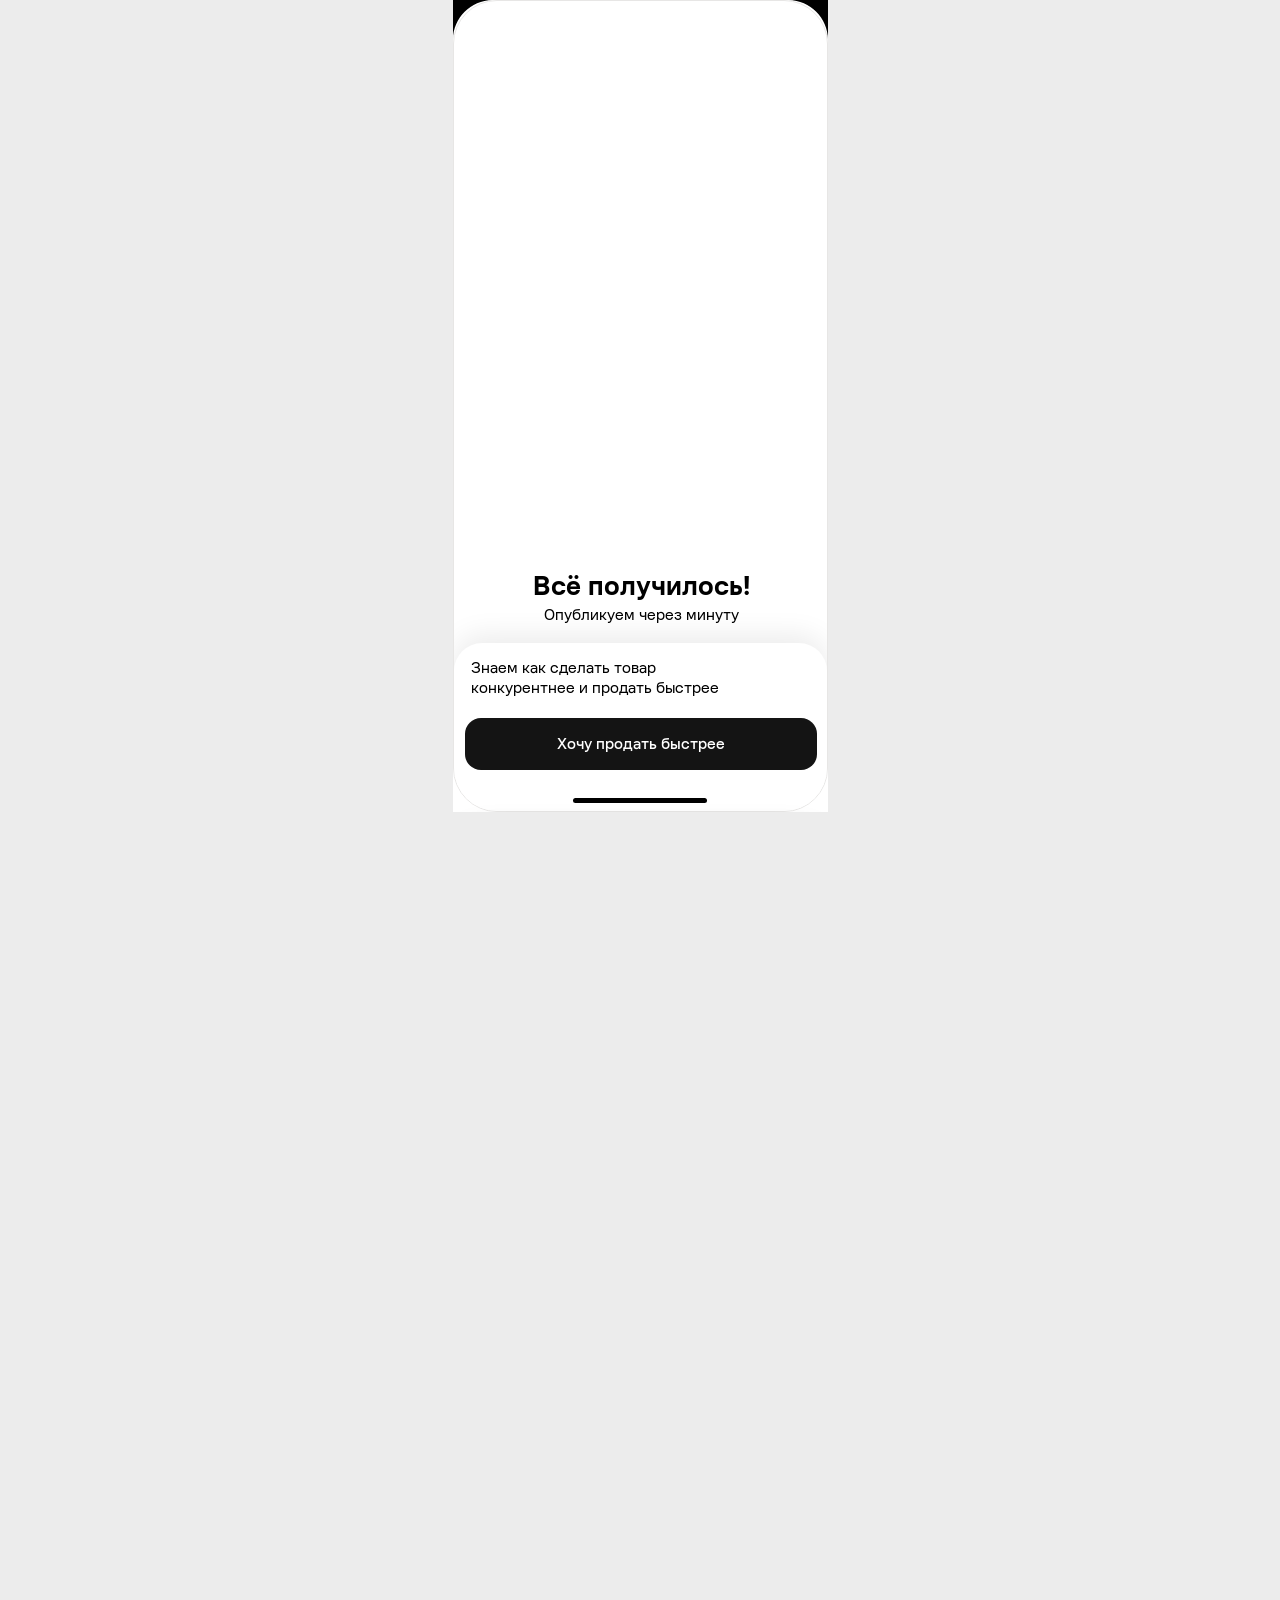
<file: index.html>
<!doctype html>
<html lang="ru">
<head>
  <meta charset="utf-8">
  <meta name="viewport" content="width=device-width, initial-scale=1">
  <meta http-equiv="refresh" content="0; url=./prototype/">
  <title>Промо-стрим 2026</title>
</head>
<body>
  <a href="./prototype/">Открыть прототип</a>
</body>
</html>
</file>
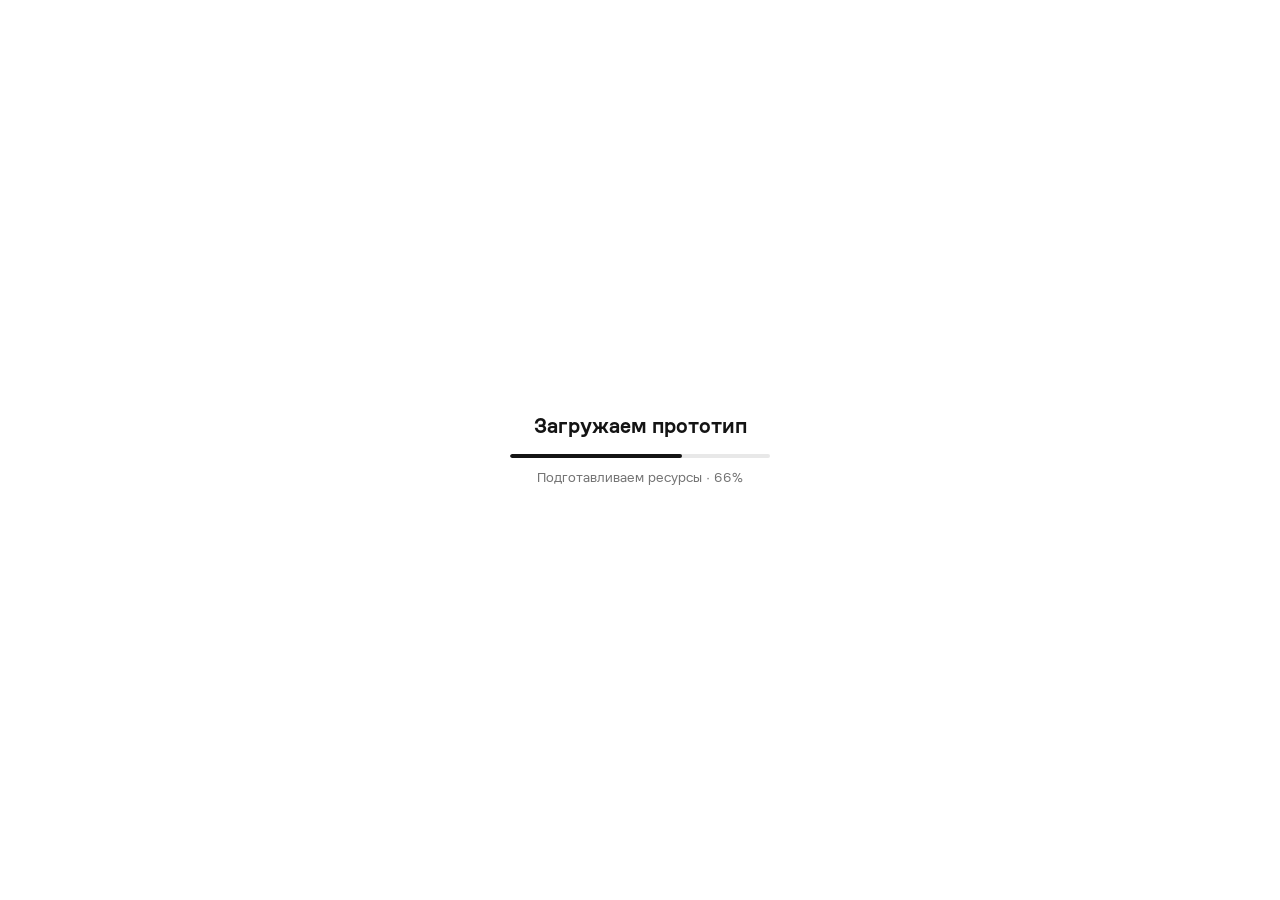
<file: advantages-viewer/index.html>
<!doctype html>
<html lang="ru">
<head>
  <meta charset="utf-8">
  <meta name="viewport" content="width=device-width, initial-scale=1, viewport-fit=cover">
  <meta name="theme-color" content="#ffffff">
  <meta name="description" content="Прототип с преимуществами на одном экране">
  <title>Промо-стрим 2026 — все преимущества</title>
  <link rel="icon" type="image/png" href="assets/icon-eye.png">
  <style>[hidden]{display:none!important}html,body{margin:0}#assetGate{position:fixed;inset:0;z-index:100;background:white;display:grid;place-items:center}</style>
  <link rel="stylesheet" href="style.css?v=90">
  <link rel="stylesheet" href="alternative.css?v=100">
  <link rel="stylesheet" href="viewer.css?v=98">
  <link rel="preload" as="image" href="assets/product-sneakers-v98.png">
</head>
<body>
  <div class="assetGate" id="assetGate">
    <div class="assetGateContent">
      <div role="status" aria-live="polite">
        <strong class="assetGateTitle">Загружаем прототип</strong>
        <div class="assetGateTrack"><span class="assetGateProgress" id="assetGateProgress"></span></div>
        <span class="assetGateStatus" id="assetGateStatus">Подготавливаем ресурсы · 0%</span>
      </div>
      <button id="assetGateRetry" class="viewerRetry" hidden>Повторить загрузку</button>
    </div>
  </div>
  <section class="scenarioChoice" id="scenarioChoice" aria-labelledby="scenarioChoiceTitle" hidden inert>
    <div class="scenarioChoiceContent">
      <h1 class="scenarioChoiceTitle" id="scenarioChoiceTitle" tabindex="-1">Выберите сценарий</h1>
      <button class="scenarioOption scenarioOptionFirst" data-scenario="free-d-plus"><span>1) Включена БД</span></button>
      <button class="scenarioOption scenarioOptionSecond" data-scenario="free-d-minus"><span>2) Выключена БД</span></button>
    </div>
  </section>
  <div class="stage viewerStage" id="viewerStage" hidden inert>
    <div class="viewerDevice">
      <div class="viewerDisplay">
        <main class="phone" id="app" aria-busy="true" inert>
          <div id="screen" class="recommendationsScreen">
            <header class="header" id="header">
              <nav class="nav">
                <button class="back" aria-label="Назад" data-action="back"><img src="assets/icon-back.png" alt=""></button>
                <button class="save" data-action="save-exit">Сохранить и выйти</button>
              </nav>
              <div class="compactWrap" aria-hidden="true"><div class="compactProduct" data-product-preview="compact"></div></div>
            </header>
            <div class="scroll" id="scroll">
              <section class="recommendationIntro">
                <div class="recommendationProduct" data-product-preview="full"></div>
                <div class="recommendationHeading">
                  <h1>Привлеките покупателей</h1>
                  <p>Эти инструменты помогут выделить<br>ваш товар среди других</p>
                </div>
              </section>
              <section class="recommendationSection" aria-labelledby="promotionTitle">
                <h2 id="promotionTitle">Специальные услуги</h2>
                <div class="recommendationCarousel" tabindex="0" aria-label="Карточки специальных услуг" data-card-group="promotion"></div>
              </section>
              <section class="recommendationSection" aria-labelledby="discountsTitle">
                <h2 id="discountsTitle">Скидки и акции</h2>
                <div class="recommendationCarousel" id="carousel" tabindex="0" aria-label="Карточки скидок и акций" data-card-group="discounts"></div>
              </section>
              <section class="recommendationSection" aria-labelledby="contentTitle">
                <h2 id="contentTitle">Контент и условия</h2>
                <div class="recommendationCarousel" tabindex="0" aria-label="Карточки контента и условий" data-card-group="content"></div>
              </section>
            </div>
            <footer class="footer recommendationFooter withoutPaidServices">
              <button class="recommendationTotals" data-sheet="total" aria-label="Показать детализацию итогов">
                <span class="totalRows">
                  <span class="totalRow" data-services-row hidden><span data-services-label>Платные услуги</span><span class="dots"></span><strong data-payment>0 ₽</strong></span>
                  <span class="totalRow"><span data-payout-label>Вы получите</span><span class="dots"></span><strong data-payout aria-live="polite">4 500 ₽</strong></span>
                </span>
                <span class="totalDetails"><img src="assets/icon-chevron.png" alt=""></span>
              </button>
              <button class="primary continueButton" data-action="complete">Готово</button>
            </footer>
          </div>
          <div class="overlay" id="overlay" hidden>
            <div class="scrim" data-action="close"></div>
            <section class="sheet" role="dialog" aria-modal="true" aria-labelledby="sheetTitle" tabindex="-1">
              <div class="handle"></div>
              <button class="close" aria-label="Закрыть" data-action="close"><img src="assets/sheets/close.svg" alt=""></button>
              <div id="sheetContent"></div>
            </section>
          </div>
          <div class="toast" id="toast" role="status"></div>
        </main>
      </div>
    </div>
  </div>
  <script src="preload.js?v=102"></script>
</body>
</html>
</file>
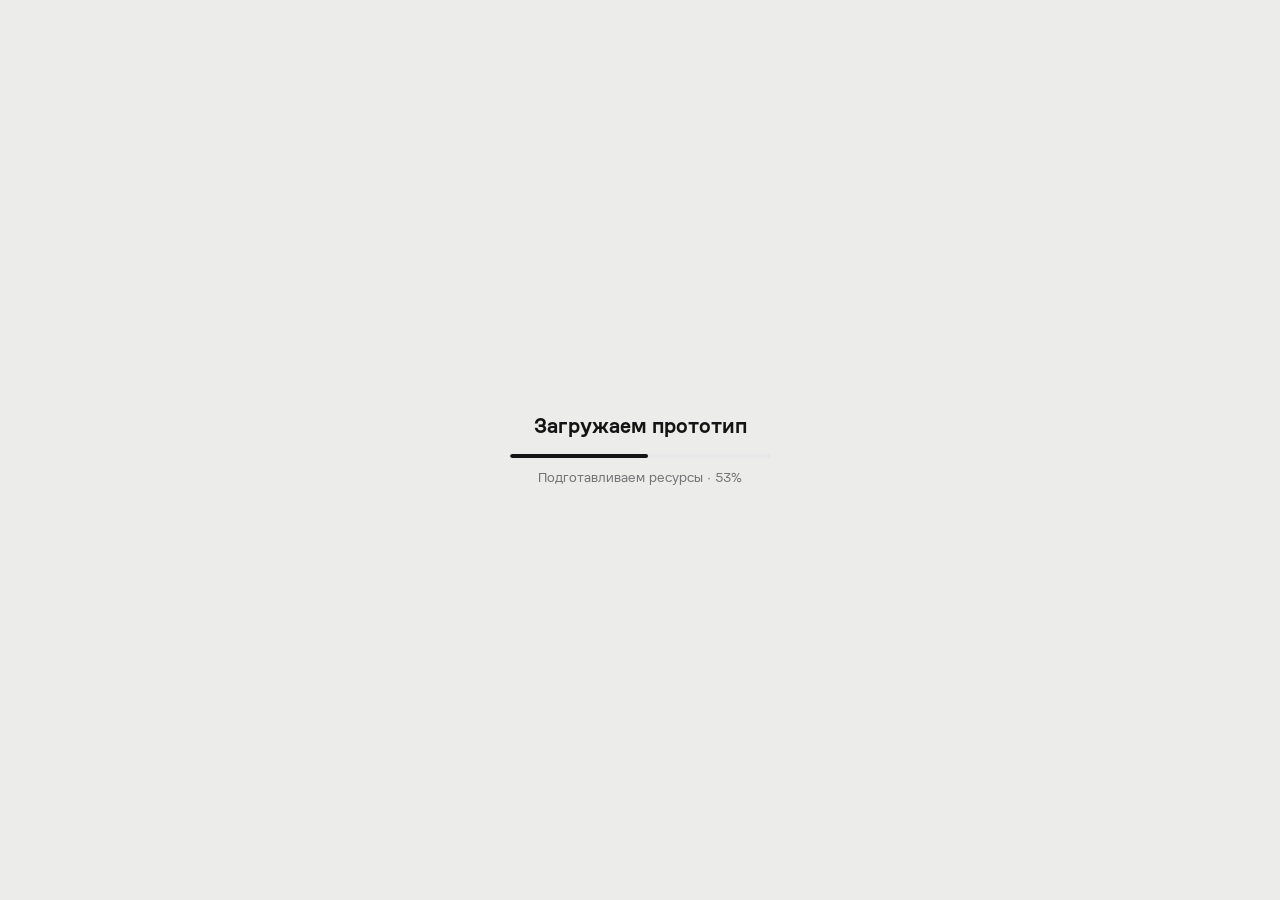
<file: discounts-viewer-static-success/index.html>
<!doctype html>
<html lang="ru"><head><meta charset="utf-8"><meta name="viewport" content="width=device-width, initial-scale=1, viewport-fit=cover"><meta name="theme-color" content="#ffffff"><meta name="description" content="Пошаговый прототип продвижения, оплаты и скидок с анимацией публикации"><title>Промо-стрим 2026 — публикация с конфетти</title><link rel="icon" type="image/png" href="assets/icon-eye.png"><style>[hidden]{display:none!important}html,body{margin:0}#assetGate{position:fixed;inset:0;z-index:100;background:white;display:grid;place-items:center}</style><link rel="stylesheet" href="style.css?v=71"><link rel="stylesheet" href="viewer.css?v=5"><link rel="preload" as="image" href="assets/product-sneakers-v64.png"></head>
<body><div class="assetGate" id="assetGate"><div class="assetGateContent"><div role="status" aria-live="polite"><strong class="assetGateTitle">Загружаем прототип</strong><div class="assetGateTrack"><span class="assetGateProgress" id="assetGateProgress"></span></div><span class="assetGateStatus" id="assetGateStatus">Подготавливаем ресурсы · 0%</span></div><button id="assetGateRetry" class="viewerRetry" hidden>Повторить загрузку</button></div></div>
<section class="scenarioChoice" id="scenarioChoice" aria-label="Выбор сценария" tabindex="-1" hidden inert><div class="scenarioChoiceCanvas"><button class="scenarioOption scenarioOptionFirst" data-scenario="free-d-plus"><span>Сценарий 1</span><strong>Включена БД</strong></button><button class="scenarioOption scenarioOptionSecond" data-scenario="free-d-minus"><span>Сценарий 2</span><strong>Выключена БД</strong></button></div></section>
<div class="stage viewerStage" id="viewerStage" hidden inert><main class="phone" id="app" aria-busy="true" inert>
<div id="screen"><header class="header" id="header"><nav class="nav"><button class="back" aria-label="Назад" data-action="back"><img src="assets/icon-back.png" alt=""></button></nav><div class="compactWrap" aria-hidden="true"><div class="compactProduct"><img src="assets/product-sneakers-v64.png" alt=""><div class="productInfo"><div class="price"><strong data-price>5 000 ₽</strong><del data-old hidden aria-label="5 000 ₽"><img class="oldPriceImage" src="assets/old-price-header.png" alt="5 000 ₽"></del></div><div class="badges smallBadges" data-badges></div></div></div></div></header>
<div class="scroll" id="scroll"><section class="intro"><h1 class="title"><img src="assets/page-title.png" alt="Привлеките покупателей"></h1><div class="product"><img src="assets/product-sneakers-v64.png" alt="Кроссовки Nike"><div class="productInfo"><div class="price"><strong data-price>5 000 ₽</strong><del data-old hidden aria-label="5 000 ₽"><img class="oldPriceImage" src="assets/old-price-header.png" alt="5 000 ₽"></del></div><span class="productName">Кроссовки Nike</span><div class="badges" data-badges></div></div></div><div class="visibility"><img src="assets/icon-eye.png" alt="">Скидки повышают просмотры до&nbsp;x3</div></section>
<section class="options"><div class="sales"><div class="salesTitle"><strong>Распродажи</strong><button aria-label="Как работают распродажи" class="help" data-sheet="sales"><img src="assets/icon-help.png" alt=""></button></div><div class="carousel" id="carousel" aria-label="Распродажи" tabindex="0">
<article class="saleCard"><div class="cardHeading"><img src="assets/sale-hvatamba.png" alt=""><strong>Хватамба</strong><button class="toggle" role="switch" aria-checked="false" aria-label="Участие в Хватамбе" data-toggle="hvatamba"><img src="assets/toggle-off.png" alt=""></button></div><p class="description">12 авг – 20 сен · ещё 7 дней.<br>Товары продаются до&nbsp;41% быстрее</p><div class="saleFooter"><button class="pill" data-sheet="hvatamba"><span>Скидка <span data-percent="hvatamba">10</span>%</span> <img class="chevron" src="assets/icon-chevron.png" alt=""></button><div class="salePrice"><del aria-label="5 000 ₽"><img class="oldPriceImage" src="assets/old-price-sale.png" alt="5 000 ₽"></del><span id="hvatambaPrice">4 500 ₽</span></div></div></article>
<article class="saleCard"><div class="cardHeading"><img src="assets/sale-lovita.png" alt=""><strong>Ловита</strong><button class="toggle" role="switch" aria-checked="false" aria-label="Участие в Ловите" data-toggle="lovita"><img src="assets/toggle-off.png" alt=""></button></div><p class="description">28 авг – 12 дек · ещё 128 дней<br>Распродажа по‑новому</p><div class="saleFooter"><button class="pill" data-sheet="lovita"><span>Скидка <span data-percent="lovita">20</span>%</span> <img class="chevron" src="assets/icon-chevron.png" alt=""></button><div class="salePrice"><del aria-label="5 000 ₽"><img class="oldPriceImage" src="assets/old-price-sale.png" alt="5 000 ₽"></del><span id="lovitaPrice">4 000 ₽</span></div></div></article>
</div></div>
<article class="optionCard"><div class="cardHeading"><img src="assets/delivery-discount.png" alt=""><strong>Скидка на&nbsp;доставку</strong><button class="toggle" role="switch" aria-checked="false" aria-label="Скидка на доставку" data-toggle="delivery"><img src="assets/toggle-off.png" alt=""></button></div><p class="description" id="deliveryDescription">До&nbsp;2,5 раз больше шансов на&nbsp;продажу. Привлеките покупателей из&nbsp;регионов</p><button class="pill" data-sheet="delivery"><span id="deliveryValue">350 ₽</span> <img class="chevron" src="assets/icon-chevron.png" alt=""></button></article>
<article class="optionCard"><div class="cardHeading"><img src="assets/quantity-discount.png" alt=""><strong>Скидка за&nbsp;количество</strong><button class="toggle" role="switch" aria-checked="false" aria-label="Скидка за количество" data-toggle="quantity"><img src="assets/toggle-off.png" alt=""></button></div><p class="description">Предлагайте скидку за&nbsp;покупку нескольких товаров — разных или одинаковых</p><button class="pill" data-sheet="quantity"><span id="quantityValue">10% от&nbsp;3 товаров</span> <img class="chevron" src="assets/icon-chevron.png" alt=""></button></article>
</section></div>
<footer class="footer"><button class="total" data-sheet="total"><span>Вы получите</span><span class="dots"></span><strong data-payout aria-live="polite">4 500 ₽</strong><img class="totalHelp" src="assets/question-outline.svg" alt=""></button><button class="primary continueButton" aria-label="Готово">Готово</button></footer></div>
<div class="overlay" id="overlay" hidden><div class="scrim" data-action="close"></div><section class="sheet" role="dialog" aria-modal="true" aria-labelledby="sheetTitle" tabindex="-1"><div class="handle"></div><button class="close" aria-label="Закрыть" data-action="close">×</button><div id="sheetContent"></div></section></div>
<div class="toast" id="toast" role="status"></div>
</main></div><script src="preload.js?v=viewer-31"></script></body></html>
</file>
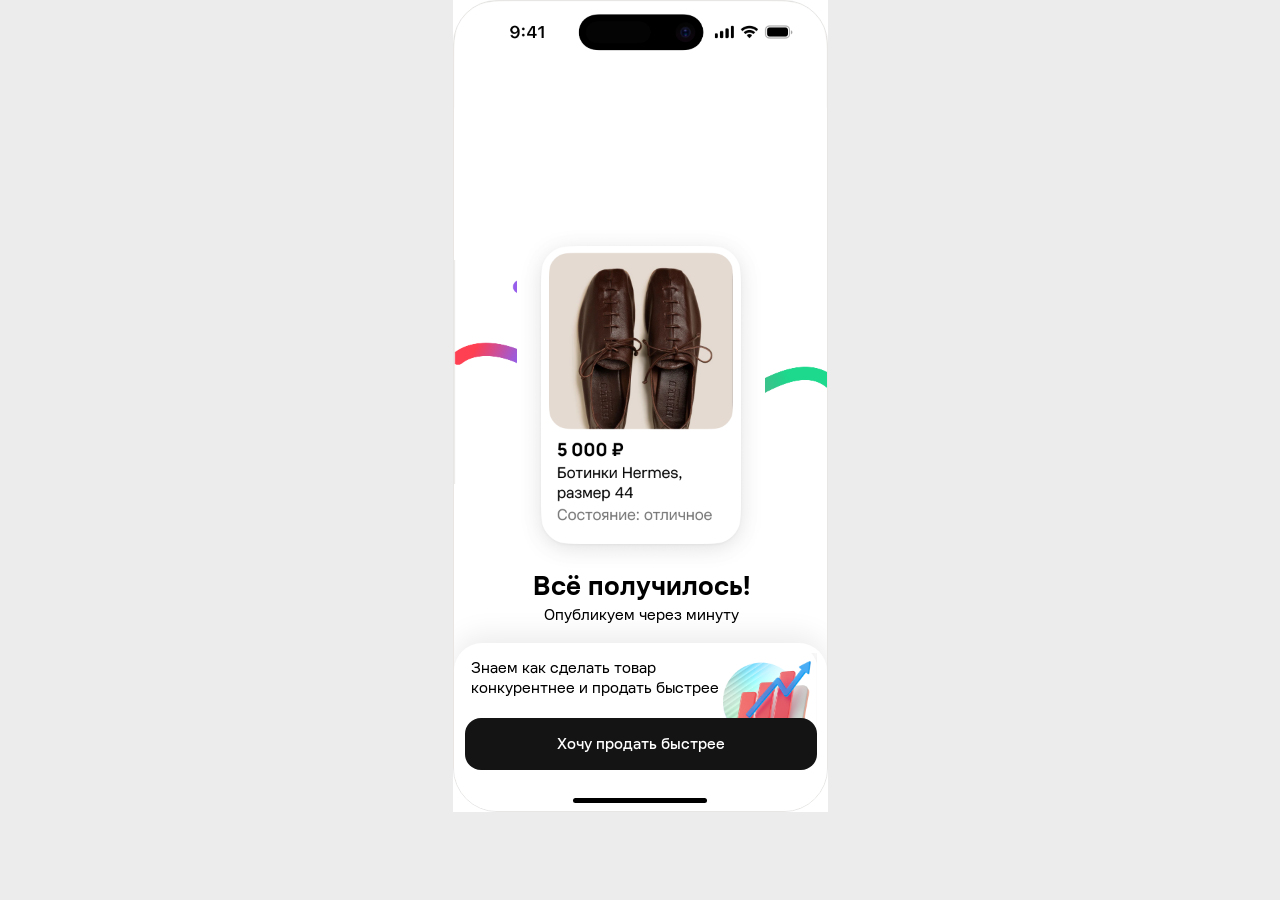
<file: prototype-two-step/index.html>
<!doctype html>
<html lang="ru">
  <head>
    <meta charset="UTF-8">
    <meta name="viewport" content="width=device-width, initial-scale=1, viewport-fit=cover, user-scalable=no">
    <meta name="theme-color" content="#ffffff">
    <title>Продать быстрее — два шага</title>
    <link rel="preload" href="../assets/fonts/AvitoSansText-Regular.woff2" as="font" type="font/woff2" crossorigin>
    <link rel="preload" href="../assets/fonts/AvitoSansText-Medium.woff2" as="font" type="font/woff2" crossorigin>
    <link rel="preload" href="../assets/fonts/AvitoSansText-Bold.woff2" as="font" type="font/woff2" crossorigin>
    <link rel="preload" href="../assets/fonts/Manrope_Cut_008-Medium.woff2" as="font" type="font/woff2" crossorigin>
    <link rel="preload" href="../assets/success-product-card.png" as="image">
    <link rel="preload" href="../assets/two-step/check-selected.svg" as="image">
    <link rel="preload" href="../assets/two-step/switch-off.svg" as="image">
    <link rel="preload" href="../assets/two-step/switch-on.svg" as="image">
    <link rel="preload" href="../assets/two-step/promo-balloon.png" as="image">
    <link rel="preload" href="../assets/two-step/promo-plane.png" as="image">
    <link rel="preload" href="../assets/two-step/promo-rocket.png" as="image">
    <link rel="stylesheet" href="./styles.css?v=4">
  </head>
  <body>
    <main class="device" data-device>
      <section class="screen start-screen is-active" data-screen="start" aria-label="Объявление опубликовано">
        <img class="start-navbar" src="../assets/success-navbar.png" alt="">
        <img class="start-loop" src="../assets/success-loop-base.png" alt="">
        <img class="start-product" src="../assets/success-product-card.png" alt="Ботинки Hermes, размер 44">
        <div class="start-copy">
          <h1>Всё получилось!</h1>
          <p>Опубликуем через минуту</p>
        </div>
        <footer class="start-footer">
          <div class="start-offer">
            <p>Знаем как сделать товар<br>конкурентнее и продать быстрее</p>
            <img src="../assets/success-banner-art.png" alt="">
            <button class="primary-button start-button" type="button" data-start data-debug-label="К шагу 1">Хочу продать быстрее</button>
          </div>
          <div class="home-indicator"></div>
        </footer>
      </section>

      <section class="screen step-screen" data-screen="step-one" aria-label="Шаг 1 из 2">
        <div class="step-scroll" data-step-one-scroll>
          <header class="step-header step-one-header">
            <span class="step-pill">Шаг 1 из 2</span>
            <h1>Нужно поднять заметность</h1>
            <p>Ваше объявление новое, оно будет низко<br>в поиске и рекомендациях</p>
          </header>

          <section class="promotion-card" data-promotion-card>
            <h2>Продвижение</h2>
            <p>Гарантированно поднимает товар<br>в поиске и дает прирост просмотров</p>
            <button class="switch" type="button" role="switch" data-toggle="promotion" aria-label="Продвижение" data-debug-label="Продвижение"></button>
            <div class="promotion-controls">
              <div class="day-chips" data-day-chips></div>
              <div class="budget-carousel" data-budget-carousel></div>
            </div>
            <img class="promotion-off-art" src="../assets/two-step/promo-balloon-large.png" alt="">
          </section>

          <h2 class="visibility-heading">Выделение</h2>
          <div class="visibility-list">
            <article class="feature-card">
              <div class="feature-copy">
                <h3>XL размер объявления</h3>
                <p>Больше бюджет → чаще<br>в топе поиска и рекомендаций</p>
                <span class="feature-chip">7 дней · 100 ₽</span>
              </div>
              <button class="switch" type="button" role="switch" data-toggle="xl" aria-label="XL размер объявления" data-debug-label="XL размер"></button>
            </article>
            <article class="feature-card">
              <div class="feature-copy">
                <h3>Выделение цены цветом</h3>
                <p>Больше бюджет → чаще<br>в топе поиска и рекомендаций</p>
                <span class="feature-chip">7 дней · 100 ₽</span>
              </div>
              <button class="switch" type="button" role="switch" data-toggle="color" aria-label="Выделение цены цветом" data-debug-label="Цвет цены"></button>
            </article>
          </div>
          <div class="step-one-spacer"></div>
          <footer class="checkout-footer step-one-footer" data-step-one-footer>
            <div class="product-score">
              <span class="product-thumb"><img src="../assets/two-step/product-thumbnail.png" alt="Коричневые ботинки"></span>
              <div class="product-score-copy">
                <strong>5 000 ₽</strong>
                <span class="score-line"><i class="score-bars" data-step-one-bars></i><span data-step-one-score>Заметность максимальная</span></span>
              </div>
            </div>
            <button class="summary-trigger" type="button" data-open-step-one-summary data-debug-label="Итого шага 1">
              <span data-step-one-summary>3 преимущества</span>
              <i></i>
              <strong data-step-one-total>300 ₽</strong>
              <span class="chevron"></span>
            </button>
            <button class="primary-button footer-button" type="button" data-next-step data-debug-label="Далее без шторки">Далее</button>
            <div class="home-indicator"></div>
          </footer>
        </div>
      </section>

      <section class="screen step-screen" data-screen="step-two" aria-label="Шаг 2 из 2">
        <div class="step-scroll step-two-scroll">
          <header class="step-header step-two-header">
            <span class="step-pill">Шаг 2 из 2</span>
            <h1>Сделайте товар<br>выгоднее</h1>
            <p>Больше 67% конкурентов дают скидки<br>→ делают товар выгоднее и продают чаще</p>
          </header>

          <section class="discount-card delivery-card">
            <div class="discount-copy">
              <h2>Скидка на доставку</h2>
              <p>Больше бюджет → чаще<br>в топе поиска и рекомендаций</p>
              <div class="discount-chips" data-delivery-chips></div>
            </div>
            <button class="switch" type="button" role="switch" data-toggle="delivery" aria-label="Скидка на доставку" data-debug-label="Скидка доставки"></button>
            <img src="../assets/two-step/delivery-art.png" alt="Машина доставки">
          </section>

          <section class="discount-card product-discount-card">
            <div class="discount-copy">
              <h2>Скидка на товар</h2>
              <p>Больше бюджет → чаще<br>в топе поиска и рекомендаций</p>
              <div class="discount-chips" data-product-discount-chips></div>
            </div>
            <button class="switch" type="button" role="switch" data-toggle="productDiscount" aria-label="Скидка на товар" data-debug-label="Скидка товара"></button>
            <img src="../assets/two-step/discount-art.png" alt="Процент скидки">
          </section>
          <footer class="checkout-footer step-two-footer">
            <div class="product-score step-two-product">
              <span class="product-thumb"><img src="../assets/two-step/product-thumbnail.png" alt="Коричневые ботинки"></span>
              <div class="product-score-copy">
                <div class="price-row"><strong data-current-price>4 500 ₽</strong><s data-old-price>5 000 ₽</s></div>
                <span class="score-line"><i class="score-bars benefit-bars" data-step-two-bars></i><span data-step-two-score>Заметная выгода</span></span>
              </div>
            </div>
            <button class="two-step-summary-trigger" type="button" data-open-final-summary data-debug-label="Итого двух шагов">
              <span class="summary-row"><span data-discount-count>2 скидки</span><i></i><strong data-discount-total>до 600 ₽</strong></span>
              <span class="summary-row"><span data-benefit-count>3 преимущества</span><i></i><strong data-benefit-total>300 ₽</strong></span>
              <span class="chevron"></span>
            </button>
            <button class="primary-button footer-button" type="button" data-finish data-debug-label="Продолжить без шторки">Далее</button>
            <div class="home-indicator"></div>
          </footer>
        </div>
      </section>

      <div class="backdrop" data-backdrop></div>

      <section class="bottom-sheet first-summary-sheet" data-sheet="step-one-summary" aria-label="Итого первого шага" aria-hidden="true">
        <div class="sheet-handle"></div>
        <button class="sheet-close" type="button" data-close-sheet aria-label="Закрыть" data-debug-label="Закрыть"></button>
        <h2>Итого</h2>
        <div class="sheet-lines" data-step-one-lines></div>
        <button class="primary-button sheet-continue" type="button" data-sheet-next data-debug-label="К шагу 2">Далее: к настройке выгод</button>
        <p class="payment-caption">*Оплата преимуществ на последнем шаге</p>
        <div class="home-indicator"></div>
      </section>

      <section class="bottom-sheet final-summary-sheet" data-sheet="final-summary" aria-label="Итого двух шагов" aria-hidden="true">
        <div class="sheet-handle"></div>
        <button class="sheet-close" type="button" data-close-sheet aria-label="Закрыть" data-debug-label="Закрыть"></button>
        <h2>Итого</h2>
        <section class="final-section final-benefits">
          <h3>Платные преимущества</h3>
          <div class="sheet-lines" data-final-benefit-lines></div>
        </section>
        <section class="final-section final-discounts" data-final-discounts>
          <h3>Скидки</h3>
          <div class="sheet-lines" data-final-discount-lines></div>
        </section>
        <div class="pay-now"><strong>Заплатить сейчас</strong><i></i><span data-pay-total>300 ₽</span></div>
        <div class="free-note"><strong>*0 ₽</strong> за подключение скидок вы ничего не платите</div>
        <footer class="final-sheet-footer">
          <div class="final-product">
            <img src="../assets/initial-summary-product.png" alt="Коричневые ботинки">
            <div><strong data-payout>от 4 400 ₽</strong><span>Получите за товар когда его купят</span></div>
          </div>
          <button class="primary-button final-pay-button" type="button" data-pay data-debug-label="Оплатить">Оплатить <span data-pay-button-total>300 ₽</span></button>
          <div class="home-indicator"></div>
        </footer>
      </section>

      <div class="toast" data-toast role="status" aria-live="polite"></div>
    </main>
    <script src="./app.js?v=4"></script>
  </body>
</html>
</file>
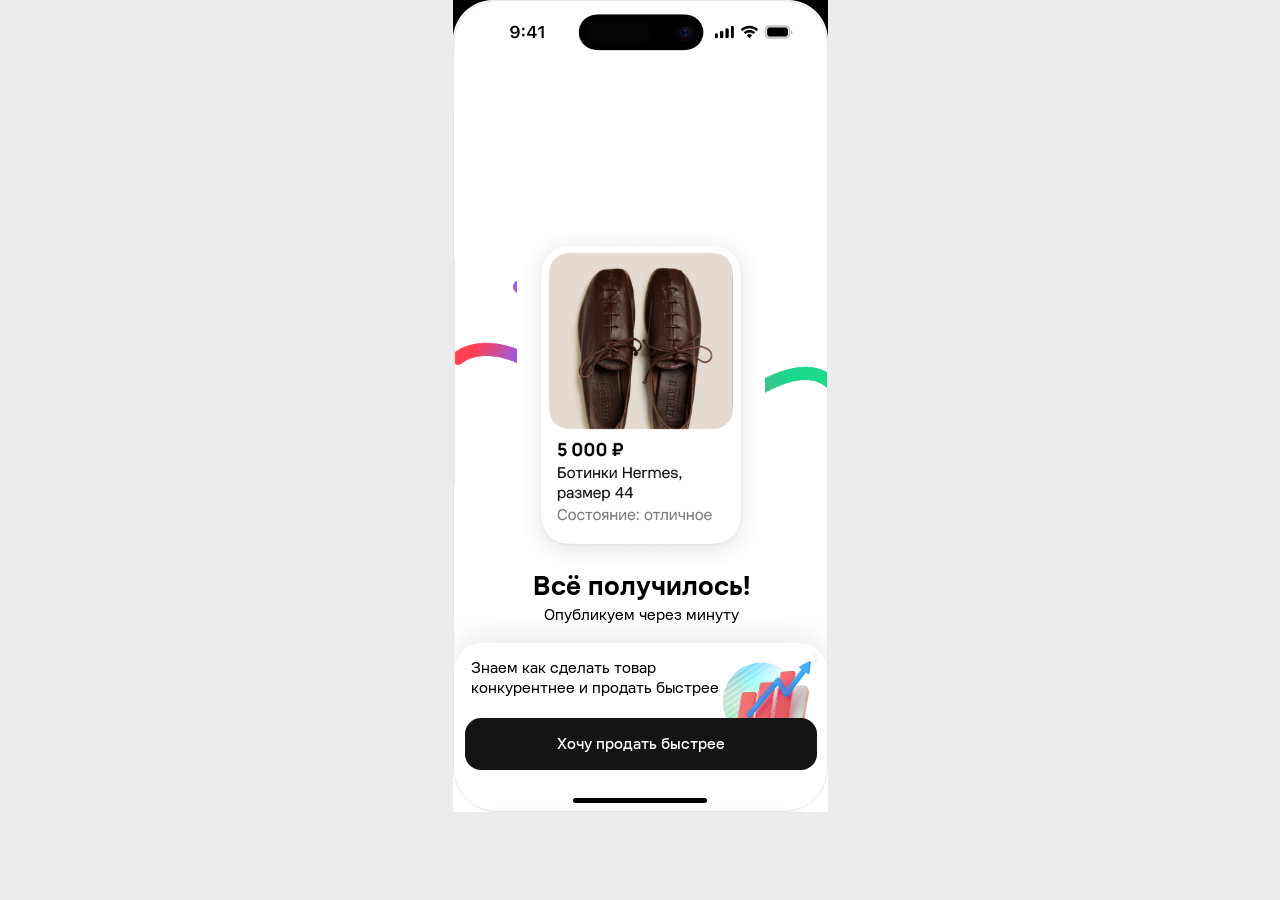
<file: prototype/index.html>
<!doctype html>
<html lang="ru">
  <head>
    <meta charset="UTF-8">
    <meta name="viewport" content="width=device-width, initial-scale=1, viewport-fit=cover, user-scalable=no">
    <meta name="theme-color" content="#ffffff">
    <title>Сделайте товар конкурентнее</title>
    <link rel="preload" href="../assets/fonts/AvitoSansText-Regular.woff2" as="font" type="font/woff2" crossorigin>
    <link rel="preload" href="../assets/fonts/AvitoSansText-Medium.woff2" as="font" type="font/woff2" crossorigin>
    <link rel="preload" href="../assets/fonts/AvitoSansText-Bold.woff2" as="font" type="font/woff2" crossorigin>
    <link rel="preload" href="../assets/fonts/AvitoSansText-ExtraBold.woff2" as="font" type="font/woff2" crossorigin>
    <link rel="preload" href="../assets/initial-summary-product.png" as="image">
    <link rel="stylesheet" href="./styles.css?v=3">
  </head>
  <body>
    <main class="device" data-device>
      <div class="main-scroll" data-main-scroll>
        <img class="status-bar" src="../assets/status-bar.svg" alt="">
        <h1 class="page-title">Сделайте ваш товар<br>конкурентнее</h1>

        <section class="recommendation" data-recommendation>
          <div class="recommendation-header">
            <div class="recommendation-title">
              <img src="../assets/ai-sparkle.svg" alt="">
              <span>Советует нейросеть</span>
            </div>
            <button class="master-toggle" type="button" data-master-toggle>Отключить</button>
          </div>
          <div class="recommendation-panel">
            <div class="benefit-list" data-recommended-list></div>
          </div>
        </section>

        <section class="additional">
          <h2>Сделать ещё круче</h2>
          <div class="additional-panel">
            <div class="benefit-list" data-additional-list></div>
          </div>
        </section>
        <div class="scroll-safe-area"></div>
      </div>

      <footer class="checkout-footer" data-checkout-footer>
        <div class="product-result">
          <img class="product-result-image" data-product-thumbnail src="../assets/product-thumbnail.png" alt="Коричневые туфли">
          <div class="product-result-copy">
            <div class="product-result-price">
              <strong data-current-price>4 500 ₽</strong>
              <span data-old-price>5 000 ₽</span>
            </div>
            <button class="competition-link" type="button" data-open-sheet="competition">
              <span data-competition-label>Высокая конкурентность</span>
              <img src="../assets/question.svg" alt="Подробнее">
            </button>
          </div>
        </div>
        <button class="benefits-summary" type="button" data-open-sheet="summary">
          <span data-summary-label>4 преимущества, 2 платных</span>
          <span class="summary-price" data-summary-price>150 ₽ <s>320 ₽</s></span>
          <img src="../assets/chevron-down.svg" alt="Открыть">
        </button>
        <button class="primary-button checkout-button" type="button" data-continue>Продолжить</button>
        <div class="home-indicator"></div>
      </footer>

      <section class="success-screen" data-success-screen aria-label="Объявление опубликовано" aria-hidden="false">
        <img class="success-navbar" src="../assets/success-navbar.png" alt="">
        <div class="success-product-stage" aria-hidden="true">
          <img class="success-loop" src="../assets/success-loop-base.png" alt="">
          <img class="success-product-card" src="../assets/success-product-card.png" alt="">
        </div>
        <div class="success-copy">
          <h1>Всё получилось!</h1>
          <p>Опубликуем через минуту</p>
        </div>
        <div class="success-footer">
          <div class="success-offer">
            <p>Знаем как сделать товар<br>конкурентнее и продать быстрее</p>
            <img src="../assets/success-banner-art.png" alt="">
            <button class="primary-button success-cta" type="button" data-start-recommendations>Хочу продать быстрее</button>
          </div>
          <div class="home-indicator"></div>
        </div>
      </section>

      <div class="backdrop" data-backdrop></div>

      <section class="sheet product-sheet" data-sheet="product" aria-label="Скидка на товар" aria-hidden="true">
        <div class="sheet-scroll">
          <div class="sheet-hero product-hero">
            <div class="sheet-handle"></div>
            <img class="product-hero-image" src="../assets/product-hero.png" alt="Иллюстрация скидки">
          </div>
          <button class="sheet-close" type="button" data-close-sheet><img src="../assets/close.svg" alt="Закрыть"></button>
          <div class="sheet-content product-content">
            <h2>Хватамба</h2>
            <p>Объявление станет заметнее — появится значок «Скидка» и перечёркнутая цена. Скидку проверим <a href="#">по правилам</a></p>
            <div class="discount-input"><span data-product-value>10%</span><button type="button" data-clear-product><img src="../assets/close.svg" alt="Очистить"></button></div>
            <div class="choice-chips" data-product-chips></div>
          </div>
        </div>
        <div class="sheet-purchase-footer">
          <div class="sheet-product-result">
            <img src="../assets/product-thumbnail.png" alt="Коричневые туфли">
            <div><strong>4 500 ₽ <s>5 000 ₽</s></strong><span>Хорошая скидка</span></div>
          </div>
          <button class="primary-button" type="button" data-apply-product>Продолжить</button>
          <div class="home-indicator"></div>
        </div>
      </section>

      <section class="sheet delivery-sheet" data-sheet="delivery" aria-label="Скидка на доставку" aria-hidden="true">
        <div class="sheet-scroll">
          <div class="sheet-hero delivery-hero">
            <div class="sheet-handle"></div>
            <img src="../assets/delivery-hero.png" alt="Автомобиль доставки">
          </div>
          <button class="sheet-close" type="button" data-close-sheet><img src="../assets/close.svg" alt="Закрыть"></button>
          <div class="sheet-content delivery-content">
            <h2>Скидка на доставку</h2>
            <p>Чем выше скидка, тем дешевле доставка для покупателя</p>
            <h3>Выберите сумму</h3>
            <div class="delivery-control">
              <div class="delivery-value"><span data-delivery-value>200 ₽</span><button type="button" data-clear-delivery><img src="../assets/close.svg" alt="Очистить"></button></div>
              <input type="range" min="50" max="1500" step="50" value="200" data-delivery-range aria-label="Скидка на доставку">
              <div class="range-labels"><span>50</span><span>1 500</span></div>
            </div>
            <div class="delivery-banner"><strong data-delivery-banner-title>Оптимально — 200 ₽.</strong> <span data-delivery-banner-copy>Для 50% покупателей доставка будет бесплатной, остальным скидка.</span></div>
          </div>
        </div>
        <div class="sheet-purchase-footer">
          <div class="sheet-product-result delivery-result">
            <img src="../assets/product-thumbnail.png" alt="Коричневые туфли">
            <div><strong data-payout-price>от 4 300 ₽</strong><span>Выплатим при покупке с доставкой. Вычтем меньше, если выйдет дешевле</span></div>
          </div>
          <button class="primary-button" type="button" data-apply-delivery>Продолжить</button>
          <div class="home-indicator"></div>
        </div>
      </section>

      <section class="sheet promotion-sheet" data-sheet="promotion" aria-label="Поднять в поиске" aria-hidden="true">
        <div class="sheet-scroll promotion-scroll">
          <div class="sheet-handle"></div>
          <button class="sheet-close" type="button" data-close-sheet><img src="../assets/close.svg" alt="Закрыть"></button>
          <div class="promotion-content">
            <h2>Продвижение</h2>
            <p>Чем больше бюджет, тем чаще объявление попадает в топ поиска и рекомендаций.</p>
            <h3>Количество дней</h3>
            <div class="duration-chips" data-duration-chips></div>
            <h3>Бюджет</h3>
            <div class="budget-cards" data-budget-cards></div>
          </div>
          <div class="promotion-bottom-space"></div>
        </div>
        <div class="promotion-footer">
          <div class="promotion-total"><span data-promotion-days>23</span><p data-promotion-result>Когда объявление соберёт столько контактов, оно опустится в поиске</p></div>
          <button class="promotion-done" type="button" data-apply-promotion>Готово</button>
          <div class="home-indicator"></div>
        </div>
      </section>

      <section class="sheet summary-sheet" data-sheet="summary" aria-label="Итого" aria-hidden="true">
        <div class="sheet-handle"></div>
        <button class="sheet-close" type="button" data-close-sheet><img src="../assets/close.svg" alt="Закрыть"></button>
        <h2>Итого</h2>
        <section class="summary-section summary-section-paid">
          <h3>Платные преимущества</h3>
          <div class="summary-lines">
            <div class="summary-line"><span>Продвижение на 7 дней</span><span class="summary-line-dot"></span><span>100 ₽</span></div>
            <div class="summary-line"><span>XL размер объявления</span><span class="summary-line-dot"></span><span>100 ₽</span></div>
          </div>
        </section>
        <section class="summary-section summary-section-discounts">
          <h3>Скидки</h3>
          <div class="summary-lines">
            <div class="summary-line"><span>Скидка на товар</span><span class="summary-line-dot"></span><span class="summary-line-value"><span class="summary-old-price">500 ₽</span><span class="summary-free-price">0 ₽</span></span></div>
            <div class="summary-line"><span>Скидка на доставку</span><span class="summary-line-dot"></span><span class="summary-line-value"><span class="summary-old-price">до 100 ₽</span><span class="summary-free-price">0 ₽</span></span></div>
          </div>
        </section>
        <div class="summary-pay-row">
          <strong>Заплатить сейчас</strong>
          <span class="summary-line-dot"></span>
          <span>300 ₽</span>
        </div>
        <div class="summary-note"><strong>*0 ₽</strong> за подключение скидок вы ничего не платите</div>
        <div class="summary-footer">
          <div class="summary-product-result">
            <img src="../assets/initial-summary-product.png" alt="Коричневые ботинки">
            <div><strong>от 4 400 ₽</strong><span>Получите за товар когда его купят</span></div>
          </div>
          <button class="primary-button summary-cta" type="button" data-summary-apply>Оплатить 300 ₽</button>
          <div class="home-indicator"></div>
        </div>
      </section>

      <section class="sheet competition-sheet" data-sheet="competition" aria-label="Конкурентность" aria-hidden="true">
        <div class="sheet-hero competition-hero"><div class="sheet-handle"></div><img src="../assets/competition-hero.png" alt="График роста"></div>
        <button class="sheet-close" type="button" data-close-sheet><img src="../assets/close.svg" alt="Закрыть"></button>
        <div class="competition-content">
          <h2>Конкурентность</h2>
          <p data-competition-description>Сравниваем товары разных продавцов и определяем, что помогает продавать</p>
          <div class="competition-tabs" data-competition-tabs></div>
          <div class="competition-list" data-competition-list></div>
        </div>
        <div class="home-indicator"></div>
      </section>

      <div class="toast" data-toast role="status" aria-live="polite"></div>
    </main>
    <script src="./app.js?v=3"></script>
  </body>
</html>
</file>
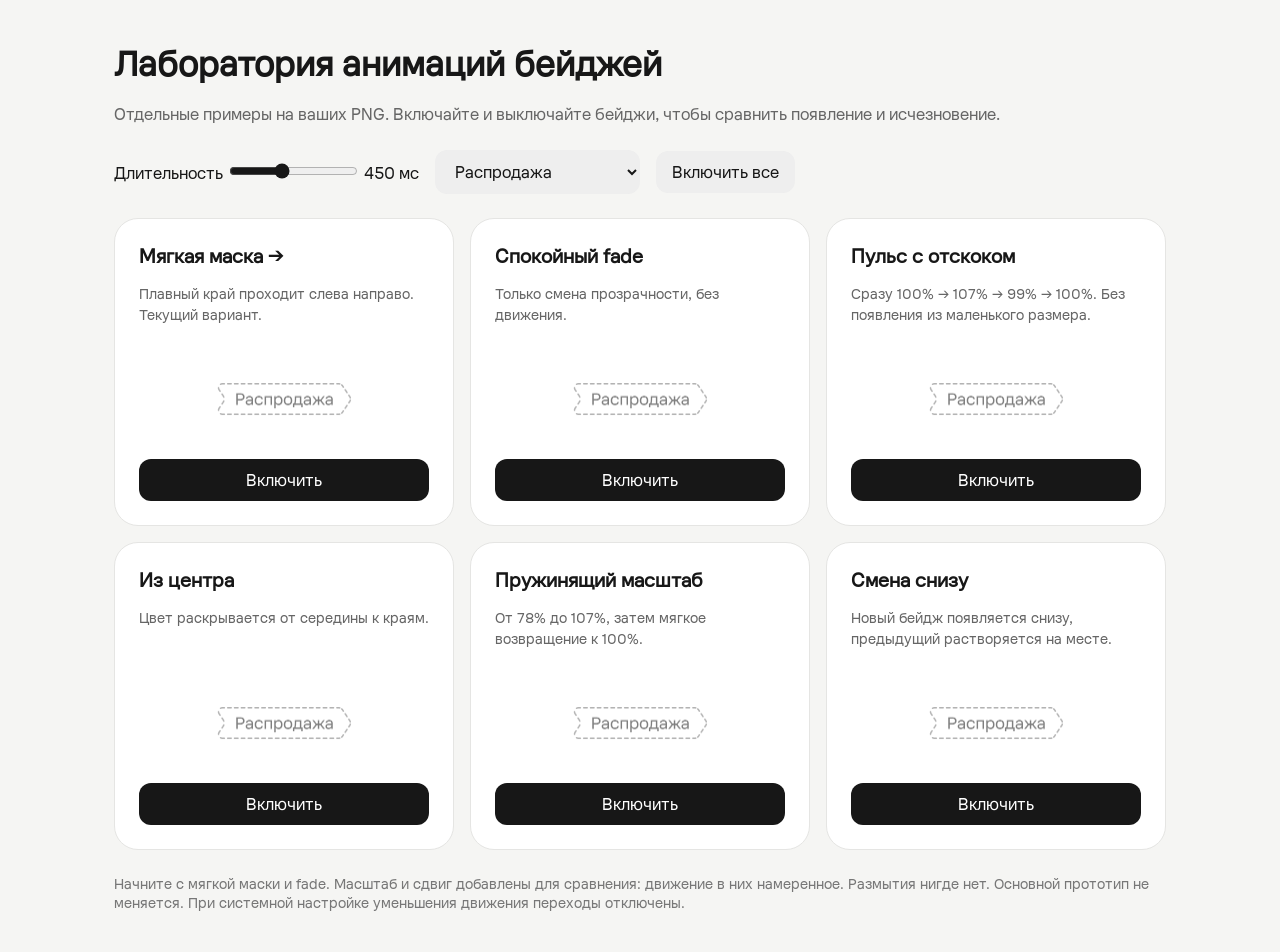
<file: advantages-viewer/animations.html>
<!doctype html>
<html lang="ru"><meta charset="utf-8"><meta name="viewport" content="width=device-width,initial-scale=1"><title>Анимации бейджей</title>
<style>
@font-face{font-family:Avito;src:url(fonts/AvitoSansText-Regular.woff2)}
*{box-sizing:border-box}body{margin:0;background:#f5f5f3;color:#171717;font-family:Avito,Arial,sans-serif}main{max-width:1100px;margin:auto;padding:40px 24px}h1{font-size:34px;margin:0 0 12px}p{color:#666;line-height:1.5}.controls{display:flex;gap:16px;flex-wrap:wrap;align-items:center;margin:24px 0}.grid{display:grid;grid-template-columns:repeat(auto-fit,minmax(290px,1fr));gap:16px}.card{background:white;border:1px solid #e5e5e3;border-radius:24px;padding:24px}h2{font-size:19px;margin:0 0 8px}.card p{font-size:14px;min-height:42px}.demo{height:120px;display:flex;align-items:center;justify-content:center}.badge{position:relative;width:135px;height:35px;--edge:-35%;transition:--edge var(--duration) ease}.badge img{position:absolute;width:135px;height:34.5px;left:0;top:0}.badge .on{width:132px;height:31.5px;top:1.5px;left:1.5px}button,select{font:inherit;border:0;border-radius:12px;padding:10px 16px;cursor:pointer;background:#eee;color:#171717}.toggle{width:100%;background:#171717;color:white}button:focus-visible,select:focus-visible{outline:2px solid #ff4053;outline-offset:3px}input{accent-color:#171717}footer{margin-top:24px;color:#777;font-size:14px}
@property --edge{syntax:'<percentage>';inherits:true;initial-value:-35%}
.fade img{transition:opacity var(--duration) ease}.fade .on{opacity:0}.fade.active .on{opacity:1}.fade.active .off{opacity:0}
.mask .on{mask-image:linear-gradient(to right,black var(--edge),transparent calc(var(--edge) + 35%))}.mask .off{mask-image:linear-gradient(to right,transparent var(--edge),black calc(var(--edge) + 35%))}.mask.active{--edge:100%}
.pulse img{transition:opacity var(--duration) ease}.pulse .on{opacity:0;transform:scale(1)}.pulse.active .on{opacity:1;animation:badgePulse var(--duration) both}.pulse.active .off{opacity:0}@keyframes badgePulse{0%{transform:scale(1);opacity:0;animation-timing-function:cubic-bezier(.2,.7,.2,1)}45%{transform:scale(1.07);opacity:1;animation-timing-function:ease-in-out}75%{transform:scale(.99);opacity:1;animation-timing-function:ease-out}100%{transform:scale(1);opacity:1}}
.center img{transition:clip-path var(--duration) ease,opacity var(--duration) ease}.center .on{clip-path:inset(0 50%);opacity:0}.center.active .on{clip-path:inset(0);opacity:1}.center.active .off{opacity:0}
.scale img{transition:opacity var(--duration) ease}.scale .on{transform:scale(.78);opacity:0}.scale.active .on{transform:scale(1);opacity:1;animation:badgePop var(--duration) both}.scale.active .off{opacity:0}.scale:not(.active) .on{transition:transform var(--duration) cubic-bezier(.4,0,.8,.2),opacity var(--duration) ease}.scale .off{transform:none}@keyframes badgePop{0%{transform:scale(.78);opacity:0}65%{transform:scale(1.07);opacity:1}84%{transform:scale(.985);opacity:1}100%{transform:scale(1);opacity:1}}
.slide{overflow:hidden}.slide img{opacity:0;transform:none;transition:opacity var(--duration) ease}.slide .off{opacity:1}.slide.active .on{opacity:1;animation:badgeEnterBelow var(--duration) both}.slide.active .off{opacity:0}.slide.wasToggled:not(.active) .off{animation:badgeEnterBelow var(--duration) both}@keyframes badgeEnterBelow{from{transform:translateY(9px);opacity:0}to{transform:translateY(0);opacity:1}}
@media(prefers-reduced-motion:reduce){.badge,.badge img{transition:none!important;animation:none!important}}
</style><main><h1>Лаборатория анимаций бейджей</h1><p>Отдельные примеры на ваших PNG. Включайте и выключайте бейджи, чтобы сравнить появление и исчезновение.</p><div class="controls"><label>Длительность <input id="speed" type="range" min="150" max="900" step="50" value="450"> <output id="speedValue">450 мс</output></label><select id="kind" aria-label="Бейдж"><option value="sale">Распродажа</option><option value="delivery">Скидка на доставку</option><option value="quantity">+1</option></select><button id="all">Включить все</button></div><div class="grid" id="grid"></div><footer>Начните с мягкой маски и fade. Масштаб и сдвиг добавлены для сравнения: движение в них намеренное. Размытия нигде нет. Основной прототип не меняется. При системной настройке уменьшения движения переходы отключены.</footer></main>
<script>
const variants=[['mask','Мягкая маска →','Плавный край проходит слева направо. Текущий вариант.'],['fade','Спокойный fade','Только смена прозрачности, без движения.'],['pulse','Пульс с отскоком','Сразу 100% → 107% → 99% → 100%. Без появления из маленького размера.'],['center','Из центра','Цвет раскрывается от середины к краям.'],['scale','Пружинящий масштаб','От 78% до 107%, затем мягкое возвращение к 100%.'],['slide','Смена снизу','Новый бейдж появляется снизу, предыдущий растворяется на месте.']];
document.documentElement.style.setProperty('--duration','450ms');
const grid=document.querySelector('#grid');
grid.innerHTML=variants.map(([key,title,description])=>`<section class="card"><h2>${title}</h2><p>${description}</p><div class="demo"><div class="badge ${key}"><img class="off" src="assets/badge-sale-off.png" alt=""><img class="on" src="assets/badge-sale-on.png" alt=""></div></div><button class="toggle" aria-pressed="false">Включить</button></section>`).join('');
function setCard(card,enabled){const badge=card.querySelector('.badge');if(badge.classList.contains('active')!==enabled)badge.classList.add('wasToggled');badge.classList.toggle('active',enabled);const button=card.querySelector('.toggle');button.textContent=enabled?'Выключить':'Включить';button.setAttribute('aria-pressed',String(enabled))}
function syncAll(){document.querySelector('#all').textContent=[...grid.querySelectorAll('.badge')].every(b=>b.classList.contains('active'))?'Выключить все':'Включить все'}
grid.addEventListener('click',event=>{const button=event.target.closest('.toggle');if(!button)return;setCard(button.closest('.card'),button.getAttribute('aria-pressed')!=='true');syncAll()});
document.querySelector('#all').onclick=()=>{const enabled=![...grid.querySelectorAll('.badge')].every(b=>b.classList.contains('active'));grid.querySelectorAll('.card').forEach(c=>setCard(c,enabled));syncAll()};
document.querySelector('#speed').oninput=event=>{document.documentElement.style.setProperty('--duration',event.target.value+'ms');document.querySelector('#speedValue').textContent=event.target.value+' мс'};
document.querySelector('#kind').onchange=event=>{const key=event.target.value;const widths={sale:[90,88],delivery:[129,129],quantity:[34,33]}[key];grid.querySelectorAll('.badge').forEach(b=>{b.style.width=widths[0]*1.5+'px';b.querySelectorAll('img').forEach(im=>{const on=im.classList.contains('on');im.src='assets/badge-'+key+'-'+(on?'on':'off')+'.png';im.style.width=widths[on?1:0]*1.5+'px';im.style.left=on?(widths[0]-widths[1])*.75+'px':'0'})})};
for(const key of ['sale','delivery','quantity'])for(const state of ['on','off']){const im=new Image();im.src='assets/badge-'+key+'-'+state+'.png'}
</script></html>
</file>
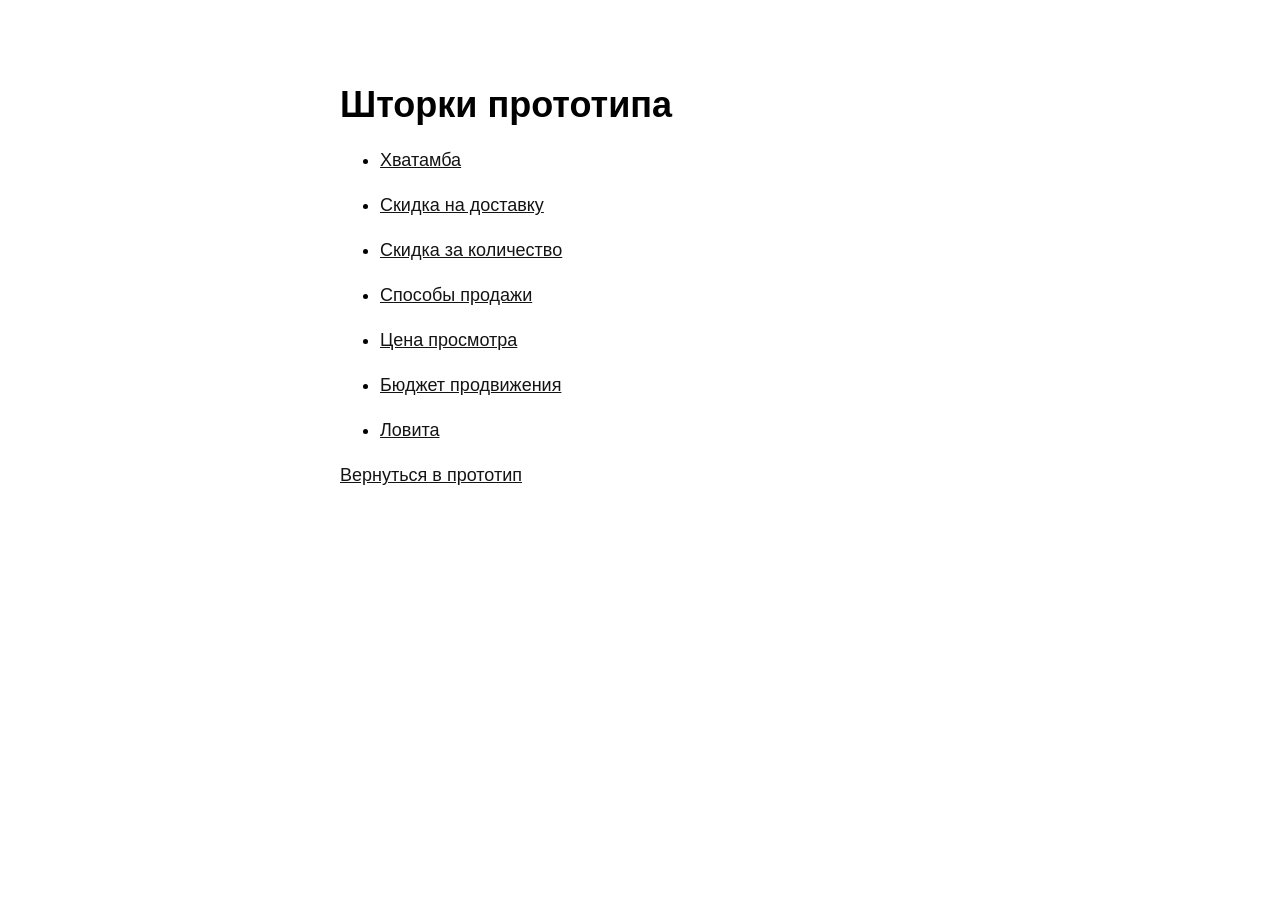
<file: advantages-viewer/sheets.html>
<!doctype html><html lang="ru"><meta charset="utf-8"><meta name="viewport" content="width=device-width,initial-scale=1"><title>Шторки прототипа</title><style>body{font:18px sans-serif;max-width:600px;margin:40px auto;padding:20px}li{margin:24px 0}a{color:#141414}</style><h1>Шторки прототипа</h1><ul><li><a href="./?v=22&sheet=hvatamba">Хватамба</a></li><li><a href="./?v=22&sheet=delivery">Скидка на доставку</a></li><li><a href="./?v=22&sheet=quantity">Скидка за количество</a></li><li><a href="./?v=22&sheet=methods">Способы продажи</a></li><li><a href="./?v=22&sheet=views">Цена просмотра</a></li><li><a href="./?v=22&sheet=promotion">Бюджет продвижения</a></li><li><a href="./?v=22&sheet=lovita">Ловита</a></li></ul><a href="./?v=22">Вернуться в прототип</a></html>
</file>
<file: advantages-viewer/style.css>
@font-face { font-family: 'Avito Text'; src: url('fonts/AvitoSansText-Regular.woff2') format('woff2'); font-weight: 400; font-display: swap; }
@font-face { font-family: 'Avito Text'; src: url('fonts/AvitoSansText-Bold.woff2') format('woff2'); font-weight: 700; font-display: swap; }
@font-face { font-family: 'Avito Display'; src: url('fonts/AvitoSansDisplay-Bold.woff2') format('woff2'); font-weight: 700; font-display: swap; }
.stage { position: fixed; inset: 0; display: grid; place-items: center; background: #ececeb; color: #141414; }
.phone { width: min(100%, 375px); height: min(100dvh, 812px); position: relative; overflow: hidden; background: #fff; font-family: 'Avito Text', Arial, sans-serif; }
.phone * { box-sizing: border-box; }
.phone button { font-family: inherit; cursor: pointer; -webkit-tap-highlight-color: transparent; }
.header { position: absolute; z-index: 3; top: 0; width: 100%; height: 96px; background: #fff; transition: height 240ms ease, box-shadow 240ms ease; }
.headerCompact { height: 152px; border-radius: 0 0 20px 20px; box-shadow: 0 6px 18px #0000000d; }
.nav { height: 52px; display: flex; align-items: center; justify-content: space-between; padding: 0 16px 0 6px; }
.back, .save, .visibility, .help { border: 0; background: transparent; padding: 0; }
.save { color: #757575; font-size: 15px; height: 44px; }
.compactWrap { opacity: 0; transform: translateY(7px); pointer-events: none; transition: opacity 200ms ease, transform 240ms ease; }
.headerCompact .compactWrap { opacity: 1; transform: none; }
.compactProduct { display: flex; padding: 0 12px; gap: 12px; height: 60px; align-items: flex-start; }
.compactProduct > img { width: 48px; height: 48px; border-radius: 12px; }
.compactProduct .price { font-size: 16px; line-height: 20px; }
.compactProduct .price del { font-size: 12px; text-decoration-color: #ff4053; }
.productInfo { min-width: 0; flex: 1; }
.scroll { position: absolute; inset: 96px 0 0; overflow-y: auto; overscroll-behavior: contain; scrollbar-width: none; padding-bottom: 190px; }
.scroll::-webkit-scrollbar, .carousel::-webkit-scrollbar { display: none; }
.intro { padding: 16px 0 0; }
.product { display: flex; align-items: center; gap: 14px; width: 311px; height: 130px; margin: 0 auto; padding: 15px 14px; border-radius: 28px; box-shadow: 0 5px 26px #00000012; }
.product > img { width: 100px; height: 100px; border-radius: 18px; }
.price { display: flex; align-items: center; gap: 8px; font-size: 18px; line-height: 22px; white-space: nowrap; }
.price del { color: #949494; font-size: 12px; }
.badges { display: flex; flex-wrap: wrap; gap: 4px 0; margin-top: 6px; align-items: center; }
.deliveryBadge { order: 3; }
.quantityBadge { order: 2; }
.smallBadges { flex-wrap: nowrap; margin-top: 4px; }
.smallBadges .deliveryBadge { order: 2; }
.smallBadges .quantityBadge { order: 3; }
.visibility { display: flex; align-items: center; justify-content: center; gap: 4px; height: 36px; margin: 0 auto; padding-top: 16px; font-size: 15px; }
.options { padding: 24px 10px 0; display: flex; flex-direction: column; gap: 16px; }
.sales, .optionCard { background: #f2f1f0; border-radius: 28px; }
.sales { padding: 16px 8px 8px; overflow: visible; border-radius: 32px; }
.salesTitle { display: flex; align-items: center; justify-content: space-between; height: 20px; margin: 0 12px 10px; font-size: 15px; }
.carousel { display: flex; gap: 6px; overflow-x: auto; scroll-snap-type: x mandatory; scrollbar-width: none; margin: -24px -18px; padding: 24px 18px; scroll-padding-inline: 18px; }
.saleCard { box-shadow: 0 0 8px rgb(0 0 0 / 6%); background: white; border-radius: 28px; flex: 0 0 327px; min-height: 150px; padding: 10px 12px 14px; scroll-snap-align: start; }
.cardHeading { display: flex; align-items: center; gap: 6px; height: 28px; font-size: 15px; }
.cardHeading img { width: 28px; height: 28px; flex-shrink: 0; }
.cardHeading > :last-child { margin-left: auto; }
.cardHeading strong { white-space: nowrap; }
.description { font-size: 15px; line-height: 20px; margin: 8px 4px 12px; }
.saleFooter { display: flex; align-items: center; justify-content: space-between; gap: 4px; padding: 0 4px; }
.salePrice { display: flex; align-items: center; gap: 8px; white-space: nowrap; }
.salePrice del { font-size: 12px; color: #aaa; }
.salePrice > span { font-size: 15px; }
.optionCard { min-height: 150px; padding: 10px 12px 14px; }
.optionCard > button { margin-left: 4px; background: white; }
.footer { position: absolute; bottom: 0; width: 100%; padding: 0 10px; background: white; border-radius: 20px 20px 0 0; box-shadow: 0 -6px 24px #00000008; z-index: 4; }
.total { display: flex; align-items: center; gap: 6px; height: 54px; padding: 0 6px; font-size: 15px; }
.total > span { font-size: 15px; }
.dots { flex: 1; border-bottom: 1px dotted #ccc; margin-top: 8px; }
.footer > .primary { height: 52px; border-radius: 16px; }
.home { height: 44px; display: grid; place-items: end center; padding-bottom: 8px; }
.home i { width: 134px; height: 5px; border-radius: 5px; background: #141414; }
@media (min-width: 500px) { .phone { border-radius: 36px; box-shadow: 0 18px 80px #00000018; } }
@media (prefers-reduced-motion: reduce) { .phone * { transition: none !important; scroll-behavior: auto !important; } }

body { margin: 0; }
button { color: inherit; }
[hidden] { display: none !important; }
.headerCompact .compactWrap { pointer-events: auto; }
.productName { font-size: 15px; line-height: 20px; white-space: nowrap; }
.pill { border: 0; border-radius: 30px; background: #f2f1f0; padding: 9px 14px; font-size: 15px; line-height: 18px; white-space: nowrap; }
.primary { width: 100%; border: 0; border-radius: 16px; background: #141414; color: white; font-size: 15px; font-weight: 400; min-height: 52px; padding: 14px; transition: background 160ms ease, transform 160ms ease; }
.primary:active { background: #333; transform: scale(.985); }
.total { width: 100%; border: 0; background: transparent; }
.total strong { white-space: nowrap; font-weight: 400; }
.totalHelp { width: 12px; height: 16px; flex-shrink: 0; }
button:focus-visible, select:focus-visible, .carousel:focus-visible { outline: 2px solid #141414; outline-offset: 3px; }
.overlay { position: absolute; inset: 0; z-index: 10; display: flex; align-items: flex-end; }
.scrim { position: absolute; inset: 0; background: #0006; animation: fadeIn 180ms ease both; }
.sheet { position: relative; width: 100%; max-height: 92%; overflow-y: auto; border-radius: 26px 26px 0 0; background: white; padding: 28px 20px 28px; outline: none; animation: slideUp 260ms cubic-bezier(.2,.8,.2,1) both; }
.handle { position: absolute; width: 36px; height: 4px; top: 8px; left: calc(50% - 18px); background: #d6d6d6; border-radius: 4px; }
.close { position: absolute; right: 12px; top: 15px; width: 32px; height: 32px; border: 0; border-radius: 50%; background: #f2f1f0; font-size: 24px; line-height: 28px; }
.sheet h2 { margin: 8px 30px 16px 0; font-family: 'Avito Display', sans-serif; font-size: 24px; line-height: 28px; }
.sheet p { font-size: 16px; line-height: 22px; margin: 0 0 16px; }
.sheet .primary { margin-top: 16px; }
.choice { position: relative; display: flex; align-items: center; justify-content: space-between; padding: 14px; border-radius: 14px; margin-bottom: 6px; background: #f5f5f5; cursor: pointer; }
.choice input { position: absolute; opacity: 0; }
.choice i { width: 22px; height: 22px; border: 1px solid #ccc; border-radius: 50%; }
.choice input:checked ~ i { border: 7px solid #141414; }
.choice:has(input:focus-visible) { outline: 2px solid #141414; }
.countLabel { display: flex; justify-content: space-between; align-items: center; margin-top: 14px; font-size: 15px; }
.countLabel select { font: inherit; padding: 8px; border: 1px solid #ddd; border-radius: 8px; background: white; }
.receipt { display: grid; grid-template-columns: 1fr auto; gap: 14px 8px; font-size: 15px; margin: 24px 0; }
.sheet.totalSheet { display: flex; flex-direction: column; height: min(var(--total-sheet-height, 306px), 92%); max-height: 92%; overflow: hidden; padding: 28px 10px 16px; }
.totalSheet #sheetContent { display: flex; flex-direction: column; min-height: 0; height: 100%; }
.totalSheet #sheetTitle { flex-shrink: 0; margin: 8px 6px 14px; font-size: 21px; line-height: 26px; }
.totalSheetBody { min-height: 0; flex: 1; overflow-y: auto; overscroll-behavior: contain; padding: 2px 6px 12px; }
.totalReceipt, .totalServices { display: grid; gap: 10px; }
.totalSheet h3 { margin: 20px 0 14px; font: 700 22px/26px 'Avito Display', sans-serif; }
.totalRow { display: flex; align-items: baseline; gap: 4px; min-height: 20px; font-size: 15px; line-height: 20px; }
.totalRow > span { flex-shrink: 0; }
.totalRow > i { flex: 1; min-width: 8px; border-bottom: 1px dotted #ccc; transform: translateY(-3px); }
.totalRow > strong { flex-shrink: 0; font-weight: 400; white-space: nowrap; }
.totalBaseRow { font-size: 16px; line-height: 20px; font-weight: 700; }
.totalBaseRow > strong { font-weight: 700; }
.totalInfoRow { width: 100%; padding: 0; border: 0; background: transparent; color: inherit; text-align: left; }
.totalInfoRow > span { display: flex; align-items: center; }
.totalInfoIcon { width: 12px; height: 16px; margin-left: 2px; }
.totalResult { align-items: flex-start; margin-top: 2px; }
.totalResult > i { margin-top: 12px; }
.totalResult > strong { font-size: 16px; line-height: 20px; }
.totalResult > strong, .totalPayNow > span, .totalPayNow > strong { font-weight: 700; }
.totalSheetFooter { flex-shrink: 0; padding-top: 8px; background: white; }
.totalSheet .totalSheetFooter .primary { margin: 0; }
.deliveryHint { position: absolute; z-index: 2; top: 62px; left: 10px; width: 238px; padding: 12px; border-radius: 18px; background: #141414; color: white; font-size: 14px; line-height: 18px; opacity: 0; transform: translateY(4px); transition: opacity 180ms ease, transform 180ms ease; pointer-events: none; }
.deliveryHint.shown { opacity: 1; transform: none; }
.muted { color: #757575; font-size: 14px !important; }
.summaryPhoto { width: 80px; height: 80px; border-radius: 18px; }
.sheet h3 { margin: 10px 0 4px; }
.summaryPrice { font-size: 24px; font-weight: 700; }
.summaryList { padding-left: 20px; font-size: 15px; line-height: 24px; margin: 18px 0; }
.textButton { border: 0; background: transparent; width: 100%; padding: 16px; color: #141414; font-size: 15px; }
.toast { position: absolute; z-index: 15; bottom: 158px; left: 20px; right: 20px; padding: 12px; border-radius: 14px; background: #252525; color: white; font-size: 15px; text-align: center; pointer-events: none; opacity: 0; transform: translateY(8px); transition: opacity 200ms, transform 200ms; }
.toast.shown { opacity: 1; transform: none; }
@keyframes fadeIn { from { opacity: 0; } to { opacity: 1; } }
@keyframes slideUp { from { transform: translateY(100%); } to { transform: translateY(0); } }
@media (max-width: 374px) { .saleCard { flex-basis: calc(100vw - 48px); } .product { width: calc(100% - 32px); gap: 10px; } .cardHeading { font-size: 13px; } .pill { padding: 9px 10px; } }
@media (prefers-reduced-motion: reduce) { .phone * { animation: none !important; } }

.status { height: 44px; }
.status img { display: block; width: 375px; height: 44px; }
.back { display: grid; place-items: center; width: 40px; height: 40px; }
.back img { width: 24px; height: 24px; }
.title { margin: 0 0 20px; height: 72px; }
.title img { display: block; width: 375px; height: 72px; }
.badge { display: flex; align-items: center; padding: 0; border: 0; height: 23px; background: transparent; }
.badge img { display: block; width: auto; height: auto; max-height: 23px; border-radius: 0; }
.saleBadge img { width: 90px; }
.deliveryBadge img { width: 129px; }
.quantityBadge img { width: 34px; }
.badge img[src$="-on.png"] { height: 21px; width: auto; }
.saleBadge img[src$="-on.png"] { width: 88px; }
.deliveryBadge img[src$="-on.png"] { width: 129px; }
.quantityBadge img[src$="-on.png"] { width: 33px; }
.toggle { display: flex; align-items: center; justify-content: center; position: relative; flex: 0 0 40px; width: 40px; height: 40px; padding: 0; border: 0; background: transparent; }
.toggle span { position: relative; display: block; width: 40px; height: 21px; border-radius: 999px; background: #dedede; transition: background 180ms ease; }
.toggle span::after { content: ''; position: absolute; top: 2.5px; left: 2.5px; width: 16px; height: 16px; border-radius: 50%; background: white; box-shadow: 0 1px 3px #0002; transition: transform 180ms ease; }
.toggle.toggleEnabled span { background: #141414; }
.toggle.toggleEnabled span::after { transform: translateX(19px); }
.help { display: grid; place-items: center; width: 20px; height: 20px; }
.help img { width: 20px; height: 20px; }
.visibility > img:first-child { width: 14px; height: 16px; }
.chevron { width: 8px; height: 16px; vertical-align: middle; }
.pill { display: inline-flex; align-items: center; justify-content: center; gap: 4px; height: 36px; }
.continueButton { display: block; padding: 14px; background: #141414; }
.continueButton img { display: block; width: 100%; height: 52px; }

.price del, .salePrice del { position: relative; text-decoration: none; }

.price del, .salePrice del { display: inline-flex; flex: 0 0 59px; width: 59px; height: 20px; font-size: 15px; line-height: 20px; }
.oldPriceImage { display: block; width: 59px; height: 20px; }

.headerCompact .nav { height: 48px; }
.compactProduct { padding: 0 16px 12px 12px; }
.compactProduct .productInfo { padding-top: 0.5px; }

.badge { position: relative; flex-shrink: 0; }
.saleBadge { width: 90px; }
.deliveryBadge { width: 129px; }
.quantityBadge { width: 34px; }
.badge .badgeOff, .badge .badgeOn { position: absolute; left: 0; top: 50%; transform: translateY(-50%); transition: opacity 260ms ease; }
.badge .badgeOn { opacity: 0; }
.badgeEnabled .badgeOff { opacity: 0; }
.badgeEnabled .badgeOn { opacity: 1; }
[data-old] { opacity: 0; visibility: hidden; transition: opacity 280ms ease, visibility 280ms; }
[data-old].priceVisible { opacity: 1; visibility: visible; }

.price [data-price] { display: inline-block; }

.product .price { gap: 6px; }

.price { justify-content: flex-start; }
.price [data-price], .price [data-old] { flex-shrink: 0; }
.price [data-old] { margin: 0; }

@property --badge-reveal {
  syntax: '<percentage>';
  inherits: true;
  initial-value: -35%;
}
.badge { --badge-reveal: -35%; transition: --badge-reveal 450ms cubic-bezier(.25,.1,.25,1); }
.badge.badgeEnabled { --badge-reveal: 100%; }
.badge .badgeOn, .badge .badgeOff { opacity: 1; transition: none; }
.badge .badgeOn {
  mask-image: linear-gradient(to right, black var(--badge-reveal), transparent calc(var(--badge-reveal) + 35%));
  -webkit-mask-image: linear-gradient(to right, black var(--badge-reveal), transparent calc(var(--badge-reveal) + 35%));
}
.badge .badgeOff {
  mask-image: linear-gradient(to right, transparent var(--badge-reveal), black calc(var(--badge-reveal) + 35%));
  -webkit-mask-image: linear-gradient(to right, transparent var(--badge-reveal), black calc(var(--badge-reveal) + 35%));
}

@property --price-reveal {
  syntax: '<percentage>';
  inherits: false;
  initial-value: -35%;
}
[data-old] {
  --price-reveal: -35%;
  opacity: 1;
  visibility: visible;
  mask-image: linear-gradient(to right, black var(--price-reveal), transparent calc(var(--price-reveal) + 35%));
  -webkit-mask-image: linear-gradient(to right, black var(--price-reveal), transparent calc(var(--price-reveal) + 35%));
  transition: --price-reveal 450ms cubic-bezier(.25,.1,.25,1);
}
[data-old].priceVisible { --price-reveal: 100%; }

.figmaSheet { padding: 0; border-radius: 32px 32px 0 0; }
.figmaSheet .handle { display: none; }
.figmaSheet .close { position: sticky; float: right; top: 6px; right: auto; width: 44px; height: 44px; margin: 0 6px -44px 0; opacity: 0; z-index: 2; background: white; }
.figmaSheet.sheetScrolled .close { opacity: 1; }
.figmaSheet .close:focus-visible { opacity: 1; }
.figmaSheet h2 { position: absolute; width: 1px; height: 1px; padding: 0; margin: 0; overflow: hidden; clip-path: inset(50%); }
.figmaSheetCanvas { position: relative; width: 100%; }
.figmaSheetImage { display: block; width: 100%; height: auto; }
.timelinePrice { position: absolute; top: 48.67%; height: 4.57%; display: flex; align-items: center; width: 22%; background: white; font-size: 16px; line-height: 24px; white-space: nowrap; }
.firstPrice { left: 9.87%; color: #9654f5; }
.secondPrice { left: 38.4%; color: #00b755; }

.help { position: relative; }
.help::after { content: ""; position: absolute; left: 13px; top: 1px; width: 8px; height: 8px; background: url("assets/help-notification.png") center / contain no-repeat; opacity: 0; transition: opacity 180ms ease; pointer-events: none; }
.help.hasNotification::after { opacity: 1; }

.staticSheet { border-radius: 32px 32px 0 0; }
.sheetDoneHotspot { position: absolute; bottom: 0; left: 0; width: 100%; border: 0; padding: 0; background: transparent; }
.sheetDoneHotspot:focus-visible { outline: 2px solid #141414; outline-offset: -4px; }

.fixedFooterSheet { display: flex; height: min(var(--sheet-height), 100%); max-height: 100%; overflow: hidden; flex-direction: column; }
.fixedFooterSheet .close { position: absolute; top: 6px; right: 6px; float: none; margin: 0; }
.fixedFooterSheet #sheetContent { display: flex; flex: 1; min-height: 0; }
.fixedSheetLayout { display: flex; width: 100%; min-height: 0; flex: 1; flex-direction: column; }
.fixedSheetBody { min-height: 0; flex: 1; overflow-y: auto; overscroll-behavior-y: none; scrollbar-width: none; }
.fixedSheetBody::-webkit-scrollbar { display: none; }
.fixedSheetBodyCrop { position: relative; width: 100%; overflow: hidden; }
.fixedSheetCanvas { margin: 0; clip-path: none; }
.fixedSheetFooter { position: relative; z-index: 3; width: 100%; flex: none; overflow: hidden; background: white; box-shadow: 0 -6px 24px rgb(0 0 0 / 8%); }
.fixedSheetFooterSource { position: absolute; top: 0; left: 0; margin: 0; clip-path: none; }
.fixedSheetFooterSource { pointer-events: none; }

.sheetValuePatch { position: absolute; display: flex; align-items: center; background: white; font-family: 'Avito Text', sans-serif; font-size: 16px; line-height: 20px; pointer-events: none; }
.fieldPatch { background: #f2f1f0; }
.chipsPatch { gap: 8px; background: white; overflow: hidden; }
.sheetChoice { display: flex; align-items: center; justify-content: center; height: 36px; padding: 0 16px; border-radius: 12px; background: #f2f1f0; color: #141414; white-space: nowrap; font-size: 14px; flex-shrink: 0; }
.sheetChoice.selected { background: #141414; color: white; }
.sheetChoice { border: 0; font-family: inherit; }
.sheetSelectionLayer { display: contents; }
.sheetSelectionLayer[data-interactive='true'] .sheetValuePatch { pointer-events: auto; }
.editableFieldPatch { gap: 4px; }
.editableFieldPatch input[type='number'] { min-width: 0; flex: 1; height: 100%; padding: 0; border: 0; outline: 0; background: transparent; color: #141414; font: inherit; appearance: textfield; }
.editableFieldPatch input[type='number']::-webkit-inner-spin-button, .editableFieldPatch input[type='number']::-webkit-outer-spin-button { appearance: none; margin: 0; }
.editableFieldPatch > span { flex: 0 0 auto; }
.editableFieldPatch > button { flex: 0 0 36px; height: 36px; margin-left: auto; padding: 0; border: 0; background: transparent; font-size: 28px; font-weight: 300; line-height: 32px; }
.sheetRange { width: 100%; height: 18px; margin: 0; accent-color: #141414; cursor: pointer; }
.countPatch { align-items: center; }
.previewPricePatch { font-weight: 700; font-size: 16px; white-space: nowrap; }
.sliderPatch { background: linear-gradient(#f2f1f0 50%, white 50%); }
.sheetSliderTrack { position: relative; height: 2px; width: 100%; background: #ddd; }
.sheetSliderTrack > span { display: block; height: 100%; background: #141414; }
.sheetSliderTrack i { position: absolute; top: 50%; transform: translate(-50%, -50%); width: 16px; height: 16px; border-radius: 50%; background: #141414; }

.introFlow { position: absolute; inset: 0; overflow-y: auto; overscroll-behavior: contain; background: white; }
.introFlow[data-step='14'], .introFlow[data-step='14'] .introViewport { overflow: hidden; }
.introFlow[hidden], #screen[hidden] { display: none; }
.introCanvas { position: relative; width: 100%; }
.introCanvas > img { display: block; width: 100%; height: auto; }
.introHit { position: absolute; border: 0; background: transparent; padding: 0; }
.introNext { left: 0; width: 100%; }
.introBack { left: 0; width: 48px; }
.introHit:focus-visible { outline: 2px solid #141414; outline-offset: -4px; border-radius: 12px; }

.introContinueLabel { display: flex; align-items: center; justify-content: center; margin: 8px; height: 52px; border-radius: 16px; background: #141414; color: white; font-size: 16px; }

.introPrefill { position: absolute; display: flex; align-items: center; font: 16px/22px 'Avito Text', sans-serif; overflow: hidden; pointer-events: none; }
.introPrefill img { width: 100%; height: 100%; object-fit: cover; }
.introInputPatch { justify-content: flex-start; padding: 0 18px; border-radius: 12px; background: #f2f1f0; }
.introTextareaPatch { align-items: flex-start; padding-top: 16px; white-space: normal; }
.introCopyPatch { align-items: flex-start; border-radius: 0; background: white; white-space: normal; }
.introPhotoPatch { border-radius: 12px; background: white; }
.introPaymentTotalPatch, .introPaymentAmountPatch, .introCommissionLabelPatch, .introCommissionAmountPatch, .introCommissionPayoutPatch { background: white; }
.introPaymentTotalPatch, .introPaymentAmountPatch, .introCommissionAmountPatch, .introCommissionPayoutPatch { justify-content: flex-end; white-space: nowrap; }
.introPaymentTotalPatch, .introPaymentAmountPatch, .introCommissionPayoutPatch { font-weight: 700; }
.introPaymentTotalPatch { font-size: 16px; line-height: 20px; }
.introPaymentAmountPatch { justify-content: flex-start; font-size: 32px; line-height: 40px; }
.introCommissionLabelPatch { align-items: flex-start; font-size: 15px; line-height: 20px; white-space: normal; }
.introCommissionAmountPatch { font-size: 15px; line-height: 20px; }
.introCommissionPayoutPatch { font-size: 16px; line-height: 20px; }

.introFlow { display: flex; flex-direction: column; overflow: hidden; outline: none; }
.introViewport { flex: 1; min-height: 0; overflow-y: auto; overscroll-behavior: contain; scrollbar-width: none; }
.introViewport::-webkit-scrollbar { display: none; }
.introCrop { position: relative; overflow: hidden; width: 100%; }
.introFixedFooter { position: relative; flex-shrink: 0; padding: 10px 8px 0; background: white; box-shadow: 0 -6px 18px #00000008; border-radius: 20px 20px 0 0; }
.introImageHeader { position: relative; overflow: hidden; }
.introImageHeader > img { position: absolute; inset: 0 auto auto 0; display: block; width: 100%; height: auto; }
.introFixedNext { display: flex; align-items: center; justify-content: center; width: 100%; height: 52px; padding: 0; border: 0; border-radius: 16px; background: #141414; color: white; font-size: 16px; }
.introFixedNext img { width: 100%; height: 52px; }
.paymentSpinner { position: absolute; left: 154px; top: 340px; display: grid; place-items: center; width: 68px; height: 68px; background: white; }
.paymentSpinner img { width: 56px; height: 56px; animation: paymentSpin 900ms linear infinite; }
@keyframes paymentSpin { to { transform: rotate(360deg); } }
.introPayout { display: flex; align-items: center; justify-content: space-between; padding: 10px 8px 18px; font-size: 14px; }
.introPayout strong { font-weight: 400; }

.introSelectedCategory { display: grid; place-items: center; width: 22px; height: 22px; border-radius: 50%; background: #141414; color: white; font-size: 15px; }
.introSecondary { width: 100%; height: 52px; margin-top: 8px; border: 0; border-radius: 16px; background: #f2f1f0; color: #141414; font-size: 16px; }
.visibility { cursor: default; }

.phone .continueButton:disabled { cursor: default; opacity: 1; }

.confettiCanvas { position: absolute; inset: 0; width: 100%; height: 100%; pointer-events: none; z-index: 9; }

.heartBalloonLayer { position: absolute; inset: 0; z-index: 16; overflow: hidden; pointer-events: none; }
.heartBalloonHeart { position: absolute; top: 0; left: 0; width: 212px; height: auto; opacity: 0; user-select: none; transform: translate3d(0, 0, 0); will-change: transform, opacity; }
.heartBalloonToast { position: absolute; z-index: 1; left: 20px; bottom: calc(var(--recommendation-footer-height, 114px) + 12px); display: flex; width: calc(100% - 40px); min-height: 74px; align-items: center; justify-content: center; padding: 16px 20px; border-radius: 28px; background: #141414; box-shadow: 0 4px 30px rgb(0 0 0 / 12%), 0 1px 3px rgb(0 0 0 / 5%); color: #fff; font-size: 15px; line-height: 20px; text-align: center; opacity: 0; transform: translate3d(0, 18px, 0) scale(.98); transform-origin: 50% 100%; will-change: transform, opacity; }

@media (prefers-reduced-motion: reduce) {
  .heartBalloonHeart { display: none; }
}

.confettiTitle { position: absolute; top: 43%; left: 16px; right: 16px; z-index: 10; pointer-events: none; opacity: 0; text-align: center; font: 700 36px/1.05 'Avito Display', sans-serif; color: #141414; transform-origin: center; text-wrap: balance; }

.publicationCelebration { position: absolute; inset: 0; z-index: 8; background: white; overflow: hidden; }
.publicationTransition { position: absolute; inset: 0; z-index: 12; background: white; opacity: 0; }
.publicationNav { position: absolute; inset: 0 0 auto; height: 96px; overflow: hidden; background: white; }
.publicationNav > img { width: 100%; display: block; }
.publicationBack { inset: 44px auto auto 0; width: 48px; height: 48px; }
.publicationCard { position: absolute; top: 32%; left: 20px; width: calc(100% - 40px); height: 130px; display: flex; gap: 12px; align-items: flex-start; padding: 12px; border-radius: 28px; background: white; box-shadow: 0 4px 24px #0000001f, 0 1px 3px #0000000d; }
.publicationCard > img { width: 106px; height: 106px; object-fit: cover; border-radius: 20px; flex-shrink: 0; }
.publicationCard > div { padding-top: 2px; display: flex; flex-direction: column; font: 15px/20px 'Avito Text', sans-serif; white-space: nowrap; }
.publicationCard > .publicationBadges { position: absolute; flex-direction: row; margin: 0; padding: 0; white-space: normal; }
.publicationCard strong { font-size: 18px; line-height: 22px; transform-origin: left top; }
.publicationHome { position: absolute; bottom: 0; left: 0; width: 100%; }
.confettiTitle { top: calc(32% + 158px); left: 30px; right: 30px; font: 700 32px/36px 'Avito Text', sans-serif; white-space: pre-line; }

.publicationSourceCover { position: absolute; left: 0; top: 17%; width: 100%; height: 13%; background: white; }
.publicationCard { z-index: 9; pointer-events: none; }
.publicationCardInitial { top: 313px; left: 10px; width: calc(100% - 20px); height: 103px; padding: 12px; border-radius: 28px; }
.publicationCardInitial > img { width: 80px; height: 80px; border-radius: 16px; }
.publicationCardInitial strong { transform: scale(.888888889); line-height: 22.5px; }
.confettiCanvas { z-index: 10; }
.confettiTitle { z-index: 11; }

.publicationCard strong { height: 22px; display: block; }
.publicationCard strong + span { margin-top: 2px; }
.publicationCardInitial strong { height: 20px; }
.publicationCardInitial strong + span { margin-top: 1px; }

.status, .home { display: none; }
.header { height: 52px; }
.header.headerCompact { height: 108px; }
.scroll { top: 52px; padding-bottom: 145px; }
.footer { padding-bottom: max(12px, env(safe-area-inset-bottom)); }
.introFixedHeader { flex-shrink: 0; height: 52px; background: white; z-index: 2; }
.introFlow:not([data-step="0"]) .introCanvas { margin-top: 0; }
.introFixedFooter { padding-bottom: max(12px, env(safe-area-inset-bottom)); }
.publicationNav { height: 52px; }
.publicationBack { top: 0; }
.publicationSourceCover { top: 258px; height: 126px; }
.publicationCardInitial { top: 269px; }
.confettiTitle { top: calc(45.58% - 94px); }
.confettiTitle { height: 72px; }
.confettiTitleSource { position: absolute; inset: 0; width: 100%; }
@media (max-width: 500px) { .phone { height: 100dvh; border-radius: 0; box-shadow: none; } }

.assetGate { position: fixed; inset: 0; z-index: 100; display: grid; place-items: center; background: #fff; font-family: 'Avito Text', Arial, sans-serif; color: #141414; opacity: 1; transition: opacity 180ms ease; }
.assetGateLeaving { opacity: 0; pointer-events: none; }
.assetGateContent { width: min(260px, calc(100% - 48px)); text-align: center; }
.assetGateTitle { display: block; margin-bottom: 16px; font: 700 20px/24px 'Avito Display', 'Avito Text', sans-serif; }
.assetGateTrack { height: 4px; overflow: hidden; border-radius: 4px; background: #e8e8e8; }
.assetGateProgress { display: block; width: 0; height: 100%; border-radius: inherit; background: #141414; transition: width 120ms ease; }
.assetGateStatus { display: block; margin-top: 10px; color: #757575; font-size: 13px; line-height: 18px; }
</file>
<file: advantages-viewer/alternative.css>
.recommendationsScreen { position: absolute; inset: 0; }
.recommendationsScreen::before { content: ''; position: absolute; inset: 0 0 auto; z-index: 4; height: 0; background: #fff; pointer-events: none; transition: height 240ms ease; }
.recommendationsScreen.headerIsScrolled::before { height: 0; }
.recommendationsScreen.headerIsCompact::before { height: 76px; }
.recommendationsScreen .header { position: absolute; inset: 0 0 auto; z-index: 5; height: 0; overflow: hidden; background: transparent; }
.recommendationsScreen .nav { display: none; }
.recommendationsScreen .headerScrolled { height: 0; background: transparent; }
.recommendationsScreen .headerScrolled:not(.headerCompact)::after { display: none; }
.recommendationsScreen .header:not(.headerCompact) .compactWrap { visibility: hidden; }
.recommendationsScreen .scroll { padding: 20px 0 158px; inset: 0; overflow-x: hidden; }
.recommendationsScreen.headerIsScrolled .scroll { clip-path: none; }
.recommendationsScreen.headerIsCompact .scroll { clip-path: inset(76px 0 0); }
.recommendationProduct { display: flex; gap: 12px; height: 127px; margin: 0 14px; padding: 13px 14px; border-radius: 28px; box-shadow: 0 4px 24px #0000001f, 0 1px 3px #0000000d; }
.recommendationProduct .productInfo { padding-top: 1px; }
.recommendationProduct .productName { margin-top: 2px; }
.productCondition { font-size: 15px; line-height: 20px; white-space: nowrap; }
.scorePhoto { position: relative; width: 100px; height: 100px; flex: 0 0 100px; border-radius: 20px; background: transparent; }
.scoreProduct { position: absolute; inset: 2.68%; width: 94.64%; height: 94.64%; border-radius: 18px; object-fit: cover; }
.attractivenessMeter { position: absolute; inset: 0; width: 100%; height: 100%; overflow: visible; opacity: 0; pointer-events: none; }
.attractivenessMeter path { fill: none; stroke-width: 3.6; stroke-linecap: round; vector-effect: non-scaling-stroke; }
.attractivenessTrack { stroke: #e6e6e6; }
.attractivenessHeart { position: absolute; width: 16px; height: 15px; left: calc(50% - 8px); top: calc(100% - 9px); overflow: visible; opacity: 0; pointer-events: none; transform: scale(1); transform-origin: center; will-change: transform; }
.attractivenessHeart path { stroke: white; stroke-width: 2; stroke-linejoin: round; }
.compactProduct .attractivenessMeter path { vector-effect: none; }
.compactProduct .attractivenessHeart { width: 12px; height: 11px; left: calc(50% - 6px); top: calc(100% - 6px); }
@media (prefers-reduced-motion: reduce) { .attractivenessHeart { will-change: auto; } }
.scoreButton { display: inline-flex; align-items: center; gap: 3px; background: transparent; border: 0; padding: 0; height: 20px; margin-top: 8px; color: #00aaff; font-size: 15px; line-height: 20px; white-space: nowrap; }
.scoreButton .scoreHelpIcon { display: block; width: 12px; height: 16px; margin-left: 1px; flex: 0 0 12px; color: inherit; overflow: visible; }
.recommendationHeading { margin: 32px 16px 36px; text-align: left; }
.recommendationHeading h1 { margin: 0; font-family: 'Avito Text', sans-serif; font-size: 26px; line-height: 30px; font-weight: 700; letter-spacing: 0; white-space: nowrap; }
.recommendationHeading p { margin: 10px 0 0; font-size: 15px; line-height: 20px; text-align: center; }
.recommendationSection { margin-top: 24px; }
.recommendationSection h2 { margin: 0 24px 16px; font-size: 16px; line-height: 20px; font-weight: 700; }
.recommendationSectionTitle { position: relative; }
.recommendationSectionTitle .help { position: absolute; right: 24px; top: 0; }
.recommendationCarousel { display: flex; gap: 11px; overflow-x: auto; overscroll-behavior-x: contain; scroll-snap-type: x mandatory; scroll-padding-left: 10px; scrollbar-width: none; padding: 0 10px; }
.recommendationCarousel::-webkit-scrollbar { display: none; }
.recommendationCard { flex: 0 0 339px; min-width: 0; height: 150px; padding: 10px 12px 16px; background: #f2f1f0; border-radius: 28px; scroll-snap-align: start; }
.recommendationCard .cardHeading { position: relative; font-size: 15px; line-height: 20px; }
.recommendationCard .cardHeading strong { margin-left: 0; letter-spacing: -0.15px; }
.cardIcon { display: grid; width: 28px; height: 28px; flex: 0 0 28px; place-items: center; border-radius: 50%; }
.cardIcon img { display: block; width: 28px; height: 28px; object-fit: contain; image-rendering: auto; }
.recommendationCard .toggle { position: absolute; right: 0; top: -7.5px; }
.recommendationCard .description { height: 40px; margin: 8px 4px 12px; font-size: 15px; line-height: 20px; }
.recommendationCard .pill { margin-left: 4px; background: white; padding: 8px 14px; gap: 2px; height: 36px; }
.recommendationCard .uploadButton { cursor: pointer; position: relative; font: 15px/20px 'Avito Text', sans-serif; }
.uploadButton input { position: absolute; inset: 0; width: 100%; height: 100%; opacity: 0; cursor: pointer; }
.uploadButton:focus-within { outline: 2px solid #141414; outline-offset: 3px; }
.recommendationFooter { height: 142px; border-radius: 24px 24px 0 0; padding: 0 10px; box-shadow: 0 -4px 24px #0000000d; }
.recommendationTotals { display: flex; align-items: center; width: 100%; height: 70px; padding: 14px 6px 8px; border: 0; background: transparent; text-align: left; gap: 9px; }
.recommendationTotals:disabled { cursor: default; }
.totalRows { flex: 1; min-width: 0; display: flex; flex-direction: column; gap: 8px; }
.totalRow { display: flex; align-items: center; gap: 4px; height: 20px; font-size: 15px; line-height: 20px; white-space: nowrap; }
.totalRow:has([data-payout-label] br) { height: 40px; align-items: flex-start; }
.totalRow strong { font-weight: 400; white-space: nowrap; }
.totalRow .dots { min-width: 0; border-bottom-color: #c9c9c9; }
.totalDetails { width: 20px; height: 48px; flex: 0 0 20px; display: grid; place-items: center; border-radius: 4px; background: #f2f1f0; }
.totalDetails img { width: 8px; height: 16px; }
.recommendationFooter .continueButton { display: block; background: #141414; color: white; margin-top: 8px; height: 52px; }
.recommendationsScreen .compactProduct { align-items: center; padding: 0 16px 10px 12px; gap: 10px; }
.compactProduct .scorePhoto { width: 48px; height: 48px; flex-basis: 48px; border-radius: 20%; }
.compactProduct .scoreProduct { border-radius: 19%; }
.compactProduct .scoreButton { margin-top: 4px; }
.scoreSheet:not(.figmaSheet) .close { position: sticky; float: right; margin-right: 4px; margin-bottom: -44px; top: 10px; opacity: 1; background: white; font-size: 30px; }
.figmaSheet.sheetCloseAlwaysVisible .close { opacity: 1; }
.scoreImageSheet { height: min(953px, 100%); max-height: 100%; overflow-y: auto; }
.scoreImageSheet .close { pointer-events: auto; }
@media (max-width: 374px) {
  .recommendationCard { flex-basis: calc(100vw - 36px); height: auto; min-height: 170px; }
  .recommendationCard .description { height: auto; min-height: 60px; }
  .recommendationCard .cardHeading strong { max-width: calc(100% - 74px); white-space: normal; font-size: 13px; line-height: 14px; }
  .recommendationProduct { margin-inline: 10px; padding-inline: 10px; gap: 8px; }
  .recommendationProduct .scorePhoto { width: 84px; height: 84px; flex-basis: 84px; }
  .scoreButton { font-size: 13px; }
  .totalRow { font-size: 12px; }
}

.recommendationFooter.withoutPaidServices { height: 114px; }
.withoutPaidServices .recommendationTotals { height: 42px; padding-top: 10px; padding-bottom: 12px; }
.withoutPaidServices .totalDetails { height: 28px; }

.scoreButton { color: var(--score-color, #000); transition: color 450ms ease; }
.recommendationsScreen .headerCompact { height: 76px; background: #fff; }
.recommendationsScreen .compactProduct { height: 76px; padding: 17px 14px 10px; }
.totalRow [data-services-label] { overflow: hidden; text-overflow: ellipsis; }
.scoreExplanation section { background: #f2f1f0; border-radius: 20px; padding: 16px; margin: 12px 0; }
.scoreExplanation h3 { display: flex; justify-content: space-between; gap: 8px; font-size: 16px; line-height: 22px; margin: 0 0 10px; }
.scoreExplanation p { font-size: 15px; line-height: 20px; margin: 0; }

.attractivenessSheetCanvas { overflow: hidden; }
.totalCalculationSheet { height: min(var(--total-sheet-height), 92%); max-height: 92%; overflow: hidden; }
.totalCalculationSheet .handle { display: block; z-index: 4; }
.totalCalculationSheet .close { position: absolute; top: 12px; right: 8px; width: 42px; height: 42px; margin: 0; background: transparent; opacity: 1; }
.totalCalculation { position: relative; display: flex; height: 100%; flex-direction: column; padding: 44px 16px 84px; overflow: hidden; }
.totalCalculationTitle { flex: none; margin-bottom: 16px; font: 700 21px/26px 'Avito Text', sans-serif; }
.totalCalculationBody { min-height: 0; flex: 1; overflow-y: auto; overscroll-behavior-y: none; scrollbar-width: none; }
.totalCalculationBody::-webkit-scrollbar { display: none; }
.totalCalculationReceipt, .totalCalculationServices { display: grid; gap: 10px; }
.totalCalculationServices { margin-top: 24px; }
.totalCalculationHeading { margin-bottom: 6px; font: 700 21px/26px 'Avito Text', sans-serif; }
.totalCalculationRow { display: flex; align-items: baseline; gap: 5px; min-height: 20px; font-size: 15px; line-height: 20px; white-space: nowrap; }
.totalCalculationRow > span { display: inline-flex; align-items: center; flex-shrink: 0; }
.totalCalculationRow > span img { width: 12px; height: 16px; margin-left: 2px; }
.commissionInfo { display: inline-flex; align-items: center; flex-shrink: 0; gap: 2px; padding: 0; border: 0; background: transparent; color: inherit; font: inherit; }
.commissionInfo img { width: 12px; height: 16px; }
.totalCalculationRow i { flex: 1; min-width: 4px; border-bottom: 1px dotted #c9c9c9; transform: translateY(-3px); }
.totalCalculationRow strong { flex-shrink: 0; font-weight: 400; }
.totalCalculationPrice, .totalCalculationPayment { font-size: 15px; }
.totalCalculationPayment span, .totalCalculationPayment strong { font-weight: 700; }
.totalCalculationPayment { margin-top: 2px; }
.totalCalculationResult { align-items: flex-start; }
.totalCalculationResult i { margin-top: 12px; }
.totalCalculationResult strong { font-size: 16px; }
.totalSheetButton { position: absolute; left: 10px; right: 10px; bottom: 16px; height: 52px; margin: 0; padding: 0; display: flex; align-items: center; justify-content: center; appearance: none; -webkit-appearance: none; border: 0; border-radius: 16px; background: #141414; color: white; box-shadow: none; font-size: 16px; line-height: 20px; z-index: 2; }
.commissionTooltip { position: absolute; z-index: 5; top: 38px; left: 34px; width: 270px; padding: 16px 20px; border-radius: 26px; background: #141414; color: white; font-size: 15px; line-height: 20px; opacity: 0; transform: translateY(4px); pointer-events: none; transition: opacity 180ms ease, transform 180ms ease; }
.commissionTooltip.shown { opacity: 1; transform: none; }
.scoreSheet { height: min(953px, 100%); overflow: hidden; }
.scoreSheet #sheetContent, .scoreSheetLayout, .scoreSheetBody { height: 100%; min-height: 0; }
.scoreSheetBody { overflow-y: auto; overscroll-behavior-y: none; scrollbar-width: none; }
.scoreSheetBody::-webkit-scrollbar { display: none; }
.scoreSheet .close { position: absolute; top: 12px; right: 8px; margin: 0; opacity: 1; background: transparent; z-index: 5; }
.sheetPersistentHeader { position: sticky; top: 0; z-index: 3; display: flex; align-items: flex-start; height: 96px; margin-bottom: -96px; padding: 46px 52px 0 16px; background: white; font: 700 30px/34px 'Avito Text', sans-serif; }
.sheetPersistentHeader::before { content: ''; position: absolute; top: 8px; left: calc(50% - 18px); width: 36px; height: 4px; border-radius: 4px; background: #d6d6d6; }
.sheetPersistentHeaderMultiline { height: 106px; margin-bottom: -106px; padding-top: 32px; font-size: 26px; line-height: 30px; }
.introFixedHeader { position: absolute; inset: 0 0 auto; z-index: 5; height: 52px; overflow: hidden; background: white; }
.introDescription { align-items: flex-start; padding-top: 8px; }
.introCopy { align-items: flex-start; border-radius: 0; }

.codedSheetShell { display: flex; height: min(var(--sheet-height), 100%); max-height: 100%; flex-direction: column; overflow: hidden; padding: 0; border-radius: 32px 32px 0 0; }
.codedSheetShell, .scoreSheet, .scoreImageSheet, .fixedFooterSheet { max-height: calc(100% - 48px); }
.codedSheetShell .handle { z-index: 8; }
.codedSheetShell .close, .scoreSheet:not(.figmaSheet) .close { position: absolute; z-index: 9; top: 12px; right: 8px; float: none; width: 42px; height: 42px; margin: 0; padding: 12px; background: transparent; opacity: 1; }
.codedSheetShell .close img { display: block; width: 18px; height: 18px; }
.codedSheetShell #sheetContent { display: flex; width: 100%; min-height: 0; flex: 1; }
.codedSheetShell #sheetTitle { position: absolute; width: 1px; height: 1px; margin: 0; overflow: hidden; clip-path: inset(50%); }
.codedSheet { display: flex; width: 100%; min-width: 0; min-height: 0; flex: 1; flex-direction: column; background: white; }
.codedSheetMain { min-height: 0; flex: 1; overflow-y: auto; overscroll-behavior-y: contain; scrollbar-width: none; }
.codedSheetMain::-webkit-scrollbar { display: none; }
.codedHero { display: block; width: 100%; height: 185px; object-fit: cover; }
.codedSheetCopy { padding: 20px 16px 16px; }
.codedSheetCopy h3 { margin: 0 0 4px; font: 700 26px/30px 'Avito Text', sans-serif; letter-spacing: 0; }
.codedSheetCopy h4 { margin: 20px 0 12px; font: 700 16px/20px 'Avito Text', sans-serif; }
.codedSheetCopy p { margin: 0 0 14px; font-size: 15px; line-height: 22px; }
.inlineLink { border: 0; padding: 0; background: transparent; color: #00aaff; font: inherit; }
.codedInput { display: grid; height: 52px; grid-template-columns: minmax(0, 1fr) 34px; column-gap: 4px; align-items: center; margin-top: 12px; padding: 0 9px 0 16px; border-radius: 12px; background: #f2f1f0; }
.codedInputValue { display: flex; width: max-content; min-width: 0; align-items: center; gap: 2px; }
.codedInput input { width: var(--coded-input-size, 3ch); min-width: 0; flex: 0 0 var(--coded-input-size, 3ch); padding: 0; border: 0; outline: 0; background: transparent; color: #141414; font: 15px/20px 'Avito Text', sans-serif; appearance: textfield; }
.codedInput input::-webkit-inner-spin-button { appearance: none; }
.codedInputValue > span { font: 400 15px/20px 'Avito Text', sans-serif; }
.codedInput button { display: grid; width: 34px; height: 40px; place-items: center; border: 0; padding: 0; background: transparent; }
.codedInput button img { width: 16px; height: 16px; }
[data-coded-sheet="hvatamba"] .codedInput { height: 44px; }
[data-coded-sheet="hvatamba"] .codedInput input,
[data-coded-sheet="delivery"] .codedInput input { width: var(--coded-input-size); flex-basis: var(--coded-input-size); }
[data-coded-sheet="hvatamba"] .codedInput input,
[data-coded-sheet="hvatamba"] .codedInputValue > span { font: 15px/20px 'Avito Text', sans-serif; }
[data-coded-sheet="delivery"] .codedSheetCopy h4 { margin-top: 16px; }
.codedChoices { display: flex; gap: 8px; margin-top: 10px; }
.codedChoicesScrollable { overflow-x: auto; scrollbar-width: none; }
.codedChoicesScrollable::-webkit-scrollbar { display: none; }
.codedChoice { height: 36px; min-width: 55px; flex: 1 0 auto; border: 0; border-radius: 12px; padding: 0 13px; background: #f2f1f0; font: 13px/16px 'Avito Text', sans-serif; white-space: nowrap; }
.codedChoice.selected { background: #141414; color: white; }
.codedRange { display: grid; grid-template-columns: 1fr 1fr; margin: 14px 0 0; color: #757575; font-size: 13px; line-height: 16px; }
.codedRange input { grid-column: 1 / -1; width: 100%; margin: 0 0 6px; accent-color: #141414; }
.codedRange span:last-child { text-align: right; }
.codedHint { margin-top: 12px; min-height: 66px; padding: 12px 18px; border-radius: 18px; background: #d6f5ff; font-size: 13px; line-height: 18px; }
.scopeChoices { display: grid; grid-template-columns: 1fr 1fr; gap: 8px; }
.scopeChoice { display: flex; height: 48px; align-items: center; justify-content: center; gap: 8px; border: 1px solid transparent; border-radius: 14px; background: #f2f1f0; font: 15px/20px 'Avito Text', sans-serif; }
.scopeChoice.selected { border-color: #141414; background: #f2f1f0; }
.scopeChoice img { width: 8px; height: 16px; }
[data-coded-sheet="quantity"] .codedChoices:not(.codedChoicesScrollable) .codedChoice { min-width: 0; padding-inline: 10px; }
[data-coded-sheet="quantity"] .codedSheetCopy h4 + p { margin-top: -6px; }
[data-coded-sheet="quantity"] .scopeChoice { height: 46px; }
.codedSheetFooter { position: relative; z-index: 4; flex: 0 0 138px; padding: 10px; background: white; box-shadow: 0 -8px 28px rgb(0 0 0 / 8%); }
.codedSheetFooter .primary { height: 52px; min-height: 52px; margin: 8px 0 0; }
.codedSheetFooterButtonOnly { flex-basis: 72px; }
.codedSheetFooterButtonOnly .primary { margin-top: 0; }
.sheetProductSnippet { display: flex; height: 58px; align-items: center; gap: 10px; padding: 4px 6px; }
.sheetProductSnippet > img { width: 44px; height: 44px; border-radius: 10px; }
.sheetProductSnippet > div { min-width: 0; }
.sheetProductSnippet span { display: block; font-size: 15px; line-height: 20px; }
.sheetProductPrice { display: flex; align-items: baseline; gap: 8px; font-size: 16px; line-height: 20px; }
.sheetProductPrice del { color: #141414; font-size: 15px; text-decoration-color: #ff4053; text-decoration-thickness: 2px; }
.codedSheetScrollable { overflow: hidden; }
.codedSheetScroll { min-height: 0; flex: 1; overflow-y: auto; overscroll-behavior-y: contain; scrollbar-width: none; }
.codedSheetScroll::-webkit-scrollbar { display: none; }
.codedStickyTitle { position: sticky; z-index: 6; top: 0; display: flex; min-height: 93px; align-items: flex-end; padding: 32px 54px 12px 16px; background: white; }
.codedStickyTitle h3 { margin: 0; font: 700 32px/36px 'Avito Display', sans-serif; letter-spacing: 0; }
.promotionCopy { padding-top: 0; }
.promotionCopy > p { font-size: 15px; line-height: 22px; }
.promotionCopy > h4 { margin-top: 20px; font-size: 18px; line-height: 22px; }
.promotionCopy > .codedChoices { gap: 6px; margin-top: 12px; }
.promotionCopy > .codedChoices .codedChoice { height: 52px; min-width: 48px; border-radius: 16px; padding: 0 16px; font-size: 15px; line-height: 20px; }
.promotionCopy > .codedChoices + h4 { margin-top: 20px; margin-bottom: 12px; }
.budgetCards { display: grid; gap: 12px; margin-inline: -6px; }
.budgetCard { position: relative; height: 144px; overflow: hidden; border: 2px solid transparent; border-radius: 20px; padding: 18px 22px; background: #f2f1f0; text-align: left; }
.budgetCard.selected { border-color: #141414; }
.budgetCard span { position: relative; z-index: 1; display: flex; flex-direction: column; }
.budgetCard strong { font: 700 32px/36px 'Avito Display', sans-serif; }
.budgetCard small { margin-top: 8px; font-size: 15px; line-height: 22px; }
.budgetCard b { margin-top: 0; font-size: 18px; line-height: 24px; }
.budgetCard img { position: absolute; right: 0; bottom: 0; width: 108px; height: 144px; object-fit: contain; }
.otherBudget { width: 100%; height: 54px; margin: 8px 0 10px; border: 1px dashed #949494; border-radius: 16px; background: white; font: 16px/20px 'Avito Text', sans-serif; }
.methodsCopy { padding-top: 0; }
.methodsCopy > h3 { margin: 28px 0 14px; font-size: 24px; line-height: 28px; }
.dataRow { display: flex; width: 100%; min-height: 64px; align-items: center; justify-content: space-between; border: 0; border-bottom: 1px solid #e5e5e5; padding: 10px 0; background: white; text-align: left; }
.dataRow span { display: flex; flex-direction: column; }
.dataRow strong { font-size: 16px; line-height: 20px; }
.dataRow small { margin-top: 3px; color: #757575; font-size: 14px; line-height: 18px; }
.dataRow img { width: 8px; height: 16px; }
.methodCard { display: grid; grid-template-columns: minmax(0, 1fr) 44px; gap: 4px 12px; margin-bottom: 10px; padding: 16px; border-radius: 20px; background: #f2f1f0; }
.methodCard h4 { margin: 0 0 4px; }
.methodCard p { margin: 0; font-size: 14px; line-height: 18px; }
.methodCard .methodDetails { grid-column: 1 / -1; margin-top: 8px; color: #757575; }
.methodSetup { grid-column: 1 / -1; width: max-content; border: 0; border-radius: 20px; padding: 8px 14px; background: white; font: 14px/18px 'Avito Text', sans-serif; }
.codedToggle { display: grid; width: 40px; height: 40px; place-items: center; border: 0; padding: 0; background: transparent; }
.codedToggle span { position: relative; width: 40px; height: 21px; border-radius: 20px; background: #dedede; }
.codedToggle span::after { content: ''; position: absolute; top: 2.5px; left: 2.5px; width: 16px; height: 16px; border-radius: 50%; background: white; transition: transform 180ms ease; }
.codedToggle.selected span { background: #141414; }
.codedToggle.selected span::after { transform: translateX(19px); }
.codedStickyTitleMultiline { min-height: 104px; align-items: flex-end; padding: 32px 54px 12px 16px; }
.codedStickyTitleMultiline h3 { font: 700 26px/30px 'Avito Text', sans-serif; }
.scoreExplanationSections { padding: 8px 10px 32px; }
.scoreExplanationSections section { min-height: 250px; margin-bottom: 20px; padding: 18px; border-radius: 22px; background: #f2f1f0; }
.scoreExplanationSections h4 { margin: 0 0 16px; font: 700 21px/26px 'Avito Text', sans-serif; }
.scoreExplanationRow { display: flex; min-height: 54px; align-items: center; justify-content: space-between; gap: 12px; border: 0; border-radius: 20px; padding: 7px 0; background: white; font-size: 15px; line-height: 20px; }
.scoreExplanationRowTall { min-height: 66px; }
.scoreExplanationRow span:first-child { display: flex; min-width: 0; flex-direction: column; }
.scoreExplanationMuted { min-height: 52px; margin: 12px 0 0 !important; color: #757575; font-size: 15px !important; line-height: 20px !important; }
.scoreExplanationRing { width: 28px; height: 28px; flex: 0 0 28px; }
.scorePosition { width: 88px; height: 28px; flex: 0 0 88px; }
.scoreExplanationIcons { display: flex; flex: 0 0 auto; gap: 4px; }
.scoreExplanationIcon { display: grid; width: 30px; height: 30px; flex: 0 0 30px; place-items: center; border-radius: 50%; }
.scoreExplanationIcon img { width: 18px; height: 18px; object-fit: contain; }
.scoreExplanationPurple { background: #9654f5; }
.scoreExplanationGreen { background: #00b755; }
.scoreExplanationPurple img[src$="score-hvatamba.svg"] { width: 29px; height: 29px; border-radius: 50%; }

.introDescriptionButtonPatch { justify-content: center; border-radius: 16px; background: #f2f1f0; font-size: 15px; line-height: 20px; }
.introSaleMethodPatch { display: block; align-items: initial; overflow: hidden; background: white; color: #141414; pointer-events: none; }
.introSaleMethodContent { box-sizing: border-box; width: 100%; height: 100%; padding: 68px 10px 0; font-family: 'Avito Text', sans-serif; }
.introSaleLead { padding: 0 6px; }
.introSaleLead h2 { margin: 0; font: 700 26px/30px 'Avito Display', 'Avito Text', sans-serif; letter-spacing: 0; }
.introSaleLead p { margin: 2px 0 0; font-size: 15px; line-height: 20px; }
.introAddressCard { height: 124px; margin-top: 12px; overflow: hidden; border-radius: 20px; background: #f2f1f0; }
.introAddressValue { display: flex; height: 56px; align-items: center; justify-content: space-between; padding: 0 20px; border-bottom: 2px solid white; font-size: 15px; line-height: 20px; }
.introAddressValue img { width: 8px; height: 16px; transform: rotate(90deg); }
.introAddressDetails { display: grid; height: 68px; grid-template-columns: 28px minmax(0, 1fr) auto; align-items: center; gap: 8px; padding: 0 16px; }
.introAddressDetails > img { width: 28px; height: 28px; }
.introAddressDetails > span { font-size: 13px; line-height: 16px; }
.introAddressDetails button, .introSaleCard button { border: 0; border-radius: 12px; background: white; color: #141414; font: 13px/16px 'Avito Text', sans-serif; }
.introAddressDetails button { height: 36px; padding: 0 13px; }
.introSaleCard { position: relative; height: 186px; margin-top: 12px; overflow: hidden; border-radius: 20px; padding: 16px 20px; background: #f2f1f0; }
.introSaleCard h3 { margin: 0; font: 700 18px/22px 'Avito Text', sans-serif; }
.introSaleCard > p { position: relative; z-index: 2; margin: 2px 0 0; font-size: 15px; line-height: 20px; }
.introSaleToggle { position: absolute; z-index: 3; top: 13px; right: 20px; width: 40px; height: 21px; border-radius: 20px; background: #141414; }
.introSaleToggle i { position: absolute; top: 2.5px; right: 2.5px; width: 16px; height: 16px; border-radius: 50%; background: white; }
.introSaleFacts { position: relative; z-index: 2; display: flex; gap: 30px; margin-top: 14px; font-size: 15px; line-height: 20px; }
.introSaleFacts span { display: flex; flex-direction: column; }
.introSaleFacts small, .introSaleDeliveryCopy small { color: #757575; font: 13px/18px 'Avito Text', sans-serif; }
.introSaleCard > button { position: absolute; z-index: 3; bottom: 20px; left: 20px; height: 36px; padding: 0 13px; }
.introSaleMethodPatch .introSaleArt { position: absolute; z-index: 1; right: 0; bottom: 0; object-fit: contain; object-position: right bottom; }
.introSaleMethodPatch .introPickupArt { width: 122px; height: 90px; }
.introSaleMethodPatch .introDeliveryArt { right: -80px; bottom: -64px; width: 240px; height: 240px; }
.introSaleDeliveryCopy { position: relative; z-index: 2; display: flex; flex-direction: column; margin-top: 14px; font-size: 15px; line-height: 20px; }
</file>
<file: advantages-viewer/viewer.css>
html, body { margin: 0; width: 100%; height: 100%; overflow: hidden; }
.viewerStage[hidden], .scenarioChoice[hidden], .assetGate[hidden], .viewerRetry[hidden] { display: none; }
.scenarioChoice { position: fixed; inset: 0; overflow-y: auto; background: white; color: #141414; display: grid; place-items: center; font-family: 'Avito Text', sans-serif; }
.scenarioChoiceContent { position: relative; width: min(100%, 375px); height: min(100dvh, 812px); min-height: 624px; background: white; }
.scenarioChoiceTitle { position: absolute; width: 1px; height: 1px; margin: -1px; overflow: hidden; clip-path: inset(50%); white-space: nowrap; outline: none; }
.scenarioOption { position: absolute; left: 50%; display: grid; width: 166.5px; height: 166.5px; box-sizing: border-box; place-items: center; transform: translateX(-50%); border: 0; border-radius: 16px; padding: 12px; background: #f2f1f0; color: #141414; text-align: center; cursor: pointer; font: 400 15px/20px 'Avito Text', sans-serif; -webkit-tap-highlight-color: transparent; }
.scenarioOptionFirst { top: 235px; }
.scenarioOptionSecond { top: 441px; }
.scenarioOption:hover { background: #e9e8e7; }
.scenarioOption:focus-visible, .viewerRetry:focus-visible { outline: 3px solid #141414; outline-offset: 4px; }
.viewerRetry { margin-top: 24px; border: 0; border-radius: 16px; padding: 16px 24px; background: #141414; color: white; font: 16px/20px 'Avito Text', sans-serif; cursor: pointer; }
.viewerStage { display: grid; grid-template-rows: minmax(0, 1fr); grid-template-columns: minmax(0, 1fr); background: #fff; }
.viewerDevice, .viewerDisplay { width: 100%; height: 100%; max-width: 375px; max-height: 812px; box-sizing: content-box; }
.viewerDevice, .viewerDisplay { position: relative; }
.viewerDisplay { display: flex; flex-direction: column; overflow: hidden; background: #fff; }
.viewerStage .phone { flex: none; border-radius: 0; box-shadow: none; }
.viewerStage .phone { width: 100%; height: 100%; max-width: 375px; max-height: 812px; }
.viewerStage .sheet { max-height: calc(100% - max(48px, env(safe-area-inset-top))); }
.viewerStage .attractivenessSheetCanvas::after,
.viewerStage .totalSheetCanvas::after,
.viewerStage .fixedSheetFooter::after { content: ''; position: absolute; inset: auto 0 0; z-index: 4; height: 34px; background: white; }
.viewerStage .totalCalculation .totalSheetButton { bottom: 16px; }
@media (max-width: 499px) {
  .scenarioChoiceContent, .viewerDevice, .viewerDisplay, .viewerStage .phone { width: 100%; height: 100%; max-width: none; max-height: none; }
}
</file>
<file: discounts-viewer-static-success/style.css>
@font-face { font-family: 'Avito Text'; src: url('fonts/AvitoSansText-Regular.woff2') format('woff2'); font-weight: 400; font-display: swap; }
@font-face { font-family: 'Avito Text'; src: url('fonts/AvitoSansText-Bold.woff2') format('woff2'); font-weight: 700; font-display: swap; }
@font-face { font-family: 'Avito Display'; src: url('fonts/AvitoSansDisplay-Bold.woff2') format('woff2'); font-weight: 700; font-display: swap; }
.stage { position: fixed; inset: 0; display: grid; place-items: center; background: #ececeb; color: #141414; }
.phone { width: min(100%, 375px); height: min(100dvh, 812px); position: relative; overflow: hidden; background: #fff; font-family: 'Avito Text', Arial, sans-serif; }
.phone * { box-sizing: border-box; }
.phone button { font-family: inherit; cursor: pointer; -webkit-tap-highlight-color: transparent; }
.header { position: absolute; z-index: 3; top: 0; width: 100%; height: 96px; background: #fff; transition: height 240ms ease, box-shadow 240ms ease; }
.headerCompact { height: 152px; border-radius: 0 0 20px 20px; box-shadow: 0 6px 18px #0000000d; }
.nav { height: 52px; display: flex; align-items: center; justify-content: space-between; padding: 0 16px 0 6px; }
.back, .save, .visibility, .help { border: 0; background: transparent; padding: 0; }
.save { color: #757575; font-size: 15px; height: 44px; }
.compactWrap { opacity: 0; transform: translateY(7px); pointer-events: none; transition: opacity 200ms ease, transform 240ms ease; }
.headerCompact .compactWrap { opacity: 1; transform: none; }
.compactProduct { display: flex; padding: 0 12px; gap: 12px; height: 60px; align-items: flex-start; }
.compactProduct > img { width: 48px; height: 48px; border-radius: 12px; }
.compactProduct .price { font-size: 16px; line-height: 20px; }
.compactProduct .price del { font-size: 12px; text-decoration-color: #ff4053; }
.productInfo { min-width: 0; flex: 1; }
.scroll { position: absolute; inset: 96px 0 0; overflow-y: auto; overscroll-behavior: none; scrollbar-width: none; padding-bottom: 190px; }
.scroll::-webkit-scrollbar, .carousel::-webkit-scrollbar { display: none; }
.intro { padding: 16px 0 0; }
.product { display: flex; align-items: center; gap: 14px; width: 311px; height: 130px; margin: 0 auto; padding: 15px 14px; border-radius: 28px; box-shadow: 0 5px 26px #00000012; }
.product > img { width: 100px; height: 100px; border-radius: 18px; }
.price { display: flex; align-items: center; gap: 8px; font-size: 18px; line-height: 22px; white-space: nowrap; }
.price del { color: #949494; font-size: 12px; }
.badges { display: flex; flex-wrap: wrap; gap: 4px 0; margin-top: 6px; align-items: center; }
.deliveryBadge { order: 3; }
.quantityBadge { order: 2; }
.smallBadges { flex-wrap: nowrap; margin-top: 4px; }
.smallBadges .deliveryBadge { order: 2; }
.smallBadges .quantityBadge { order: 3; }
.visibility { display: flex; align-items: center; justify-content: center; gap: 4px; height: 36px; margin: 0 auto; padding-top: 16px; font-size: 15px; }
.options { padding: 24px 10px 0; display: flex; flex-direction: column; gap: 16px; }
.sales, .optionCard { background: #f2f1f0; border-radius: 28px; }
.sales { padding: 16px 8px 8px; overflow: visible; border-radius: 32px; }
.salesTitle { display: flex; align-items: center; justify-content: space-between; height: 20px; margin: 0 12px 10px; font-size: 15px; }
.carousel { display: flex; gap: 6px; overflow-x: auto; scroll-snap-type: x mandatory; scrollbar-width: none; margin: -24px -18px; padding: 24px 18px; scroll-padding-inline: 18px; }
.saleCard { box-shadow: 0 0 8px rgb(0 0 0 / 6%); background: white; border-radius: 28px; flex: 0 0 327px; min-height: 150px; padding: 10px 12px 14px; scroll-snap-align: start; }
.cardHeading { display: flex; align-items: center; gap: 6px; height: 28px; font-size: 15px; }
.cardHeading img { width: 28px; height: 28px; flex-shrink: 0; }
.cardHeading > :last-child { margin-left: auto; }
.cardHeading strong { white-space: nowrap; }
.description { font-size: 15px; line-height: 20px; margin: 8px 4px 12px; }
.saleFooter { display: flex; align-items: center; justify-content: space-between; gap: 4px; padding: 0 4px; }
.salePrice { display: flex; align-items: center; gap: 8px; white-space: nowrap; }
.salePrice del { font-size: 12px; color: #aaa; }
.salePrice > span { font-size: 15px; }
.optionCard { min-height: 150px; padding: 10px 12px 14px; }
.optionCard > button { margin-left: 4px; background: white; }
.footer { position: absolute; bottom: 0; width: 100%; padding: 0 10px; background: white; border-radius: 20px 20px 0 0; box-shadow: 0 -6px 24px #00000008; z-index: 4; }
.total { display: flex; align-items: center; gap: 6px; height: 54px; padding: 0 6px; font-size: 15px; }
.total > span { font-size: 15px; }
.dots { flex: 1; border-bottom: 1px dotted #ccc; margin-top: 8px; }
.footer > .primary { height: 52px; border-radius: 16px; }
.home { height: 44px; display: grid; place-items: end center; padding-bottom: 8px; }
.home i { width: 134px; height: 5px; border-radius: 5px; background: #141414; }
@media (min-width: 500px) { .phone { border-radius: 36px; box-shadow: 0 18px 80px #00000018; } }
@media (prefers-reduced-motion: reduce) { .phone * { transition: none !important; scroll-behavior: auto !important; } }

body { margin: 0; }
button { color: inherit; }
[hidden] { display: none !important; }
.headerCompact .compactWrap { pointer-events: auto; }
.productName { font-size: 15px; line-height: 20px; white-space: nowrap; }
.pill { border: 0; border-radius: 30px; background: #f2f1f0; padding: 9px 14px; font-size: 15px; line-height: 18px; white-space: nowrap; }
.primary { width: 100%; border: 0; border-radius: 16px; background: #141414; color: white; font-size: 15px; font-weight: 400; min-height: 52px; padding: 14px; transition: background 160ms ease, transform 160ms ease; }
.primary:active { background: #333; transform: scale(.985); }
.total { width: 100%; border: 0; background: transparent; }
.total strong { white-space: nowrap; font-weight: 400; }
.totalHelp { width: 12px; height: 16px; flex-shrink: 0; }
button:focus-visible, select:focus-visible, .carousel:focus-visible { outline: 2px solid #141414; outline-offset: 3px; }
.overlay { position: absolute; inset: 0; z-index: 10; display: flex; align-items: flex-end; }
.scrim { position: absolute; inset: 0; background: #0006; animation: fadeIn 180ms ease both; }
.sheet { position: relative; width: 100%; max-height: 92%; overflow-y: auto; border-radius: 26px 26px 0 0; background: white; padding: 28px 20px 28px; outline: none; animation: slideUp 260ms cubic-bezier(.2,.8,.2,1) both; }
.handle { position: absolute; width: 36px; height: 4px; top: 8px; left: calc(50% - 18px); background: #d6d6d6; border-radius: 4px; }
.close { position: absolute; right: 12px; top: 15px; width: 32px; height: 32px; border: 0; border-radius: 50%; background: #f2f1f0; font-size: 24px; line-height: 28px; }
.sheet h2 { margin: 8px 30px 16px 0; font-family: 'Avito Display', sans-serif; font-size: 24px; line-height: 28px; }
.sheet p { font-size: 16px; line-height: 22px; margin: 0 0 16px; }
.sheet .primary { margin-top: 16px; }
.choice { position: relative; display: flex; align-items: center; justify-content: space-between; padding: 14px; border-radius: 14px; margin-bottom: 6px; background: #f5f5f5; cursor: pointer; }
.choice input { position: absolute; opacity: 0; }
.choice i { width: 22px; height: 22px; border: 1px solid #ccc; border-radius: 50%; }
.choice input:checked ~ i { border: 7px solid #141414; }
.choice:has(input:focus-visible) { outline: 2px solid #141414; }
.countLabel { display: flex; justify-content: space-between; align-items: center; margin-top: 14px; font-size: 15px; }
.countLabel select { font: inherit; padding: 8px; border: 1px solid #ddd; border-radius: 8px; background: white; }
.receipt { display: grid; grid-template-columns: 1fr auto; gap: 14px 8px; font-size: 15px; margin: 24px 0; }
.sheet.totalSheet { display: flex; flex-direction: column; height: min(var(--total-sheet-height, 306px), 92%); max-height: 92%; overflow: hidden; padding: 28px 10px 16px; }
.totalSheet #sheetContent { display: flex; flex-direction: column; min-height: 0; height: 100%; }
.totalSheet #sheetTitle { flex-shrink: 0; margin: 8px 6px 14px; font-size: 21px; line-height: 26px; }
.totalSheetBody { min-height: 0; flex: 1; overflow-y: auto; overscroll-behavior: none; padding: 2px 6px 12px; }
.totalReceipt, .totalServices { display: grid; gap: 10px; }
.totalSheet h3 { margin: 20px 0 14px; font: 700 22px/26px 'Avito Display', sans-serif; }
.totalRow { display: flex; align-items: baseline; gap: 4px; min-height: 20px; font-size: 15px; line-height: 20px; }
.totalRow > span { flex-shrink: 0; }
.totalRow > i { flex: 1; min-width: 8px; border-bottom: 1px dotted #ccc; transform: translateY(-3px); }
.totalRow > strong { flex-shrink: 0; font-weight: 400; white-space: nowrap; }
.totalBaseRow { font-size: 16px; line-height: 20px; font-weight: 700; }
.totalBaseRow > strong { font-weight: 700; }
.totalInfoRow { width: 100%; padding: 0; border: 0; background: transparent; color: inherit; text-align: left; }
.totalInfoRow > span { display: flex; align-items: center; }
.totalInfoIcon { width: 12px; height: 16px; margin-left: 2px; }
.totalResult { align-items: flex-start; margin-top: 2px; }
.totalResult > i { margin-top: 12px; }
.totalResult > strong { font-size: 16px; line-height: 20px; }
.totalResult > strong, .totalPayNow > span, .totalPayNow > strong { font-weight: 700; }
.totalSheetFooter { flex-shrink: 0; padding-top: 8px; background: white; }
.totalSheet .totalSheetFooter .primary { margin: 0; }
.deliveryHint { position: absolute; z-index: 2; top: 62px; left: 10px; width: 238px; padding: 12px; border-radius: 18px; background: #141414; color: white; font-size: 14px; line-height: 18px; opacity: 0; transform: translateY(4px); transition: opacity 180ms ease, transform 180ms ease; pointer-events: none; }
.deliveryHint.shown { opacity: 1; transform: none; }
.muted { color: #757575; font-size: 14px !important; }
.summaryPhoto { width: 80px; height: 80px; border-radius: 18px; }
.sheet h3 { margin: 10px 0 4px; }
.summaryPrice { font-size: 24px; font-weight: 700; }
.summaryList { padding-left: 20px; font-size: 15px; line-height: 24px; margin: 18px 0; }
.textButton { border: 0; background: transparent; width: 100%; padding: 16px; color: #141414; font-size: 15px; }
.toast { position: absolute; z-index: 15; bottom: 158px; left: 20px; right: 20px; padding: 12px; border-radius: 14px; background: #252525; color: white; font-size: 15px; text-align: center; pointer-events: none; opacity: 0; transform: translateY(8px); transition: opacity 200ms, transform 200ms; }
.toast.shown { opacity: 1; transform: none; }
@keyframes fadeIn { from { opacity: 0; } to { opacity: 1; } }
@keyframes slideUp { from { transform: translateY(100%); } to { transform: translateY(0); } }
@media (max-width: 374px) { .saleCard { flex-basis: calc(100vw - 48px); } .product { width: calc(100% - 32px); gap: 10px; } .cardHeading { font-size: 13px; } .pill { padding: 9px 10px; } }
@media (prefers-reduced-motion: reduce) { .phone * { animation: none !important; } }

.status { height: 44px; }
.status img { display: block; width: 375px; height: 44px; }
.back { display: grid; place-items: center; width: 40px; height: 40px; }
.back img { width: 24px; height: 24px; }
.title { margin: 0 0 20px; height: 72px; }
.title img { display: block; width: 375px; height: 72px; }
.badge { display: flex; align-items: center; padding: 0; border: 0; height: 23px; background: transparent; }
.badge img { display: block; width: auto; height: auto; max-height: 23px; border-radius: 0; }
.saleBadge img { width: 90px; }
.deliveryBadge img { width: 129px; }
.quantityBadge img { width: 34px; }
.badge img[src$="-on.png"] { height: 21px; width: auto; }
.saleBadge img[src$="-on.png"] { width: 88px; }
.deliveryBadge img[src$="-on.png"] { width: 129px; }
.quantityBadge img[src$="-on.png"] { width: 33px; }
.toggle { display: flex; align-items: center; justify-content: center; position: relative; flex: 0 0 40px; width: 40px; height: 40px; padding: 0; border: 0; background: transparent; }
.toggle img { width: 40px; height: 21px; }
.help { display: grid; place-items: center; width: 20px; height: 20px; }
.help img { width: 20px; height: 20px; }
.visibility > img:first-child { width: 14px; height: 16px; }
.chevron { width: 8px; height: 16px; vertical-align: middle; }
.pill { display: inline-flex; align-items: center; justify-content: center; gap: 4px; height: 36px; }
.continueButton { display: block; padding: 14px; background: #141414; }
.continueButton img { display: block; width: 100%; height: 52px; }

.price del, .salePrice del { position: relative; text-decoration: none; }

.price del, .salePrice del { display: inline-flex; flex: 0 0 59px; width: 59px; height: 20px; font-size: 15px; line-height: 20px; }
.oldPriceImage { display: block; width: 59px; height: 20px; }

.headerCompact .nav { height: 48px; }
.compactProduct { padding: 0 16px 12px 12px; }
.compactProduct .productInfo { padding-top: 0.5px; }

.badge { position: relative; flex-shrink: 0; }
.saleBadge { width: 90px; }
.deliveryBadge { width: 129px; }
.quantityBadge { width: 34px; }
.badge .badgeOff, .badge .badgeOn { position: absolute; left: 0; top: 50%; transform: translateY(-50%); transition: opacity 260ms ease; }
.badge .badgeOn { opacity: 0; }
.badgeEnabled .badgeOff { opacity: 0; }
.badgeEnabled .badgeOn { opacity: 1; }
[data-old] { opacity: 0; visibility: hidden; transition: opacity 280ms ease, visibility 280ms; }
[data-old].priceVisible { opacity: 1; visibility: visible; }

.price [data-price] { display: inline-block; }

.product .price { gap: 6px; }

.price { justify-content: flex-start; }
.price [data-price], .price [data-old] { flex-shrink: 0; }
.price [data-old] { margin: 0; }

@property --badge-reveal {
  syntax: '<percentage>';
  inherits: true;
  initial-value: -35%;
}
.badge { --badge-reveal: -35%; transition: --badge-reveal 450ms cubic-bezier(.25,.1,.25,1); }
.badge.badgeEnabled { --badge-reveal: 100%; }
.badge .badgeOn, .badge .badgeOff { opacity: 1; transition: none; }
.badge .badgeOn {
  mask-image: linear-gradient(to right, black var(--badge-reveal), transparent calc(var(--badge-reveal) + 35%));
  -webkit-mask-image: linear-gradient(to right, black var(--badge-reveal), transparent calc(var(--badge-reveal) + 35%));
}
.badge .badgeOff {
  mask-image: linear-gradient(to right, transparent var(--badge-reveal), black calc(var(--badge-reveal) + 35%));
  -webkit-mask-image: linear-gradient(to right, transparent var(--badge-reveal), black calc(var(--badge-reveal) + 35%));
}

@property --price-reveal {
  syntax: '<percentage>';
  inherits: false;
  initial-value: -35%;
}
[data-old] {
  --price-reveal: -35%;
  opacity: 1;
  visibility: visible;
  mask-image: linear-gradient(to right, black var(--price-reveal), transparent calc(var(--price-reveal) + 35%));
  -webkit-mask-image: linear-gradient(to right, black var(--price-reveal), transparent calc(var(--price-reveal) + 35%));
  transition: --price-reveal 450ms cubic-bezier(.25,.1,.25,1);
}
[data-old].priceVisible { --price-reveal: 100%; }

.figmaSheet { padding: 0; border-radius: 32px 32px 0 0; }
.figmaSheet .handle { display: none; }
.figmaSheet .close { top: 6px; right: 6px; width: 44px; height: 44px; opacity: 0; z-index: 2; }
.figmaSheet .close:focus-visible { opacity: 1; }
.figmaSheet h2 { position: absolute; width: 1px; height: 1px; padding: 0; margin: 0; overflow: hidden; clip-path: inset(50%); }
.figmaSheetCanvas { position: relative; width: 100%; }
.figmaSheetImage { display: block; width: 100%; height: auto; }
.salesTextPatch { position: absolute; display: block; overflow: hidden; background: white; color: #141414; font: 400 15px/20px 'Avito Text', sans-serif; }
.salesTitlePatch { font: 700 26px/30px 'Avito Display', 'Avito Text', sans-serif; }
.salesHeadingPatch { font-weight: 700; }
.timelinePrice { position: absolute; top: 44.96%; height: 4.39%; display: flex; align-items: center; width: 22%; background: white; font-size: 15px; line-height: 20px; white-space: nowrap; }
.firstPrice { left: 9.87%; color: #9654f5; }
.secondPrice { left: 38.4%; color: #00b755; }

.help { position: relative; }
.help::after { content: ""; position: absolute; left: 13px; top: 1px; width: 8px; height: 8px; background: url("assets/help-notification.png") center / contain no-repeat; opacity: 0; transition: opacity 180ms ease; pointer-events: none; }
.help.hasNotification::after { opacity: 1; }

.staticSheet { border-radius: 32px 32px 0 0; }
.sheetDoneHotspot { position: absolute; bottom: 0; left: 0; width: 100%; border: 0; padding: 0; background: transparent; }
.sheetDoneHotspot:focus-visible { outline: 2px solid #141414; outline-offset: -4px; }

.sheetValuePatch { position: absolute; display: flex; align-items: center; background: white; font-family: 'Avito Text', sans-serif; font-size: 16px; line-height: 20px; pointer-events: none; }
.fieldPatch { background: #f2f1f0; }
.chipsPatch { gap: 8px; background: white; overflow: hidden; }
.sheetChoice { display: flex; align-items: center; justify-content: center; height: 36px; padding: 0 16px; border-radius: 12px; background: #f2f1f0; color: #141414; white-space: nowrap; font-size: 14px; flex-shrink: 0; }
.sheetChoice.selected { background: #141414; color: white; }
.countPatch { align-items: center; }
.previewPricePatch { font-weight: 700; font-size: 16px; white-space: nowrap; }
.sliderPatch { background: linear-gradient(#f2f1f0 50%, white 50%); }
.sheetSliderTrack { position: relative; height: 2px; width: 100%; background: #ddd; }
.sheetSliderTrack > span { display: block; height: 100%; background: #141414; }
.sheetSliderTrack i { position: absolute; top: 50%; transform: translate(-50%, -50%); width: 16px; height: 16px; border-radius: 50%; background: #141414; }

.introFlow { position: absolute; inset: 0; overflow-y: auto; overscroll-behavior: contain; background: white; }
.introFlow[hidden], .finalListing[hidden], #screen[hidden] { display: none; }
.introCanvas { position: relative; width: 100%; }
.introCanvas > img { display: block; width: 100%; height: auto; }
.introHit { position: absolute; border: 0; background: transparent; padding: 0; }
.introNext { left: 0; width: 100%; }
.introBack { left: 0; width: 48px; }
.introImageHeader .introBack, .introExit { top: 0; width: 48px; height: 52px; z-index: 3; }
.introExit { left: 0; }
.introHit:focus-visible { outline: 2px solid #141414; outline-offset: -4px; border-radius: 12px; }

.introContinueLabel { display: flex; align-items: center; justify-content: center; margin: 8px; height: 52px; border-radius: 16px; background: #141414; color: white; font-size: 16px; }

.introPrefill { position: absolute; display: flex; align-items: center; font: 16px/22px 'Avito Text', sans-serif; overflow: hidden; pointer-events: none; }
.introPrefill img { width: 100%; height: 100%; object-fit: cover; }
.introInputPatch { justify-content: flex-start; padding: 0 18px; border-radius: 12px; background: #f2f1f0; }
.introTextareaPatch { align-items: flex-start; padding-top: 16px; white-space: normal; }
.introCopyPatch { align-items: flex-start; border-radius: 0; background: white; white-space: normal; }
.introEditorialPatch { align-items: flex-start; background: #f2f1f0; font-size: 15px; line-height: 22px; white-space: normal; }
.introPhotoPatch { border-radius: 12px; }
.introPaymentTotalPatch, .introPaymentAmountPatch, .introCommissionLabelPatch, .introCommissionAmountPatch, .introCommissionPayoutPatch { background: white; white-space: nowrap; }
.introPaymentTotalPatch, .introPaymentAmountPatch, .introCommissionAmountPatch, .introCommissionPayoutPatch { justify-content: flex-end; }
.introPaymentTotalPatch, .introPaymentAmountPatch, .introCommissionPayoutPatch { font-weight: 700; }
.introPaymentTotalPatch { font-size: 16px; line-height: 20px; }
.introPaymentAmountPatch { justify-content: flex-start; font-size: 32px; line-height: 40px; }
.introPaymentStatusPatch { justify-content: center; background: white; font-size: 32px; font-weight: 700; line-height: 40px; white-space: nowrap; }
.introCommissionAmountPatch { font-size: 15px; line-height: 20px; }
.introCommissionPayoutPatch { font-size: 16px; line-height: 20px; }
.introCommissionLabelPatch { justify-content: flex-start; font-size: 15px; line-height: 20px; }

.introFlow { display: flex; flex-direction: column; overflow: hidden; outline: none; }
.introViewport { flex: 1; min-height: 0; overflow-y: auto; overscroll-behavior: none; scrollbar-width: none; }
.introViewport::-webkit-scrollbar { display: none; }
.introCrop { position: relative; overflow: hidden; width: 100%; }
.introFixedFooter { position: relative; flex-shrink: 0; padding: 10px 8px 0; background: white; box-shadow: 0 -6px 18px #00000008; border-radius: 20px 20px 0 0; }
.introImageHeader { position: relative; overflow: hidden; }
.introImageHeader > img { position: absolute; inset: 0 auto auto 0; display: block; width: 100%; height: auto; }
.introFixedNext { display: flex; align-items: center; justify-content: center; width: 100%; height: 52px; padding: 0; border: 0; border-radius: 16px; background: #141414; color: white; font-size: 16px; }
.introFixedNext img { width: 100%; height: 52px; }
.paymentSpinner { position: absolute; left: 154px; top: 340px; display: grid; place-items: center; width: 68px; height: 68px; background: white; }
.paymentSpinner img { width: 56px; height: 56px; animation: paymentSpin 900ms linear infinite; }
@keyframes paymentSpin { to { transform: rotate(360deg); } }
.introPayout { display: flex; align-items: center; justify-content: space-between; padding: 10px 8px 18px; font-size: 14px; }
.introPayout strong { font-weight: 400; }

.introSelectedCategory { display: grid; place-items: center; width: 22px; height: 22px; border-radius: 50%; background: #141414; color: white; font-size: 15px; }
.introSecondary { width: 100%; height: 52px; margin-top: 8px; border: 0; border-radius: 16px; background: #f2f1f0; color: #141414; font-size: 16px; }
.visibility { cursor: default; }

.phone .continueButton:disabled { cursor: default; opacity: 1; }

.confettiCanvas { position: absolute; inset: 0; width: 100%; height: 100%; pointer-events: none; z-index: 9; }

.confettiTitle { position: absolute; top: 43%; left: 16px; right: 16px; z-index: 10; pointer-events: none; opacity: 0; text-align: center; font: 700 36px/1.05 'Avito Display', sans-serif; color: #141414; transform-origin: center; text-wrap: balance; }

.publicationCelebration { position: absolute; inset: 0; z-index: 8; background: white; overflow: hidden; }
.publicationTransition { position: absolute; inset: 0; z-index: 12; background: white; opacity: 0; }
.finalListing { position: absolute; inset: 0; z-index: 8; overflow: hidden; overscroll-behavior: none; background: white; outline: none; }
.finalListingImage { position: absolute; top: -44px; left: 0; display: block; width: 100%; height: auto; user-select: none; pointer-events: none; }
.finalListingBack { position: absolute; top: 0; left: 0; z-index: 2; width: 52px; height: 52px; border: 0; padding: 0; background: transparent; }
.finalListingBack:focus-visible { outline: 2px solid #141414; outline-offset: -4px; border-radius: 12px; }
.finalListingBottomMask { position: absolute; right: 0; bottom: 0; left: 0; height: 62px; background: white; pointer-events: none; }
.publicationNav { position: absolute; inset: 0 0 auto; height: 96px; overflow: hidden; background: white; }
.publicationNav > img { width: 100%; display: block; }
.publicationBack { inset: 44px auto auto 0; width: 48px; height: 48px; }
.publicationCard { position: absolute; top: 32%; left: 20px; width: calc(100% - 40px); height: 130px; display: flex; gap: 12px; align-items: flex-start; padding: 12px; border-radius: 28px; background: white; box-shadow: 0 4px 24px #0000001f, 0 1px 3px #0000000d; }
.publicationCard > img { width: 106px; height: 106px; object-fit: cover; border-radius: 20px; flex-shrink: 0; }
.publicationCard > div { padding-top: 2px; display: flex; flex-direction: column; font: 15px/20px 'Avito Text', sans-serif; white-space: nowrap; }
.publicationCard > .publicationBadges { position: absolute; flex-direction: row; margin: 0; padding: 0; white-space: normal; }
.publicationCard strong { font-size: 18px; line-height: 22px; transform-origin: left top; }
.publicationHome { position: absolute; bottom: 0; left: 0; width: 100%; }
.confettiTitle { top: calc(32% + 158px); left: 30px; right: 30px; font: 700 32px/36px 'Avito Text', sans-serif; white-space: pre-line; }

.publicationSourceCover { position: absolute; left: 0; top: 17%; width: 100%; height: 13%; background: white; }
.publicationCard { z-index: 9; pointer-events: none; }
.publicationCardInitial { top: 313px; left: 10px; width: calc(100% - 20px); height: 103px; padding: 12px; border-radius: 28px; }
.publicationCardInitial > img { width: 80px; height: 80px; border-radius: 16px; }
.publicationCardInitial strong { transform: scale(.888888889); line-height: 22.5px; }
.confettiCanvas { z-index: 10; }
.confettiTitle { z-index: 11; }

.publicationCard strong { height: 22px; display: block; }
.publicationCard strong + span { margin-top: 2px; }
.publicationCardInitial strong { height: 20px; }
.publicationCardInitial strong + span { margin-top: 1px; }
.status, .home { display: none; }
.header { height: 52px; }
.header.headerCompact { height: 108px; }
.scroll { top: 52px; padding-bottom: 145px; }
.footer { padding-bottom: max(12px, env(safe-area-inset-bottom)); }
.introFixedHeader { flex-shrink: 0; height: 52px; background: white; z-index: 2; }
.introFlow:not([data-step="0"]) .introCanvas { margin-top: -52px; }
.introFlow[data-step="8"] .introCanvas { margin-top: -104px; }
.introFlow[data-step="13"] .introCanvas { margin-top: -76px; }
.introFixedFooter { padding-bottom: max(12px, env(safe-area-inset-bottom)); }
.publicationNav { height: 52px; }
.publicationBack { top: 0; }
.publicationSourceCover { top: 258px; height: 126px; }
.publicationCardInitial { top: 269px; }
.confettiTitle { top: calc(45.58% - 94px); }
.confettiTitle { height: 72px; }
.confettiTitleSource { position: absolute; inset: 0; width: 100%; }
@media (max-width: 500px) { .phone { height: 100dvh; border-radius: 0; box-shadow: none; } }

.sheet.staticSheet { display: flex; flex-direction: column; overflow: hidden; height: min(762px, calc(100% - 50px)); max-height: calc(100% - 50px); }
.staticSheet #sheetContent { display: flex; flex-direction: column; min-height: 0; height: 100%; }
.sheetBodyScroll { min-height: 0; flex: 1; overflow-y: auto; overscroll-behavior: none; }
.sheetBodyCrop { overflow: hidden; }
.sheetFixedFooter { position: relative; flex-shrink: 0; overflow: hidden; background: white; border-radius: 24px 24px 0 0; box-shadow: 0 -4px 16px #00000008; }
.sheetFooterImage { width: 100%; }
.sheetFixedFooter .sheetDoneHotspot { z-index: 1; }

.assetGate { position: fixed; inset: 0; z-index: 100; display: grid; place-items: center; background: #fff; font-family: 'Avito Text', Arial, sans-serif; color: #141414; opacity: 1; transition: opacity 180ms ease; }
.assetGateLeaving { opacity: 0; pointer-events: none; }
.assetGateContent { width: min(260px, calc(100% - 48px)); text-align: center; }
.assetGateTitle { display: block; margin-bottom: 16px; font: 700 20px/24px 'Avito Display', 'Avito Text', sans-serif; }
.assetGateTrack { height: 4px; overflow: hidden; border-radius: 4px; background: #e8e8e8; }
.assetGateProgress { display: block; width: 0; height: 100%; border-radius: inherit; background: #141414; transition: width 120ms ease; }
.assetGateStatus { display: block; margin-top: 10px; color: #757575; font-size: 13px; line-height: 18px; }
</file>
<file: discounts-viewer-static-success/viewer.css>
html, body { margin: 0; width: 100%; height: 100%; overflow: hidden; background: #ececeb; }
#assetGate { background: #ececeb; }
.viewerStage[hidden], .scenarioChoice[hidden], .assetGate[hidden], .viewerRetry[hidden] { display: none; }
.scenarioChoice { position: fixed; inset: 0; display: grid; place-items: center; overflow: hidden; background: #ececeb; color: #141414; font-family: 'Avito Text', sans-serif; outline: none; }
.scenarioChoiceCanvas { position: relative; width: min(100%, 375px); height: min(100dvh, 812px); background: white; }
.scenarioOption { position: absolute; left: 107.5px; display: flex; width: 166.5px; height: 166.5px; flex-direction: column; align-items: center; justify-content: center; border: 0; border-radius: 16px; background: #f2f1f0; color: #141414; font: 400 15px/20px 'Avito Text', sans-serif; text-align: center; cursor: pointer; -webkit-tap-highlight-color: transparent; }
.scenarioOptionFirst { top: 235px; }
.scenarioOptionSecond { top: 441px; }
.scenarioOption span, .scenarioOption strong { font: inherit; }
.scenarioOption:hover { background: #e9e8e7; }
.scenarioOption:active { background: #e1e0df; transform: scale(.985); }
.scenarioOption:focus-visible, .viewerRetry:focus-visible { outline: 3px solid #141414; outline-offset: 4px; }
.viewerRetry { margin-top: 24px; border: 0; border-radius: 16px; padding: 16px 24px; background: #141414; color: white; font: 16px/20px 'Avito Text', sans-serif; cursor: pointer; }
.viewerStage { background: #ececeb; }
.viewerStage .phone { width: min(100%, 375px); height: min(100dvh, 812px); max-width: 375px; max-height: 812px; background: white; border-radius: 0; box-shadow: none; }

@media (max-width: 499px) {
  html,
  body,
  #assetGate,
  .scenarioChoice,
  .viewerStage { background: white; }
}
</file>
<file: prototype-two-step/styles.css>
:root {
  color-scheme: light;
  --font: "Avito Sans Text", Arial, sans-serif;
  --black: #141414;
  --muted: #757575;
  --surface: #ffffff;
  --soft: #f2f1f0;
  --blue: #00aaff;
  --purple: #965eeb;
  --green: #00b253;
  --red: #ff4053;
  --sheet-motion: 320ms cubic-bezier(0.22, 1, 0.36, 1);
}

@font-face {
  font-display: swap;
  font-family: "Avito Sans Text";
  font-style: normal;
  font-weight: 400;
  src: url("../assets/fonts/AvitoSansText-Regular.woff2") format("woff2");
}

@font-face {
  font-display: swap;
  font-family: "Avito Sans Text";
  font-style: normal;
  font-weight: 500;
  src: url("../assets/fonts/AvitoSansText-Medium.woff2") format("woff2");
}

@font-face {
  font-display: swap;
  font-family: "Avito Sans Text";
  font-style: normal;
  font-weight: 600;
  src: url("../assets/fonts/AvitoSansText-SemiBold.woff2") format("woff2");
}

@font-face {
  font-display: swap;
  font-family: "Avito Sans Text";
  font-style: normal;
  font-weight: 700;
  src: url("../assets/fonts/AvitoSansText-Bold.woff2") format("woff2");
}

@font-face {
  font-display: swap;
  font-family: "Manrope Cut";
  font-style: normal;
  font-weight: 500;
  src: url("../assets/fonts/Manrope_Cut_008-Medium.woff2") format("woff2");
}

* {
  box-sizing: border-box;
}

html,
body {
  width: 100%;
  height: 100%;
  margin: 0;
  overflow: hidden;
}

body {
  display: grid;
  align-items: start;
  justify-items: center;
  background: #ececec;
  color: #000000;
  font-family: var(--font);
  font-synthesis: none;
  -webkit-font-smoothing: antialiased;
}

button {
  padding: 0;
  border: 0;
  background: transparent;
  color: inherit;
  font: inherit;
  outline: none;
  -webkit-tap-highlight-color: transparent;
}

.device {
  position: relative;
  width: 375px;
  height: 812px;
  overflow: hidden;
  background: var(--surface);
  isolation: isolate;
  transform-origin: top center;
}

.screen {
  position: absolute;
  inset: 0;
  overflow: hidden;
  background: var(--surface);
  opacity: 0;
  visibility: hidden;
  pointer-events: none;
  transition: opacity 180ms ease, visibility 180ms ease;
}

.screen.is-active {
  opacity: 1;
  visibility: visible;
  pointer-events: auto;
}

.step-screen {
  border-radius: 32px;
}

.primary-button {
  display: flex;
  height: 52px;
  align-items: center;
  justify-content: center;
  border-radius: 12px;
  background: var(--black);
  color: #ffffff;
  font-size: 15px;
  font-weight: 500;
  line-height: 20px;
  cursor: pointer;
}

.home-indicator {
  position: absolute;
  bottom: 8px;
  left: 50%;
  width: 134px;
  height: 5px;
  border-radius: 3px;
  background: #000000;
  transform: translateX(-50%);
}

.start-screen {
  z-index: 2;
  border: 1px solid #e7e6e5;
  border-radius: 44px;
}

.start-navbar {
  position: absolute;
  top: -1px;
  left: -1px;
  width: 375px;
  height: 108px;
  object-fit: contain;
}

.start-loop {
  position: absolute;
  top: 259px;
  left: 0;
  width: 375px;
  height: 224px;
  object-fit: fill;
}

.start-product {
  position: absolute;
  top: 225px;
  left: 63px;
  width: 248px;
  height: 346px;
  object-fit: contain;
}

.start-copy {
  position: absolute;
  top: 569px;
  left: 10px;
  width: 355px;
  text-align: center;
}

.start-copy h1 {
  margin: 0;
  font-size: 26px;
  font-weight: 700;
  line-height: 30px;
}

.start-copy p {
  margin: 4px 0 0;
  font-size: 15px;
  line-height: 22px;
}

.start-footer {
  position: absolute;
  right: 0;
  bottom: 0;
  left: 0;
  height: 168px;
  border-radius: 28px 28px 0 0;
  background: #ffffff;
  box-shadow: 0 -8px 28px rgba(0, 0, 0, 0.08);
}

.start-offer {
  position: absolute;
  top: 10px;
  left: 11px;
  width: 352px;
  height: 117px;
  overflow: hidden;
}

.start-offer p {
  position: absolute;
  top: 5px;
  left: 6px;
  z-index: 1;
  margin: 0;
  font-size: 15px;
  line-height: 20px;
}

.start-offer > img {
  position: absolute;
  top: 0;
  right: -1px;
  width: 97px;
  height: 91px;
  object-fit: contain;
}

.start-button {
  position: absolute;
  top: 65px;
  left: 0;
  z-index: 2;
  width: 352px;
  border-radius: 16px;
}

.step-scroll {
  position: absolute;
  inset: 0;
  overflow: hidden auto;
  overscroll-behavior: contain;
  scrollbar-width: none;
  -webkit-overflow-scrolling: touch;
}

.step-scroll::-webkit-scrollbar,
.budget-carousel::-webkit-scrollbar {
  display: none;
}

.step-header {
  position: relative;
  width: 375px;
  height: 229px;
  overflow: hidden;
  border-radius: 0 0 32px 32px;
  text-align: center;
}

.step-one-header {
  background: rgba(0, 170, 255, 0.12);
}

.step-two-header {
  background: #f2eafe;
}

.step-pill {
  position: absolute;
  top: 33px;
  left: 134px;
  display: grid;
  width: 106px;
  height: 38px;
  place-items: center;
  border-radius: 19px;
  background: rgba(255, 255, 255, 0.75);
  font-size: 13px;
  line-height: 16px;
}

.step-header h1 {
  position: absolute;
  top: 90px;
  left: 55px;
  width: 264px;
  margin: 0;
  font-size: 26px;
  font-weight: 700;
  line-height: 30px;
}

.step-header p {
  position: absolute;
  top: 158px;
  left: 16px;
  width: 343px;
  margin: 0;
  font-size: 15px;
  line-height: 20px;
}

.step-two-header .step-pill {
  left: 132px;
  width: 110px;
}

.step-two-header h1 {
  left: 27px;
  width: 320px;
}

.step-two-header p {
  top: 160px;
}

.promotion-card {
  position: relative;
  width: 375px;
  height: 331px;
  margin: 12px 0 0;
  overflow: hidden;
  border-radius: 22px;
  background: var(--soft);
  transition: height 220ms ease;
}

.promotion-card > h2 {
  margin: 0;
  font-size: 21px;
  font-weight: 700;
  line-height: 26px;
}

.promotion-card > h2 {
  position: absolute;
  top: 20px;
  left: 21px;
}

.promotion-card > p {
  position: absolute;
  top: 54px;
  left: 21px;
  margin: 0;
  color: #000000;
  font-family: "Manrope Cut", var(--font);
  font-size: 15px;
  font-weight: 500;
  line-height: 22px;
}

.switch {
  position: absolute;
  width: 44px;
  height: 44px;
  background: url("../assets/two-step/switch-off.svg") center / 40px 21px no-repeat;
  cursor: pointer;
  transition: background 160ms ease;
}

.switch[aria-checked="true"] {
  background-image: url("../assets/two-step/switch-on.svg");
}

.promotion-card > .switch {
  top: 5px;
  right: 14px;
}

.discount-card > .switch {
  top: 1px;
  right: 10px;
}

.promotion-controls {
  opacity: 1;
  transition: opacity 140ms ease;
}

.day-chips {
  position: absolute;
  top: 114px;
  left: 21px;
  display: flex;
  gap: 7px;
}

.day-chip,
.discount-chip {
  position: relative;
  display: grid;
  height: 36px;
  min-width: 62px;
  padding: 0 14px;
  place-items: center;
  border-radius: 12px;
  background: #ffffff;
  font-size: 13px;
  line-height: 16px;
  cursor: pointer;
}

.day-chip::after,
.discount-chip::after {
  position: absolute;
  right: 0;
  left: 0;
  content: "";
}

.day-chip::after {
  top: -4px;
  bottom: -4px;
}

.discount-chip::after {
  top: -7px;
  bottom: -7px;
}

.discount-chip:disabled {
  color: inherit;
  cursor: default;
  opacity: 1;
}

.day-chip.is-selected,
.discount-chip.is-selected {
  background: var(--black);
  color: #ffffff;
}

.budget-carousel {
  position: absolute;
  top: 168px;
  left: 18px;
  display: flex;
  width: 357px;
  gap: 12px;
  overflow: auto hidden;
  padding: 0 18px 10px 0;
  scroll-snap-type: x mandatory;
  scrollbar-width: none;
}

.budget-card {
  position: relative;
  width: 182px;
  height: 139px;
  flex: 0 0 182px;
  overflow: hidden;
  padding: 0;
  border: 2px solid transparent;
  border-radius: 22px;
  background: #ffffff;
  text-align: left;
  scroll-snap-align: start;
  cursor: pointer;
}

.budget-card.is-selected {
  border-color: transparent;
  background:
    linear-gradient(#ffffff, #ffffff) padding-box,
    linear-gradient(135deg, #00aaff 0%, #965eeb 72%) border-box;
}

.budget-card strong,
.budget-card span,
.budget-card small {
  position: relative;
  z-index: 1;
  display: block;
}

.budget-card strong {
  position: absolute;
  top: 11px;
  left: 16px;
  display: flex;
  align-items: center;
  gap: 3px;
  font-size: 15px;
  font-weight: 400;
  line-height: 20px;
}

.budget-card span {
  position: absolute;
  top: 37px;
  left: 16px;
  width: 160px;
  margin: 0;
  color: var(--muted);
  font-size: 13px;
  line-height: 16px;
}

.budget-card small {
  position: absolute;
  top: 95px;
  left: 12px;
  display: flex;
  height: 30px;
  align-items: center;
  justify-content: center;
  padding: 0;
  border-radius: 15px;
  background: var(--soft);
  font-size: 13px;
  line-height: 16px;
}

.budget-card:nth-child(1) small {
  width: 58px;
}

.budget-card:nth-child(2) small {
  width: 61px;
}

.budget-card:nth-child(3) small {
  width: 62px;
}

.budget-card:nth-child(2) span,
.budget-card:nth-child(3) span {
  width: 114px;
}

.budget-visibility {
  width: 16px;
  height: 20px;
  object-fit: contain;
}

.budget-check {
  position: absolute;
  top: 10px;
  right: 10px;
  z-index: 2;
  width: 21px;
  height: 21px;
}

.budget-card .budget-art {
  position: absolute;
  top: 76px;
  right: 8px;
  width: 56px;
  height: 75px;
  object-fit: contain;
}

.budget-card:nth-child(2) .budget-art {
  top: 78px;
  right: 4px;
  width: 61px;
  height: 80px;
}

.budget-card:nth-child(3) .budget-art {
  top: 72px;
  right: 0;
  width: 66px;
  height: 88px;
}

.promotion-off-art {
  position: absolute;
  right: 8px;
  top: 37px;
  display: none;
  width: 70px;
  height: 94px;
  object-fit: contain;
}

.step-one-scroll.is-promotion-off .promotion-card {
  height: 131px;
}

.step-one-scroll.is-promotion-off .promotion-controls {
  opacity: 0;
  pointer-events: none;
}

.step-one-scroll.is-promotion-off .promotion-off-art {
  display: block;
}

.visibility-heading {
  margin: 28px 20px 14px;
  font-size: 21px;
  font-weight: 700;
  line-height: 26px;
}

.step-one-scroll.is-promotion-off .visibility-heading {
  margin: 16px 19px 14px;
}

.visibility-list {
  display: grid;
  gap: 10px;
  width: 351px;
  margin: 0 13px;
}

.step-one-scroll.is-promotion-off .visibility-list {
  margin-left: 12px;
}

.feature-card {
  position: relative;
  width: 351px;
  height: 95px;
  overflow: hidden;
  border-radius: 22px;
  background: var(--soft);
}

.feature-copy {
  padding: 11px 60px 0 16px;
}

.feature-card h3 {
  margin: 0;
  overflow: hidden;
  font-size: 15px;
  font-weight: 400;
  line-height: 20px;
  text-overflow: ellipsis;
  white-space: nowrap;
}

.feature-card p,
.discount-copy p {
  margin: 8px 0 0;
  color: var(--muted);
  font-size: 13px;
  line-height: 16px;
}

.feature-chip {
  position: absolute;
  right: 12px;
  bottom: 15px;
  display: grid;
  height: 30px;
  min-width: 110px;
  padding: 0 11px;
  place-items: center;
  border-radius: 15px;
  background: #ffffff;
  font-size: 13px;
  line-height: 16px;
}

.feature-card > .switch {
  top: 1px;
  right: 10px;
}

.step-one-spacer {
  height: 27px;
}

.step-one-scroll.is-promotion-off .step-one-spacer {
  height: 43px;
}

.checkout-footer {
  position: relative;
  z-index: 4;
  width: 375px;
  height: 218px;
  border-radius: 24px 24px 0 0;
  background: #ffffff;
  box-shadow: 0 -7px 25px rgba(0, 0, 0, 0.07);
  transition: height 180ms ease;
}

.product-score {
  position: absolute;
  top: 17px;
  left: 17px;
  display: flex;
  height: 48px;
  align-items: center;
}

.product-thumb {
  position: relative;
  width: 48px;
  height: 48px;
  flex: 0 0 48px;
  overflow: hidden;
  border-radius: 13px;
  background: #e9e0d8;
}

.product-thumb img {
  position: absolute;
  top: -7px;
  left: -1px;
  width: 51px;
  height: 64px;
  object-fit: cover;
}

.product-score-copy {
  display: grid;
  gap: 4px;
  margin-left: 10px;
}

.product-score-copy > strong,
.price-row strong {
  font-size: 16px;
  font-weight: 700;
  line-height: 20px;
}

.score-line {
  display: flex;
  align-items: center;
  gap: 7px;
  font-size: 13px;
  line-height: 16px;
  white-space: nowrap;
}

.score-bars {
  --bar-one: var(--purple);
  --bar-two: var(--purple);
  --bar-three: var(--purple);
  display: inline-block;
  width: 40px;
  height: 8px;
  background:
    linear-gradient(var(--bar-one), var(--bar-one)) 0 0 / 12px 8px no-repeat,
    linear-gradient(var(--bar-two), var(--bar-two)) 14px 0 / 12px 8px no-repeat,
    linear-gradient(var(--bar-three), var(--bar-three)) 28px 0 / 12px 8px no-repeat;
  border-radius: 2px;
}

.score-bars.level-0 {
  --bar-one: #d5d4d3;
  --bar-two: #d5d4d3;
  --bar-three: #d5d4d3;
}

.step-one-footer .score-bars.level-0 {
  --bar-one: var(--red);
}

.score-bars.level-1 {
  --bar-two: #d5d4d3;
  --bar-three: #d5d4d3;
}

.score-bars.level-2 {
  --bar-three: #d5d4d3;
}

.summary-trigger {
  position: absolute;
  top: 76px;
  left: 10px;
  display: grid;
  width: 353px;
  height: 48px;
  grid-template-columns: auto 1fr auto 20px;
  align-items: start;
  gap: 8px;
  padding: 12px 12px 16px;
  border-radius: 20px 20px 0 0;
  background: var(--soft);
  font-size: 15px;
  line-height: 20px;
  cursor: pointer;
}

.summary-trigger > i,
.summary-row > i,
.sheet-line > i,
.pay-now > i {
  min-width: 12px;
  height: 1px;
  align-self: center;
  background: radial-gradient(circle, #c9c8c7 1px, transparent 1.4px) 0 0 / 4px 2px repeat-x;
}

.summary-trigger strong,
.summary-row strong {
  font-weight: 400;
}

.chevron {
  display: block;
  width: 10px;
  height: 20px;
  border: 0;
  background: url("../assets/two-step/chevron.svg") center / 10px 20px no-repeat;
  transform: none;
}

.footer-button {
  position: absolute;
  top: 124px;
  left: 11px;
  width: 352px;
}

.step-one-footer.is-empty {
  height: 176px;
}

.step-one-footer.is-empty .summary-trigger {
  display: none;
}

.step-one-footer.is-empty .footer-button {
  top: 80px;
}

.step-two-scroll {
  padding-bottom: 0;
}

.discount-card {
  position: relative;
  width: 351px;
  height: 131px;
  margin-left: 12px;
  overflow: hidden;
  border-radius: 22px;
  background: var(--soft);
}

.delivery-card {
  margin-top: 21px;
  margin-left: 11px;
}

.product-discount-card {
  margin-top: 16px;
}

.discount-copy {
  position: absolute;
  top: 11px;
  left: 16px;
  z-index: 1;
}

.discount-chips {
  display: flex;
  gap: 8px;
  margin-top: 9px;
}

.discount-chip {
  min-width: 55px;
  height: 30px;
  padding: 0 11px;
  border-radius: 10px;
}

.delivery-card .discount-chip:nth-child(1) {
  width: 58px;
}

.delivery-card .discount-chip:nth-child(2) {
  width: 61px;
}

.delivery-card .discount-chip:nth-child(3) {
  width: 62px;
}

.product-discount-card .discount-chip:nth-child(1) {
  width: 48px;
  min-width: 48px;
}

.product-discount-card .discount-chip:nth-child(2) {
  width: 47px;
  min-width: 47px;
}

.product-discount-card .discount-chip:nth-child(3) {
  width: 51px;
  min-width: 51px;
}

.discount-copy h2 {
  margin: 0;
  font-size: 15px;
  font-weight: 400;
  line-height: 20px;
}

.discount-card > img {
  position: absolute;
  right: 0;
  bottom: 0;
  width: 134px;
  height: 101px;
  object-fit: contain;
}

.product-discount-card > img {
  width: 115px;
  height: 109px;
}

.step-two-footer {
  height: 222px;
  margin-top: 97px;
}

.step-two-product {
  top: 16px;
  left: 16px;
}

.price-row {
  display: flex;
  align-items: baseline;
  gap: 4px;
}

.price-row s {
  font-size: 15px;
  line-height: 20px;
  text-decoration-color: var(--red);
  text-decoration-thickness: 2px;
}

.benefit-bars {
  width: 40px;
  background:
    linear-gradient(var(--bar-one), var(--bar-one)) 0 0 / 12px 8px no-repeat,
    linear-gradient(var(--bar-two), var(--bar-two)) 14px 0 / 12px 8px no-repeat,
    linear-gradient(var(--bar-three), var(--bar-three)) 28px 0 / 12px 8px no-repeat;
}

.two-step-summary-trigger {
  position: absolute;
  top: 72px;
  left: 10px;
  width: 352px;
  height: 67px;
  padding: 8px 27px 8px 14px;
  border-radius: 20px 20px 0 0;
  background: var(--soft);
  cursor: pointer;
}

.summary-row {
  display: grid;
  height: 26px;
  grid-template-columns: auto 1fr auto;
  align-items: center;
  gap: 8px;
  font-size: 15px;
  line-height: 20px;
}

.two-step-summary-trigger > .chevron {
  position: absolute;
  top: 17px;
  right: 14px;
}

.step-two-footer .footer-button {
  top: 139px;
}

.backdrop {
  position: absolute;
  inset: 0;
  z-index: 20;
  background: rgba(0, 0, 0, 0.38);
  opacity: 0;
  pointer-events: none;
  transition: opacity var(--sheet-motion);
}

.backdrop.is-visible {
  opacity: 1;
  pointer-events: auto;
}

.bottom-sheet {
  position: absolute;
  right: 0;
  bottom: 0;
  left: 0;
  z-index: 30;
  border-radius: 28px 28px 0 0;
  background: #ffffff;
  box-shadow: 0 -8px 28px rgba(0, 0, 0, 0.12);
  transform: translateY(calc(100% + 24px));
  visibility: hidden;
  transition: transform var(--sheet-motion), visibility var(--sheet-motion);
}

.bottom-sheet.is-open {
  transform: translateY(0);
  visibility: visible;
}

.sheet-handle {
  position: absolute;
  top: 8px;
  left: 50%;
  width: 39px;
  height: 4px;
  border-radius: 2px;
  background: #d4d3d2;
  transform: translateX(-50%);
}

.sheet-close {
  position: absolute;
  top: 28px;
  right: 7px;
  width: 44px;
  height: 44px;
  background: url("../assets/close.svg") center / 14px 20px no-repeat;
  cursor: pointer;
}

.sheet-close::before,
.sheet-close::after {
  content: none;
}

.bottom-sheet > h2 {
  position: absolute;
  top: 35px;
  left: 16px;
  margin: 0;
  font-size: 26px;
  font-weight: 700;
  line-height: 30px;
}

.first-summary-sheet {
  height: 300px;
}

.first-summary-sheet > .sheet-lines {
  position: absolute;
  top: 81px;
  left: 16px;
  width: 343px;
}

.sheet-line {
  display: grid;
  height: 31px;
  grid-template-columns: auto 1fr auto;
  align-items: center;
  gap: 7px;
  font-size: 15px;
  line-height: 20px;
}

.sheet-line span:last-child {
  display: flex;
  gap: 8px;
  white-space: nowrap;
}

.sheet-line s {
  color: var(--muted);
  text-decoration: none;
}

.sheet-line b {
  color: var(--red);
  font-weight: 400;
}

.sheet-continue {
  position: absolute;
  top: 185px;
  left: 10px;
  width: 355px;
  border-radius: 16px;
}

.payment-caption {
  position: absolute;
  top: 249px;
  left: 0;
  width: 375px;
  margin: 0;
  color: var(--muted);
  font-size: 13px;
  line-height: 18px;
  text-align: center;
}

.final-summary-sheet {
  height: 580px;
}

.final-section {
  position: absolute;
  left: 16px;
  width: 343px;
}

.final-section h3 {
  margin: 0;
  font-size: 16px;
  font-weight: 700;
  line-height: 20px;
}

.final-benefits {
  top: 80px;
}

.final-benefits .sheet-lines {
  margin-top: 6px;
}

.final-discounts {
  top: 214px;
}

.final-discounts .sheet-lines {
  margin-top: 6px;
}

.pay-now {
  position: absolute;
  top: 315px;
  left: 16px;
  display: grid;
  width: 343px;
  height: 24px;
  grid-template-columns: auto 1fr auto;
  align-items: center;
  gap: 8px;
  font-size: 16px;
  line-height: 20px;
}

.pay-now strong {
  font-weight: 700;
}

.free-note {
  position: absolute;
  top: 356px;
  left: 10px;
  display: flex;
  width: 355px;
  height: 35px;
  align-items: center;
  padding: 0 12px;
  border-radius: 18px;
  background: var(--soft);
  color: var(--muted);
  font-size: 13px;
  line-height: 18px;
}

.free-note strong {
  margin-right: 5px;
  color: var(--red);
  font-weight: 400;
}

.final-sheet-footer {
  position: absolute;
  right: 0;
  bottom: 0;
  left: 0;
  height: 165px;
  border-radius: 28px 28px 0 0;
  background: #ffffff;
  box-shadow: 0 -8px 28px rgba(0, 0, 0, 0.08);
}

.final-product {
  position: absolute;
  top: 16px;
  left: 16px;
  display: flex;
  align-items: center;
}

.final-product img {
  width: 48px;
  height: 48px;
  border-radius: 12px;
  object-fit: cover;
}

.final-product div {
  display: grid;
  gap: 2px;
  margin-left: 10px;
}

.final-product strong {
  font-size: 16px;
  line-height: 20px;
}

.final-product span {
  font-size: 13px;
  line-height: 18px;
}

.final-pay-button {
  position: absolute;
  top: 80px;
  left: 10px;
  display: flex;
  width: 355px;
  justify-content: center;
  gap: 4px;
  border-radius: 16px;
}

.toast {
  position: absolute;
  bottom: 32px;
  left: 50%;
  z-index: 50;
  max-width: 335px;
  padding: 11px 16px;
  border-radius: 14px;
  background: rgba(20, 20, 20, 0.94);
  color: #ffffff;
  font-size: 13px;
  line-height: 18px;
  opacity: 0;
  pointer-events: none;
  transform: translate(-50%, 12px);
  transition: opacity 180ms ease, transform 180ms ease;
  white-space: nowrap;
}

.toast.is-visible {
  opacity: 1;
  transform: translate(-50%, 0);
}

.device.is-debug [data-debug-label] {
  outline: 2px solid #ff2d2d;
  outline-offset: -2px;
}

.device.is-debug [data-debug-label]::before {
  position: absolute;
  right: 3px;
  bottom: 3px;
  z-index: 20;
  padding: 1px 4px;
  border-radius: 4px;
  background: #ff2d2d;
  color: #ffffff;
  content: attr(data-debug-label);
  font-size: 8px;
  font-weight: 700;
  line-height: 11px;
  pointer-events: none;
}

@media (prefers-reduced-motion: reduce) {
  *,
  *::before,
  *::after {
    scroll-behavior: auto !important;
    transition-duration: 1ms !important;
  }
}
</file>
<file: prototype/styles.css>
:root {
  color-scheme: light;
  --font-family: "Avito Sans Text", Arial, sans-serif;
  --type-h10-size: 32px;
  --type-h10-line: 36px;
  --type-h20-size: 26px;
  --type-h20-line: 30px;
  --type-h30-size: 21px;
  --type-h30-line: 26px;
  --type-h40-size: 18px;
  --type-h40-line: 22px;
  --type-h50-size: 16px;
  --type-h50-line: 20px;
  --type-m10-size: 15px;
  --type-m10-line: 22px;
  --type-m20-size: 15px;
  --type-m20-line: 20px;
  --type-s10-size: 13px;
  --type-s10-line: 18px;
  --type-s20-size: 13px;
  --type-s20-line: 16px;
  font-family: var(--font-family);
  font-synthesis: none;
  --black: #141414;
  --text: #000000;
  --muted: #757575;
  --surface: #ffffff;
  --soft: #f2f1f0;
  --soft-2: #f5f5f5;
  --border: #e5e4e3;
  --accent: #00aaff;
  --success: #00b253;
  --danger: #ff4053;
  --sheet-motion: 320ms cubic-bezier(0.22, 1, 0.36, 1);
}

@font-face {
  font-display: swap;
  font-family: "Avito Sans Text";
  font-style: normal;
  font-weight: 400;
  src: url("../assets/fonts/AvitoSansText-Regular.woff2") format("woff2");
}

@font-face {
  font-display: swap;
  font-family: "Avito Sans Text";
  font-style: normal;
  font-weight: 500;
  src: url("../assets/fonts/AvitoSansText-Medium.woff2") format("woff2");
}

@font-face {
  font-display: swap;
  font-family: "Avito Sans Text";
  font-style: normal;
  font-weight: 600;
  src: url("../assets/fonts/AvitoSansText-SemiBold.woff2") format("woff2");
}

@font-face {
  font-display: swap;
  font-family: "Avito Sans Text";
  font-style: normal;
  font-weight: 700;
  src: url("../assets/fonts/AvitoSansText-Bold.woff2") format("woff2");
}

@font-face {
  font-display: swap;
  font-family: "Avito Sans Text";
  font-style: normal;
  font-weight: 800;
  src: url("../assets/fonts/AvitoSansText-ExtraBold.woff2") format("woff2");
}

@font-face {
  font-display: swap;
  font-family: "Avito Sans Text";
  font-style: normal;
  font-weight: 900;
  src: url("../assets/fonts/AvitoSansText-Black.woff2") format("woff2");
}

* {
  box-sizing: border-box;
}

html,
body {
  width: 100%;
  height: 100%;
  margin: 0;
  overflow: hidden;
}

body {
  display: grid;
  justify-items: center;
  align-items: start;
  background: #ececec;
  color: var(--text);
  -webkit-font-smoothing: antialiased;
}

button,
input {
  font: inherit;
}

button {
  color: inherit;
  outline: none;
  -webkit-tap-highlight-color: transparent;
}

.device {
  position: relative;
  width: 375px;
  height: 812px;
  overflow: hidden;
  overflow: clip;
  background: var(--surface);
  isolation: isolate;
  transform-origin: top center;
}

.main-scroll {
  position: absolute;
  inset: 0;
  overflow: hidden auto;
  overscroll-behavior: contain;
  scrollbar-width: none;
  -webkit-overflow-scrolling: touch;
}

.main-scroll::-webkit-scrollbar,
.sheet-scroll::-webkit-scrollbar {
  display: none;
}

.status-bar {
  display: block;
  width: 375px;
  height: 44px;
  object-fit: contain;
  pointer-events: none;
  user-select: none;
}

.page-title {
  width: 311px;
  height: 60px;
  margin: 24px 32px 0;
  font-size: var(--type-h20-size);
  font-weight: 700;
  line-height: var(--type-h20-line);
  letter-spacing: 0;
  text-align: center;
}

.recommendation {
  width: 355px;
  height: 546px;
  margin: 27px 10px 0;
  overflow: hidden;
  border: 2px solid var(--accent);
  border-radius: 24px;
  background: var(--accent);
  transition: border-color 180ms ease, background 180ms ease;
}

.recommendation.is-inactive {
  border-color: var(--soft);
  background: var(--soft);
}

.recommendation-header {
  display: flex;
  align-items: center;
  justify-content: space-between;
  height: 46px;
  padding: 0 6px 0 12px;
  color: #ffffff;
}

.recommendation.is-inactive .recommendation-header {
  color: #000000;
}

.recommendation-title {
  display: flex;
  min-width: 0;
  align-items: center;
  gap: 7px;
  font-size: var(--type-h40-size);
  font-weight: 700;
  line-height: var(--type-h40-line);
  white-space: nowrap;
}

.recommendation-title img {
  width: 15px;
  height: 20px;
  object-fit: contain;
  transition: filter 180ms ease;
}

.recommendation.is-inactive .recommendation-title img {
  filter: brightness(0);
}

.master-toggle {
  min-width: 93px;
  height: 30px;
  padding: 0 12px;
  border: 1px solid rgba(255, 255, 255, 0.35);
  border-radius: 15px;
  background: transparent;
  color: inherit;
  font-size: var(--type-s20-size);
  font-weight: 400;
  line-height: var(--type-s20-line);
  cursor: pointer;
  white-space: nowrap;
}

.recommendation.is-inactive .master-toggle {
  min-width: 111px;
  border-color: #d9d8d7;
}

.recommendation-panel {
  width: 351px;
  height: 496px;
  overflow: hidden;
  border-radius: 22px;
  background: #ffffff;
}

.benefit-list {
  display: grid;
  gap: 20px;
  padding: 20px;
}

.benefit-row {
  position: relative;
  display: grid;
  width: 311px;
  height: 98px;
  grid-template-columns: 36px minmax(0, 1fr) 32px;
  column-gap: 12px;
  align-items: start;
}

.benefit-open {
  position: absolute;
  inset: 0 44px 0 0;
  z-index: 1;
  padding: 0;
  border: 0;
  background: transparent;
  cursor: pointer;
}

.benefit-icon {
  position: relative;
  display: grid;
  width: 36px;
  height: 36px;
  margin-top: 2px;
  place-items: center;
  border-radius: 50%;
  background: var(--soft);
  pointer-events: none;
}

.benefit-icon-glyph {
  display: block;
  width: 16px;
  height: 16px;
  object-fit: contain;
}

.benefit-icon-product .benefit-icon-glyph {
  width: 14px;
  height: 15px;
}

.benefit-icon-delivery .benefit-icon-glyph {
  width: 16px;
  height: 12px;
}

.benefit-icon-mail .benefit-icon-glyph {
  width: 14px;
  height: 11px;
}

.benefit-icon-xl .benefit-icon-glyph {
  width: 17px;
  height: 11px;
}

.benefit-icon-color .benefit-icon-glyph {
  width: 20px;
  height: 24px;
}

.benefit-icon-overlay {
  position: absolute;
  top: 11px;
  left: 11px;
  width: 14px;
  height: 16px;
  object-fit: contain;
}

.benefit-copy {
  min-width: 0;
}

.benefit-title {
  display: block;
  overflow: hidden;
  font-size: var(--type-m20-size);
  font-weight: 400;
  line-height: var(--type-m20-line);
  text-overflow: ellipsis;
  white-space: nowrap;
}

.benefit-description {
  display: block;
  height: 36px;
  overflow: hidden;
  margin-top: 2px;
  color: var(--muted);
  font-size: var(--type-s10-size);
  font-weight: 500;
  line-height: var(--type-s10-line);
}

.benefit-controls {
  position: absolute;
  top: 68px;
  left: 48px;
  display: flex;
  height: 30px;
  align-items: center;
  gap: 12px;
  margin-top: 0;
  white-space: nowrap;
}

.parameter-chip {
  display: inline-flex;
  height: 30px;
  max-width: 100%;
  align-items: center;
  gap: 5px;
  padding: 0 12px;
  border: 0;
  border-radius: 15px;
  background: var(--soft);
  color: #111111;
  font-size: var(--type-s20-size);
  font-weight: 400;
  line-height: var(--type-s20-line);
  cursor: pointer;
}

.parameter-chip img {
  width: 7px;
  height: 14px;
  object-fit: contain;
}

.benefit-price {
  display: inline-flex;
  align-items: center;
  gap: 4px;
  font-size: var(--type-s10-size);
  font-weight: 500;
  line-height: var(--type-s10-line);
}

.benefit-price.is-free {
  color: var(--success);
}

.benefit-price img {
  width: 12px;
  height: 16px;
  object-fit: contain;
}

.switch {
  position: relative;
  z-index: 3;
  width: 32px;
  height: 18px;
  padding: 0;
  border: 0;
  border-radius: 9px;
  background: #dedede;
  cursor: pointer;
  transition: background 160ms ease;
}

.switch::after {
  position: absolute;
  top: 2px;
  left: 2px;
  width: 14px;
  height: 14px;
  border-radius: 50%;
  background: #ffffff;
  content: "";
  transition: transform 160ms ease;
}

.switch[aria-checked="true"] {
  background: var(--black);
}

.switch[aria-checked="true"]::after {
  transform: translateX(14px);
}

.additional {
  width: 355px;
  height: 307px;
  margin: 24px 10px 0;
  overflow: hidden;
  border-radius: 24px;
  background: var(--soft-2);
}

.additional h2 {
  height: 49px;
  margin: 0;
  padding: 13px 14px 0;
  font-size: var(--type-h40-size);
  font-weight: 700;
  line-height: var(--type-h40-line);
}

.additional-panel {
  width: 351px;
  height: 256px;
  margin: 0 2px;
  overflow: hidden;
  border-radius: 22px;
  background: #ffffff;
}

.additional-panel .benefit-list {
  padding: 16px 20px;
}

.scroll-safe-area {
  height: 264px;
}

.checkout-footer {
  position: absolute;
  right: 0;
  bottom: 0;
  left: 0;
  z-index: 10;
  height: 228px;
  overflow: hidden;
  border-radius: 24px 24px 0 0;
  background: #ffffff;
  box-shadow: 0 -12px 32px rgba(0, 0, 0, 0.16);
  transition: height 180ms ease;
}

.checkout-footer.is-empty {
  height: 189px;
}

.product-result {
  position: absolute;
  top: 15px;
  left: 14px;
  display: flex;
  width: 347px;
  height: 56px;
  align-items: flex-start;
}

.product-result-image {
  width: 56px;
  height: 68px;
  margin-top: -1px;
  object-fit: contain;
  object-position: top;
  pointer-events: none;
}

.product-result-copy {
  min-width: 0;
  padding: 7px 0 0 13px;
}

.product-result-price {
  display: flex;
  height: 20px;
  align-items: center;
  gap: 6px;
  font-size: var(--type-h50-size);
  line-height: var(--type-h50-line);
}

.product-result-price strong {
  font-weight: 700;
}

.product-result-price span {
  position: relative;
  font-size: var(--type-m20-size);
  line-height: var(--type-m20-line);
}

.product-result-price span::after,
.sheet-product-result s::after,
.summary-price s::after,
.summary-line s::after {
  position: absolute;
  right: -2px;
  top: 50%;
  left: -2px;
  height: 2px;
  background: var(--danger);
  content: "";
  transform: rotate(-5deg);
}

.competition-link {
  display: flex;
  height: 20px;
  align-items: center;
  gap: 3px;
  margin: 2px 0 0;
  padding: 0;
  border: 0;
  background: transparent;
  font-size: var(--type-m20-size);
  line-height: var(--type-m20-line);
  cursor: pointer;
}

.competition-link img {
  width: 12px;
  height: 16px;
  object-fit: contain;
}

.benefits-summary {
  position: absolute;
  top: 85px;
  left: 10px;
  display: grid;
  width: 355px;
  height: 48px;
  grid-template-columns: minmax(0, 1fr) auto 10px;
  align-items: start;
  column-gap: 5px;
  padding: 12px;
  border: 0;
  border-radius: 18px 18px 0 0;
  background: var(--soft);
  font-size: var(--type-m20-size);
  line-height: var(--type-m20-line);
  text-align: left;
  cursor: pointer;
}

.checkout-footer.is-empty .benefits-summary {
  display: none;
}

.benefits-summary > span:first-child {
  overflow: hidden;
  text-overflow: ellipsis;
  white-space: nowrap;
}

.benefits-summary .summary-price {
  position: relative;
  white-space: nowrap;
}

.benefits-summary s,
.sheet-product-result s,
.summary-line s {
  position: relative;
  text-decoration: none;
}

.benefits-summary img {
  width: 10px;
  height: 20px;
  object-fit: contain;
}

.primary-button {
  display: grid;
  height: 52px;
  place-items: center;
  padding: 0 20px;
  border: 0;
  border-radius: 16px;
  background: var(--black);
  color: #ffffff;
  font-size: var(--type-m20-size);
  font-weight: 500;
  line-height: var(--type-m20-line);
  cursor: pointer;
}

.checkout-button {
  position: absolute;
  top: 133px;
  left: 10px;
  width: 355px;
}

.checkout-footer.is-empty .checkout-button {
  top: 94px;
  background: var(--soft);
  color: var(--black);
}

.success-screen {
  position: absolute;
  inset: 0;
  z-index: 15;
  overflow: hidden;
  border: 1px solid #e7e6e5;
  border-radius: 44px;
  background: #ffffff;
  opacity: 1;
  visibility: visible;
  transition: opacity 220ms ease, visibility 220ms ease;
}

.success-screen.is-hidden {
  opacity: 0;
  visibility: hidden;
  pointer-events: none;
}

.success-navbar {
  position: absolute;
  top: -1px;
  left: -1px;
  width: 375px;
  height: 108px;
  object-fit: contain;
  pointer-events: none;
  user-select: none;
}

.success-product-stage,
.success-product-stage img {
  position: absolute;
  pointer-events: none;
  user-select: none;
}

.success-product-stage {
  inset: 0;
}

.success-loop {
  top: 259px;
  left: 0;
  width: 375px;
  height: 224px;
  object-fit: fill;
}

.success-product-card {
  top: 225px;
  left: 63px;
  width: 248px;
  height: 346px;
  object-fit: contain;
}

.success-copy {
  position: absolute;
  top: 569px;
  left: 10px;
  width: 355px;
  text-align: center;
}

.success-copy h1 {
  margin: 0;
  font-size: var(--type-h20-size);
  font-weight: 700;
  line-height: var(--type-h20-line);
}

.success-copy p {
  margin: 4px 0 0;
  font-size: var(--type-m10-size);
  font-weight: 400;
  line-height: var(--type-m10-line);
}

.success-footer {
  position: absolute;
  right: 0;
  bottom: 0;
  left: 0;
  height: 168px;
  border-radius: 28px 28px 0 0;
  background: #ffffff;
  box-shadow: 0 -8px 28px rgba(0, 0, 0, 0.08);
}

.success-offer {
  position: absolute;
  top: 10px;
  left: 11px;
  width: 352px;
  height: 117px;
  overflow: hidden;
}

.success-offer p {
  position: absolute;
  top: 5px;
  left: 6px;
  z-index: 1;
  margin: 0;
  font-size: var(--type-m20-size);
  font-weight: 400;
  line-height: var(--type-m20-line);
}

.success-offer > img {
  position: absolute;
  top: 0;
  right: -1px;
  width: 97px;
  height: 91px;
  object-fit: contain;
}

.success-cta {
  position: absolute;
  top: 65px;
  left: 0;
  z-index: 2;
  width: 352px;
}

.home-indicator {
  position: absolute;
  bottom: 8px;
  left: 50%;
  width: 134px;
  height: 5px;
  border-radius: 3px;
  background: #000000;
  transform: translateX(-50%);
}

.backdrop {
  position: absolute;
  inset: 0;
  z-index: 20;
  background: rgba(0, 0, 0, 0.36);
  opacity: 0;
  pointer-events: none;
  transition: opacity var(--sheet-motion);
}

.backdrop.is-visible {
  opacity: 1;
  pointer-events: auto;
}

.sheet {
  position: absolute;
  right: 0;
  bottom: 0;
  left: 0;
  z-index: 30;
  overflow: hidden;
  border-radius: 32px 32px 0 0;
  background: #ffffff;
  box-shadow: 0 -4px 32px rgba(0, 0, 0, 0.18);
  transform: translateY(105%);
  transition: transform var(--sheet-motion);
  pointer-events: none;
}

.sheet.is-open {
  transform: translateY(0);
  pointer-events: auto;
}

.product-sheet,
.delivery-sheet {
  height: 762px;
}

.promotion-sheet {
  height: 765px;
}

.summary-sheet {
  height: 547px;
}

.competition-sheet {
  height: 627px;
}

.sheet-scroll {
  position: absolute;
  inset: 0;
  overflow: hidden auto;
  overscroll-behavior: contain;
  scrollbar-width: none;
  -webkit-overflow-scrolling: touch;
}

.sheet-hero {
  position: relative;
  width: 375px;
  height: 185px;
  overflow: hidden;
  border-radius: 32px 32px 24px 24px;
}

.sheet-handle {
  position: absolute;
  top: 8px;
  left: 168px;
  z-index: 4;
  width: 39px;
  height: 4px;
  border-radius: 2px;
  background: #d5d5d5;
}

.sheet-close {
  position: absolute;
  top: 19px;
  right: 19px;
  z-index: 6;
  display: grid;
  width: 20px;
  height: 30px;
  place-items: center;
  padding: 0;
  border: 0;
  background: transparent;
  cursor: pointer;
}

.sheet-close img {
  width: 18px;
  height: 18px;
  object-fit: contain;
}

.product-hero {
  background: #f7f2ff;
}

.product-hero-image {
  position: absolute;
  top: 0;
  left: 0;
  width: 375px;
  height: 185px;
  object-fit: cover;
}

.delivery-hero {
  background: linear-gradient(180deg, #ffffff 5%, #edfff7 100%);
}

.delivery-hero > img {
  position: absolute;
  inset: 0;
  width: 375px;
  height: 185px;
  object-fit: cover;
}

.sheet-hero > .sheet-handle {
  display: none;
}

.sheet-content {
  padding: 20px 16px 0;
}

.sheet-content h2,
.promotion-content h2,
.summary-sheet h2,
.competition-content h2 {
  margin: 0;
  font-size: var(--type-h20-size);
  font-weight: 700;
  line-height: var(--type-h20-line);
  letter-spacing: 0;
}

.sheet-content p,
.promotion-content > p,
.competition-content > p {
  margin: 4px 0 0;
  font-size: var(--type-m10-size);
  font-weight: 500;
  line-height: var(--type-m10-line);
}

.sheet-content a {
  color: #0099f7;
  text-decoration: none;
}

.discount-input {
  display: flex;
  width: 343px;
  height: 44px;
  align-items: center;
  justify-content: space-between;
  margin-top: 14px;
  padding: 0 14px;
  border-radius: 14px;
  background: var(--soft);
  font-size: var(--type-m20-size);
  font-weight: 500;
  line-height: var(--type-m20-line);
}

.discount-input button,
.delivery-value button {
  display: grid;
  width: 32px;
  height: 32px;
  place-items: center;
  padding: 0;
  border: 0;
  background: transparent;
  cursor: pointer;
}

.discount-input img,
.delivery-value img {
  width: 14px;
  height: 20px;
  object-fit: contain;
}

.choice-chips,
.duration-chips {
  display: flex;
  align-items: center;
  gap: 6px;
  margin-top: 10px;
}

.choice-chip,
.duration-chip {
  height: 36px;
  padding: 0 17px;
  border: 0;
  border-radius: 18px;
  background: var(--soft);
  color: #111111;
  font-size: var(--type-s20-size);
  font-weight: 500;
  line-height: var(--type-s20-line);
  cursor: pointer;
  white-space: nowrap;
}

.choice-chip.is-selected,
.duration-chip.is-selected {
  background: var(--black);
  color: #ffffff;
}

.sheet-purchase-footer {
  position: absolute;
  right: 0;
  bottom: 0;
  left: 0;
  z-index: 5;
  height: 182px;
  border-radius: 24px 24px 0 0;
  background: #ffffff;
  box-shadow: 0 -12px 32px rgba(0, 0, 0, 0.16);
}

.sheet-product-result {
  position: absolute;
  top: 15px;
  left: 14px;
  display: flex;
  width: 347px;
  height: 58px;
  align-items: flex-start;
}

.sheet-product-result > img {
  width: 56px;
  height: 68px;
  object-fit: contain;
  object-position: top;
}

.sheet-product-result > div {
  display: grid;
  gap: 2px;
  padding: 7px 0 0 13px;
}

.sheet-product-result strong {
  font-size: var(--type-h50-size);
  font-weight: 700;
  line-height: var(--type-h50-line);
}

.sheet-product-result span {
  font-size: var(--type-m20-size);
  line-height: var(--type-m20-line);
}

.sheet-product-result s {
  display: inline-block;
  margin-left: 3px;
  font-size: var(--type-m20-size);
  font-weight: 400;
}

.sheet-purchase-footer > .primary-button {
  position: absolute;
  top: 87px;
  left: 10px;
  width: 355px;
}

.delivery-content h3 {
  margin: 16px 0 0;
  font-size: var(--type-h50-size);
  font-weight: 800;
  line-height: var(--type-h50-line);
}

.delivery-control {
  position: relative;
  width: 343px;
  height: 76px;
  margin-top: 12px;
}

.delivery-value {
  display: flex;
  width: 343px;
  height: 52px;
  align-items: flex-start;
  justify-content: space-between;
  padding: 15px 14px 0;
  border-radius: 16px;
  background: var(--soft);
  font-size: var(--type-m20-size);
  font-weight: 500;
  line-height: var(--type-m20-line);
}

.delivery-control input {
  position: absolute;
  top: 42px;
  left: 24px;
  width: 295px;
  height: 16px;
  margin: 0;
  appearance: none;
  background: transparent;
  cursor: pointer;
}

.delivery-control input::-webkit-slider-runnable-track {
  height: 2px;
  background: linear-gradient(to right, #000000 0 var(--progress, 10%), #dedede var(--progress, 10%) 100%);
}

.delivery-control input::-webkit-slider-thumb {
  width: 16px;
  height: 16px;
  margin-top: -7px;
  appearance: none;
  border: 0;
  border-radius: 50%;
  background: #000000;
}

.delivery-control input::-moz-range-track {
  height: 2px;
  background: #dedede;
}

.delivery-control input::-moz-range-progress {
  height: 2px;
  background: #000000;
}

.delivery-control input::-moz-range-thumb {
  width: 16px;
  height: 16px;
  border: 0;
  border-radius: 50%;
  background: #000000;
}

.range-labels {
  position: absolute;
  top: 60px;
  left: 24px;
  display: flex;
  width: 295px;
  justify-content: space-between;
  color: #858585;
  font-size: var(--type-s20-size);
  line-height: var(--type-s20-line);
}

.delivery-banner {
  width: 343px;
  min-height: 66px;
  margin-top: 12px;
  padding: 12px 18px;
  border-radius: 18px;
  background: #dff6ff;
  font-size: var(--type-s10-size);
  font-weight: 500;
  line-height: var(--type-s10-line);
}

.delivery-banner strong {
  font-weight: 800;
}

.delivery-result > div {
  width: 278px;
  padding-top: 0;
}

.delivery-result span {
  font-size: var(--type-s10-size);
  line-height: var(--type-s10-line);
}

.promotion-scroll {
  padding-bottom: 160px;
}

.promotion-sheet > .sheet-scroll > .sheet-handle {
  position: fixed;
}

.promotion-content {
  width: 375px;
  padding: 32px 0 0 16px;
}

.promotion-content > p {
  width: 343px;
  margin-top: 12px;
  font-weight: 500;
}

.promotion-content h3 {
  margin: 24px 0 0;
  font-size: var(--type-h40-size);
  font-weight: 800;
  line-height: var(--type-h40-line);
}

.duration-chips {
  width: max-content;
  height: 52px;
  margin-top: 12px;
  padding-right: 16px;
}

.duration-chip {
  height: 52px;
  padding: 0 20px;
  border-radius: 16px;
  font-size: var(--type-m20-size);
  line-height: var(--type-m20-line);
}

.budget-cards {
  display: grid;
  gap: 12px;
  width: 355px;
  margin-top: 16px;
  margin-left: -6px;
}

.budget-card {
  position: relative;
  width: 355px;
  height: 144px;
  overflow: hidden;
  padding: 5px 112px 16px 22px;
  border: 2px solid transparent;
  border-radius: 22px;
  background: var(--soft-2);
  text-align: left;
  cursor: pointer;
}

.budget-card.is-selected {
  border-color: var(--black);
}

.budget-card strong,
.budget-card span,
.budget-card small {
  position: relative;
  z-index: 2;
  display: block;
}

.budget-card strong {
  font-size: var(--type-h10-size);
  font-weight: 800;
  line-height: var(--type-h10-line);
}

.budget-card span {
  margin-top: 8px;
  color: var(--muted);
  font-size: var(--type-m10-size);
  font-weight: 500;
  line-height: var(--type-m10-line);
}

.budget-card small {
  margin-top: 1px;
  font-size: var(--type-h40-size);
  font-weight: 500;
  line-height: 24px;
}

.budget-card img {
  position: absolute;
  right: -2px;
  bottom: -2px;
  width: 108px;
  height: 144px;
  object-fit: contain;
}

.budget-card.is-custom {
  display: grid;
  place-items: center;
  padding: 0;
}

.budget-card.is-custom small {
  margin: 0;
}

.promotion-bottom-space {
  height: 24px;
}

.promotion-footer {
  position: absolute;
  right: 0;
  bottom: 0;
  left: 0;
  z-index: 5;
  height: 160px;
  background: linear-gradient(180deg, rgba(255, 255, 255, 0.88), #ffffff 35%);
}

.promotion-total {
  position: absolute;
  top: 10px;
  left: 10px;
  display: flex;
  width: 355px;
  height: 52px;
  align-items: center;
}

.promotion-total > span {
  position: relative;
  display: grid;
  width: 52px;
  height: 52px;
  flex: 0 0 52px;
  place-items: center;
  border-radius: 50%;
  background:
    radial-gradient(circle, #ffffff 0 20px, transparent 21px),
    conic-gradient(var(--success) 0 92deg, #ecebea 92deg 360deg);
  font-size: var(--type-h50-size);
  font-weight: 800;
  line-height: var(--type-h50-line);
}

.promotion-total p {
  margin: 0 0 0 12px;
  color: #000000;
  font-size: var(--type-m20-size);
  font-weight: 500;
  line-height: var(--type-m10-line);
}

.promotion-done {
  position: absolute;
  top: 74px;
  left: 10px;
  width: 355px;
  height: 52px;
  border: 0;
  border-radius: 16px;
  background: var(--soft);
  font-size: var(--type-m20-size);
  font-weight: 500;
  line-height: var(--type-m20-line);
  cursor: pointer;
}

.summary-sheet h2 {
  position: absolute;
  top: 35px;
  left: 16px;
}

.summary-sheet .sheet-close {
  top: 35px;
}

.summary-section {
  position: absolute;
  left: 16px;
  width: 343px;
}

.summary-section-paid {
  top: 80px;
}

.summary-section-discounts {
  top: 184px;
}

.summary-section h3 {
  margin: 0;
  font-size: var(--type-h50-size);
  font-weight: 700;
  line-height: var(--type-h50-line);
}

.summary-lines {
  display: grid;
  gap: 10px;
  width: 343px;
  margin-top: 14px;
}

.summary-line {
  display: grid;
  height: 20px;
  grid-template-columns: max-content 1fr max-content;
  align-items: center;
  gap: 6px;
  font-size: var(--type-m20-size);
  line-height: var(--type-m20-line);
}

.summary-line-dot {
  height: 1px;
  margin-top: 9px;
  background-image: radial-gradient(circle, #c6c6c6 1px, transparent 1px);
  background-position: left center;
  background-size: 4px 1px;
}

.summary-line-value {
  display: flex;
  gap: 6px;
}

.summary-old-price {
  color: var(--muted);
}

.summary-free-price {
  color: var(--danger);
}

.summary-pay-row {
  position: absolute;
  top: 285px;
  left: 16px;
  display: grid;
  width: 343px;
  height: 20px;
  grid-template-columns: max-content 1fr max-content;
  align-items: center;
  gap: 6px;
  font-size: var(--type-m20-size);
  line-height: var(--type-m20-line);
}

.summary-pay-row strong {
  font-weight: 700;
}

.summary-note {
  position: absolute;
  top: 326px;
  left: 10px;
  width: 355px;
  height: 35px;
  padding: 9px 12px;
  border-radius: 18px;
  background: var(--soft-2);
  color: var(--muted);
  font-size: var(--type-s20-size);
  line-height: var(--type-s20-line);
}

.summary-note strong {
  color: var(--danger);
  font-weight: 400;
}

.summary-footer {
  position: absolute;
  right: 0;
  bottom: 0;
  left: 0;
  height: 165px;
  border-radius: 28px 28px 0 0;
  background: #ffffff;
  box-shadow: 0 -8px 28px rgba(0, 0, 0, 0.08);
}

.summary-product-result {
  position: absolute;
  top: 16px;
  left: 16px;
  display: grid;
  width: 343px;
  height: 48px;
  grid-template-columns: 48px 1fr;
  gap: 10px;
}

.summary-product-result img {
  width: 48px;
  height: 48px;
  border-radius: 14px;
  object-fit: cover;
}

.summary-product-result div {
  display: flex;
  flex-direction: column;
  justify-content: center;
}

.summary-product-result strong {
  font-size: var(--type-h50-size);
  font-weight: 700;
  line-height: var(--type-h50-line);
}

.summary-product-result span {
  font-size: var(--type-s20-size);
  line-height: var(--type-s20-line);
}

.summary-cta {
  position: absolute;
  top: 80px;
  left: 10px;
  width: 355px;
}

.competition-hero {
  background: linear-gradient(180deg, #ffffff 0%, #eefdf6 100%);
}

.competition-hero > img {
  position: absolute;
  inset: 0;
  width: 375px;
  height: 185px;
  object-fit: cover;
}

.competition-content {
  padding: 20px 17px 0;
}

.competition-content > p {
  width: 291px;
  height: 40px;
  margin-top: 10px;
  color: #000000;
  font-size: var(--type-m20-size);
  font-weight: 400;
  line-height: var(--type-m20-line);
}

.competition-tabs {
  display: grid;
  width: 333px;
  height: 44px;
  grid-template-columns: repeat(3, 1fr);
  gap: 4px;
  align-items: center;
  margin-top: 22px;
  padding: 4px;
  border-radius: 14px;
  background: var(--soft);
}

.competition-tab {
  height: 36px;
  padding: 0;
  border: 0;
  border-radius: 11px;
  background: transparent;
  color: var(--muted);
  font-size: var(--type-m20-size);
  font-weight: 400;
  line-height: var(--type-m20-line);
  cursor: pointer;
}

.competition-tab.is-selected {
  background: #ffffff;
  color: #000000;
  box-shadow: 0 1px 4px rgba(0, 0, 0, 0.08);
}

.competition-list {
  display: grid;
  margin-top: 9px;
}

.competition-list-item {
  display: grid;
  width: 343px;
  height: 70px;
  grid-template-columns: 48px 1fr;
  align-items: center;
  gap: 12px;
}

.competition-list-icon {
  display: grid;
  width: 48px;
  height: 48px;
  place-items: center;
  border-radius: 12px;
  background: transparent;
  overflow: hidden;
}

.competition-list-icon img {
  width: 48px;
  height: 48px;
  object-fit: cover;
}

.competition-list-item p {
  margin: 0;
  font-size: var(--type-m20-size);
  line-height: var(--type-m20-line);
}

.toast {
  position: absolute;
  right: 16px;
  bottom: 26px;
  left: 16px;
  z-index: 50;
  padding: 12px 16px;
  border-radius: 14px;
  background: rgba(20, 20, 20, 0.94);
  color: #ffffff;
  font-size: var(--type-s10-size);
  line-height: var(--type-s10-line);
  opacity: 0;
  pointer-events: none;
  transform: translateY(12px);
  transition: opacity 180ms ease, transform 180ms ease;
}

.toast.is-visible {
  opacity: 1;
  transform: translateY(0);
}

@media (prefers-reduced-motion: reduce) {
  *,
  *::before,
  *::after {
    scroll-behavior: auto !important;
    transition-duration: 0.01ms !important;
    animation-duration: 0.01ms !important;
  }
}
</file>
